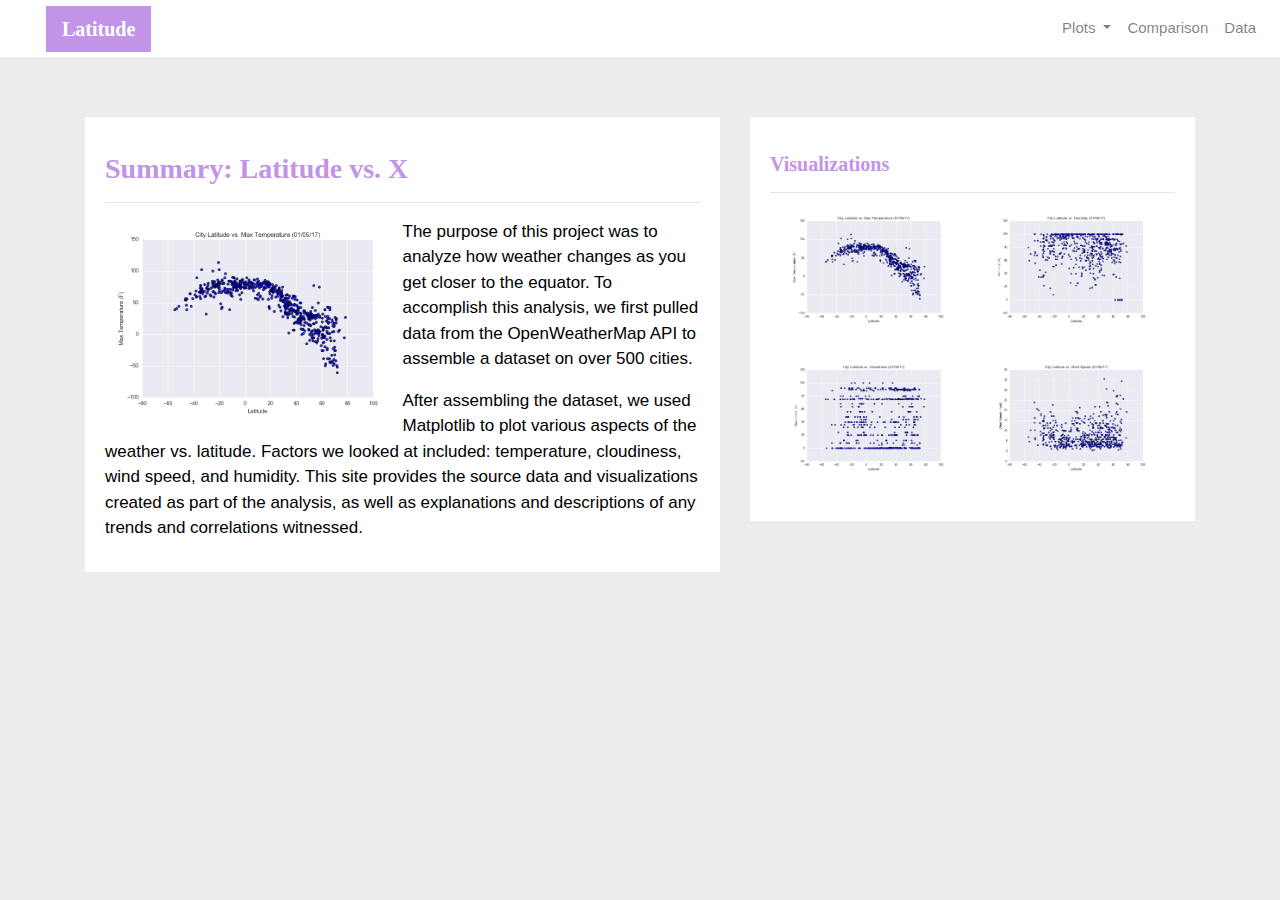
<file: index.html>
<!DOCTYPE html>
<html>

<head>
  <meta charset="utf-8" />
  <meta http-equiv="X-UA-Compatible" content="IE=edge">
  <title>Weather Data </title>
  <meta name="viewport" content="width=device-width, initial-scale=1">

  <!-- Bootstrap CSS -->
  <link rel="stylesheet" href="https://maxcdn.bootstrapcdn.com/bootstrap/4.0.0/css/bootstrap.min.css" integrity="sha384-Gn5384xqQ1aoWXA+058RXPxPg6fy4IWvTNh0E263XmFcJlSAwiGgFAW/dAiS6JXm"
    crossorigin="anonymous">

  <!--CSS Link-->
  <link rel="stylesheet" type="text/css" href="style.css">

</head>

<body>
  <!-- Navigation Section -->
  <div class="navigation">
    <nav class="navbar navbar-expand-lg navbar-light">
      <a class="navbar-brand" style="background-color: #c294e7;" href="index.html">Latitude</a>
      <button class="navbar-toggler  border border-white" type="button" data-toggle="collapse" data-target="#navbarNavDropdown"
        aria-controls="navbarNavDropdown" aria-expanded="false" aria-label="Toggle navigation">
        <span class="navbar-toggler-icon"></span>
      </button>
      <div class="collapse navbar-collapse" id="navbarNavDropdown">
        <ul class="navbar-nav ml-auto">
          
          <li class="nav-item dropdown">
            <a class="nav-link dropdown-toggle" href="#" id="navbarDropdownMenuLink" data-toggle="dropdown"
              aria-haspopup="true" aria-expanded="false">
              Plots
            </a>
            <div class="dropdown-menu" aria-labelledby="navbarDropdownMenuLink">
              <a class="dropdown-item" href="max_temperature.html">Max Temperature</a>
              <a class="dropdown-item" href="humidity.html">Humidity</a>
              <a class="dropdown-item" href="cloudiness.html">Cloudiness</a>
              <a class="dropdown-item" href="wind_speed.html">Wind Speed</a>
            </div>
          </li>
          <li class="nav-item">
            <a class="nav-link" href="comparisons.html">Comparison</a>
          </li>
          <li class="nav-item">
            <a class="nav-link" href="data.html">Data</a>
          </li>

        </ul>
      </div>
    </nav>
  </div>
  <!-- Content Section -->
  <div class="container">
    <div class="row">
      <div class="col-lg-7 col-md-12">
        <!-- Left box  -->
        <div class="box">
          <h3 class="title">Summary: Latitude vs. X</h3>
          <hr>
          <img src="Resources/assets/images/Fig1.png" class="vizualization rounded float-left" alt="Max Temperature Graph">
          <p>The purpose of this project was to analyze how weather changes as you get closer to the equator. To
            accomplish this analysis, we first pulled data from the OpenWeatherMap API to assemble a dataset on over
            500 cities.</p>
          <p>After assembling the dataset, we used Matplotlib to plot various aspects of the weather vs. latitude.
            Factors we looked at included: temperature, cloudiness, wind speed, and humidity. This site provides the
            source data and visualizations created as part of the analysis, as well as explanations and descriptions of
            any trends and correlations witnessed.</p>
        </div>
      </div>
      <div class="col-lg-5 col-md-12">
        <!-- Right Box -->
        <div class="box">
          <h5 class="title">Visualizations</h5>
          <hr>


          <div class="container">
            <div class="row" style="padding-bottom: 30px;">
              <div class="col-6">
                <a href="max_temperature.html">
                  <img class="panel" src="Resources/assets/images/Fig1.png" alt="Max Temperature Image">
                </a>
              </div>
              <div class="col-6">
                <a href="humidity.html">
                  <img class="panel" src="Resources/assets/images/Fig2.png" alt="Humidity Graph">
                </a>
              </div>
            </div>

            <div class="row" style="padding-bottom: 30px;">
              <div class="col-6">
                <a href="cloudiness.html">
                  <img class="panel" src="Resources/assets/images/Fig3.png" alt="Cloudiness Graph">
                </a>
              </div>
              <div class="col-6">
                <a href="wind_speed.html">
                  <img class="panel" src="Resources/assets/images/Fig4.png" alt="Wind Speed Graph">
                </a>
              </div>


            </div>
          </div>


        </div>
      </div>
    </div>
  </div>
 
  <!-- Bootstrap JS -->
  <script src="https://code.jquery.com/jquery-3.2.1.slim.min.js" integrity="sha384-KJ3o2DKtIkvYIK3UENzmM7KCkRr/rE9/Qpg6aAZGJwFDMVNA/GpGFF93hXpG5KkN"
    crossorigin="anonymous"></script>
  <script src="https://cdnjs.cloudflare.com/ajax/libs/popper.js/1.12.9/umd/popper.min.js" integrity="sha384-ApNbgh9B+Y1QKtv3Rn7W3mgPxhU9K/ScQsAP7hUibX39j7fakFPskvXusvfa0b4Q"
    crossorigin="anonymous"></script>
  <script src="https://maxcdn.bootstrapcdn.com/bootstrap/4.0.0/js/bootstrap.min.js" integrity="sha384-JZR6Spejh4U02d8jOt6vLEHfe/JQGiRRSQQxSfFWpi1MquVdAyjUar5+76PVCmYl"
    crossorigin="anonymous"></script>

</body>

</html>
</file>
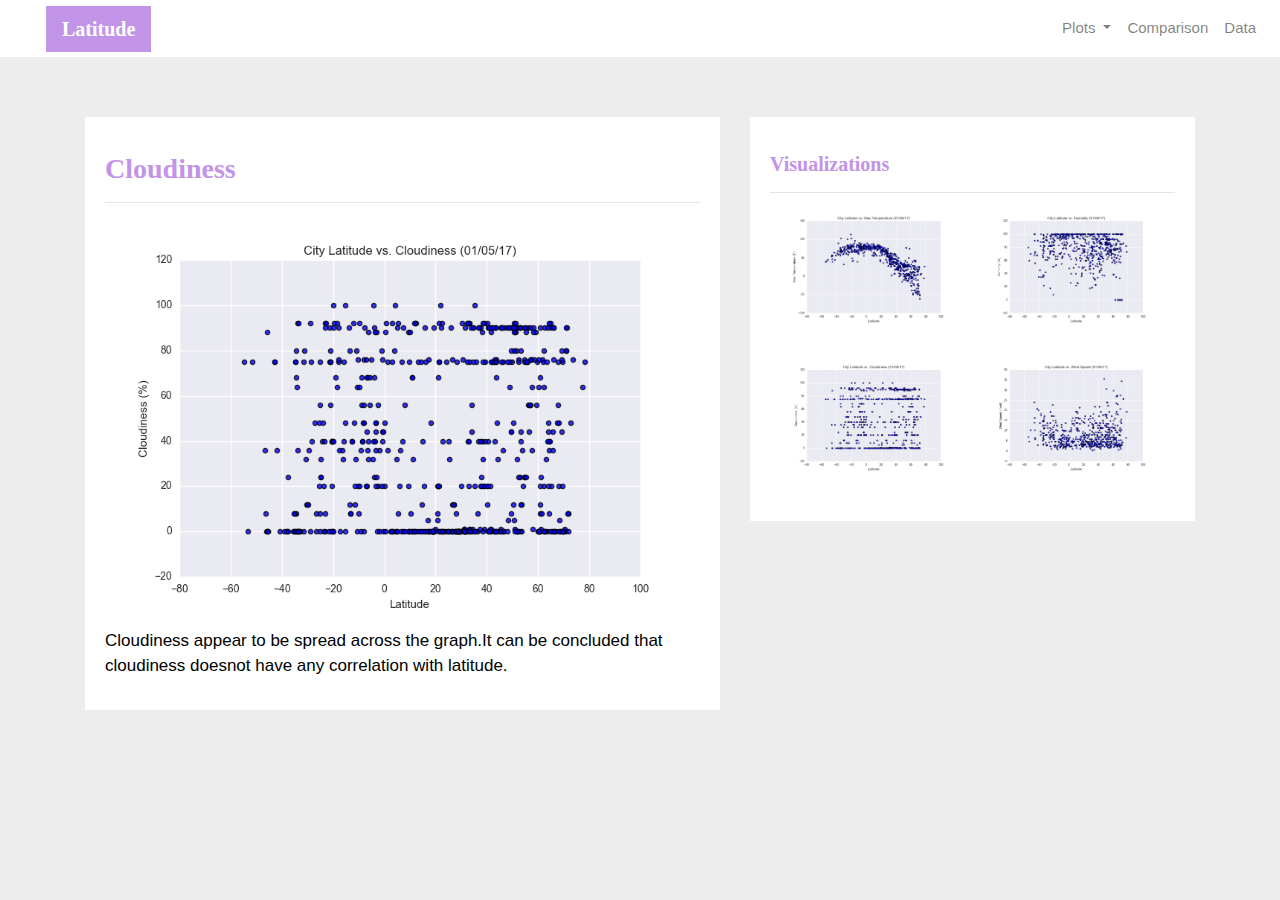
<file: cloudiness.html>
<!DOCTYPE html>
<html>

<head>
  <meta charset="utf-8" />
  <meta http-equiv="X-UA-Compatible" content="IE=edge">
  <title>Weather Data </title>
  <meta name="viewport" content="width=device-width, initial-scale=1">

  <!-- Bootstrap CSS -->
  <link rel="stylesheet" href="https://maxcdn.bootstrapcdn.com/bootstrap/4.0.0/css/bootstrap.min.css" integrity="sha384-Gn5384xqQ1aoWXA+058RXPxPg6fy4IWvTNh0E263XmFcJlSAwiGgFAW/dAiS6JXm"
    crossorigin="anonymous">

  <!--CSS Link-->
  <link rel="stylesheet" type="text/css" href="style.css">

</head>

<body>
  <!-- Navigation Section -->
  <div class="navigation">
    <nav class="navbar navbar-expand-lg navbar-light">
      <a class="navbar-brand" style="background-color: #c294e7;" href="index.html">Latitude</a>
      <button class="navbar-toggler  border border-white" type="button" data-toggle="collapse" data-target="#navbarNavDropdown"
        aria-controls="navbarNavDropdown" aria-expanded="false" aria-label="Toggle navigation">
        <span class="navbar-toggler-icon"></span>
      </button>
      <div class="collapse navbar-collapse" id="navbarNavDropdown">
        <ul class="navbar-nav ml-auto">
          
          <li class="nav-item dropdown">
            <a class="nav-link dropdown-toggle" href="#" id="navbarDropdownMenuLink" data-toggle="dropdown"
              aria-haspopup="true" aria-expanded="false">
              Plots
            </a>
            <div class="dropdown-menu" aria-labelledby="navbarDropdownMenuLink">
              <a class="dropdown-item" href="max_temperature.html">Max Temperature</a>
              <a class="dropdown-item" href="humidity.html">Humidity</a>
              <a class="dropdown-item" href="cloudiness.html">Cloudiness</a>
              <a class="dropdown-item" href="wind_speed.html">Wind Speed</a>
            </div>
          </li>
          <li class="nav-item">
            <a class="nav-link" href="comparisons.html">Comparison</a>
          </li>
          <li class="nav-item">
            <a class="nav-link" href="data.html">Data</a>
          </li>

        </ul>
      </div>
    </nav>
  </div>
  
  <!-- Content Section -->
  <div class="container">
    <div class="row">
      <div class="col-lg-7 col-md-12">
        <!-- Left box  -->
        <div class="box">
          <h3 class="title">Cloudiness</h3>
          <hr>
          <img src="Resources/assets/images/Fig3.png"  alt="Cloudiness Graph">
          <p>Cloudiness appear to be spread across the graph.It can be concluded that cloudiness 
              doesnot have any correlation with latitude.
          </p>
        </div>
      </div>
      <div class="col-lg-5 col-md-12">
        <!-- Right Box -->
        <div class="box">
          <h5 class="title">Visualizations</h5>
          <hr>


          <div class="container">
            <div class="row" style="padding-bottom: 30px;">
              <div class="col-6">
                <a href="max_temperature.html">
                  <img class="panel" src="Resources/assets/images/Fig1.png" alt="Max Temperature Image">
                </a>
              </div>
              <div class="col-6">
                <a href="humidity.html">
                  <img class="panel" src="Resources/assets/images/Fig2.png" alt="Humidity Graph">
                </a>
              </div>
            </div>

            <div class="row" style="padding-bottom: 30px;">
              <div class="col-6">
                <a href="cloudiness.html">
                  <img class="panel" src="Resources/assets/images/Fig3.png" alt="Cloudiness Graph">
                </a>
              </div>
              <div class="col-6">
                <a href="wind_speed.html">
                    <img class="panel" src="Resources/assets/images/Fig4.png" alt="Wind Speed Graph">
                </a>
              </div>            
            </div>


          </div>
        </div>       
      </div>
    </div><!--div row-->
  </div><!--div container-->

<!-- Bootstrap JS -->
<script src="https://code.jquery.com/jquery-3.2.1.slim.min.js" integrity="sha384-KJ3o2DKtIkvYIK3UENzmM7KCkRr/rE9/Qpg6aAZGJwFDMVNA/GpGFF93hXpG5KkN"
crossorigin="anonymous"></script>
<script src="https://cdnjs.cloudflare.com/ajax/libs/popper.js/1.12.9/umd/popper.min.js" integrity="sha384-ApNbgh9B+Y1QKtv3Rn7W3mgPxhU9K/ScQsAP7hUibX39j7fakFPskvXusvfa0b4Q"
crossorigin="anonymous"></script>
<script src="https://maxcdn.bootstrapcdn.com/bootstrap/4.0.0/js/bootstrap.min.js" integrity="sha384-JZR6Spejh4U02d8jOt6vLEHfe/JQGiRRSQQxSfFWpi1MquVdAyjUar5+76PVCmYl"
crossorigin="anonymous"></script>

</body>

</html>
</file>
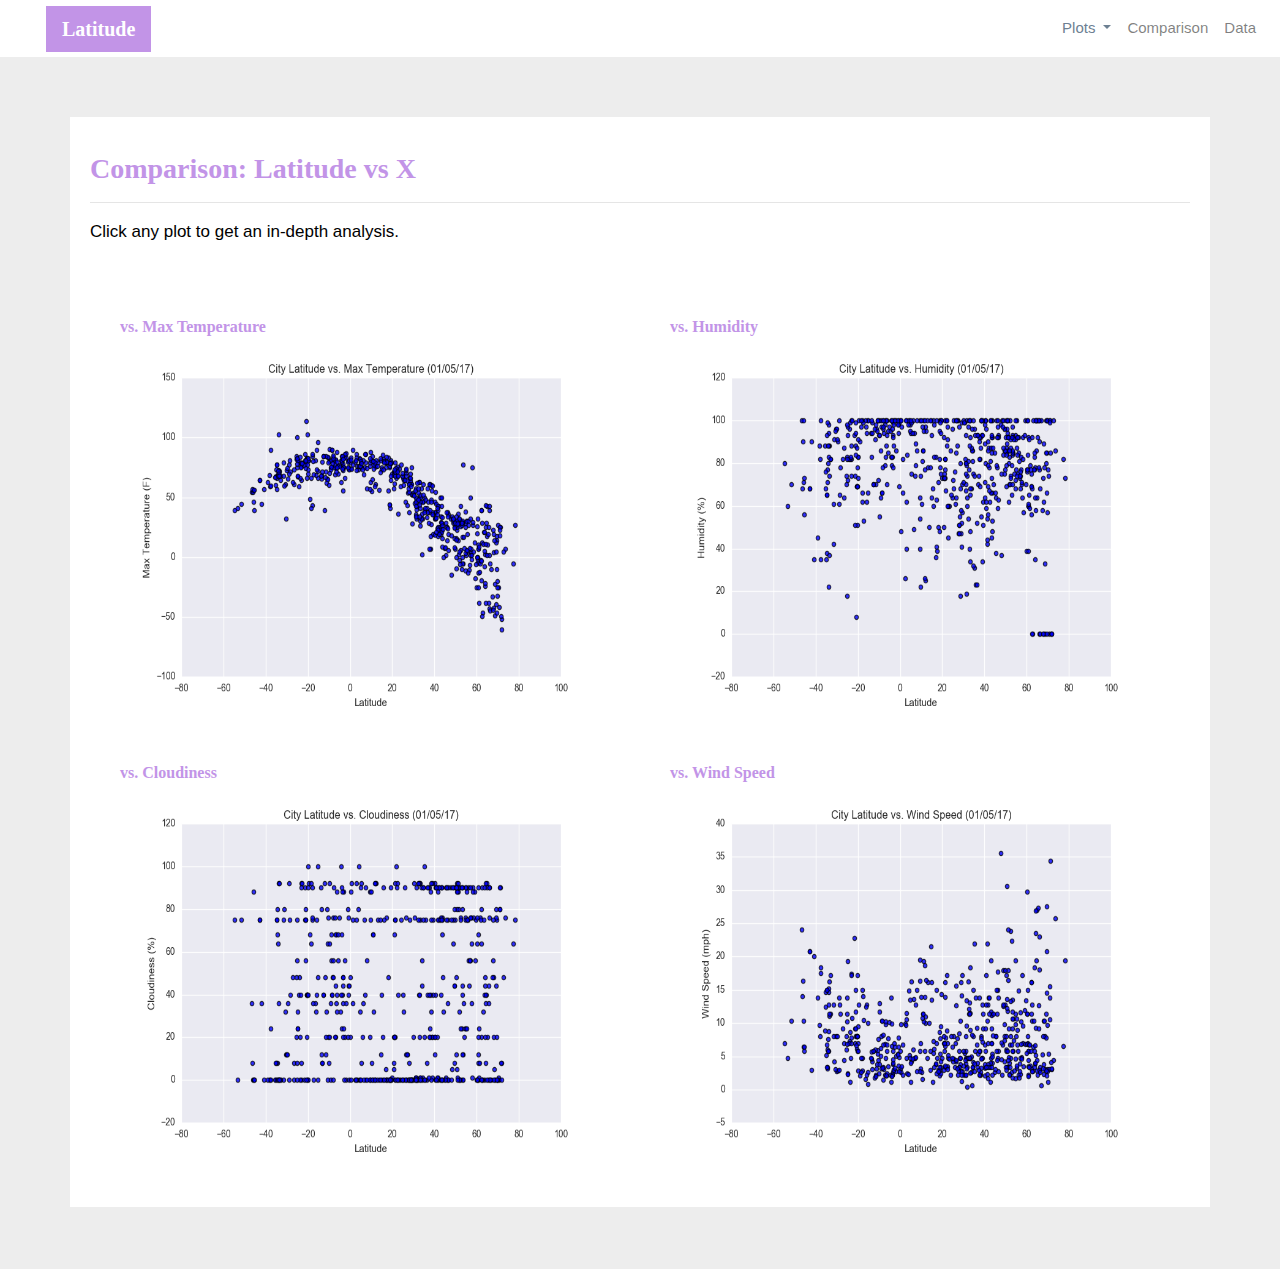
<file: comparisons.html>
<!DOCTYPE html>
<html>

<head>
  <meta charset="utf-8" />
  <meta http-equiv="X-UA-Compatible" content="IE=edge">
  <title>Weather Data</title>
  <meta name="viewport" content="width=device-width, initial-scale=1">

  <!-- Bootstrap CSS -->
  <link rel="stylesheet" href="https://maxcdn.bootstrapcdn.com/bootstrap/4.0.0/css/bootstrap.min.css" integrity="sha384-Gn5384xqQ1aoWXA+058RXPxPg6fy4IWvTNh0E263XmFcJlSAwiGgFAW/dAiS6JXm"
    crossorigin="anonymous">

  <!--CSS Link-->
  <link rel="stylesheet" type="text/css" href="style.css">

</head>

<body>
  <!-- Navigation Section -->
  <div class="navigation">
    <nav class="navbar navbar-expand-lg navbar-light">
      <a class="navbar-brand" style="background-color: #c294e7;" href="index.html">Latitude</a>
      <button class="navbar-toggler  border border-white" type="button" data-toggle="collapse" data-target="#navbarNavDropdown"
        aria-controls="navbarNavDropdown" aria-expanded="false" aria-label="Toggle navigation">
        <span class="navbar-toggler-icon"></span>
      </button>
      <div class="collapse navbar-collapse" id="navbarNavDropdown">
        <ul class="navbar-nav ml-auto">
          <li class="nav-item dropdown">
            <a class="nav-link dropdown-toggle" href="#" id="navbarDropdownMenuLink" data-toggle="dropdown"
              aria-haspopup="true" aria-expanded="false" style="color: #6D8092">
              Plots
            </a>
            <div class="dropdown-menu" aria-labelledby="navbarDropdownMenuLink">
              <a class="dropdown-item" href="max_temperature.html">Max Temperature</a>
              <a class="dropdown-item" href="humidity.html">Humidity</a>
              <a class="dropdown-item" href="cloudiness.html">Cloudiness</a>
              <a class="dropdown-item" href="wind_speed.html">Wind Speed</a>
            </div>
          </li>
          <li class="nav-item">
            <a class="nav-link" href="comparisons.html">Comparison</a>
          </li>
          <li class="nav-item">
            <a class="nav-link" href="data.html">Data</a>
          </li>

        </ul>
      </div>
    </nav>
  </div>
  <!-- Content Section -->
  <div class="container">
    <div class="row">
      <div>
        <!-- Left box  -->
        <div class="box">
          <h3 class="title">Comparison: Latitude vs X</h3>
          <hr>
          <p>Click any plot to get an in-depth analysis.</p>
          <div class="container" style="padding-bottom: 40px;">
            <div class="row">
              <div class="col-lg-6" style="padding: 30px;">
                <div class="title">vs. Max Temperature</div>
                <a href="max_temperature.html">
                  <img class="panel" src="Resources/assets/images/Fig1.png" alt="Max Temperature Image">
                </a>
              </div>
              <div class="col-lg-6" style="padding: 30px;">
                <div class="title">vs. Humidity</div>
                <a href="humidity.html">
                  <img class="panel" src="Resources/assets/images/Fig2.png" alt="Humidity Graph">
                </a>
              </div>
            </div>

            <div class="row">
              <div class="col-lg-6" style="padding: 30px;">
                <div class="title">vs. Cloudiness</div>
                <a href="cloudiness.html">
                  <img class="panel" src="Resources/assets/images/Fig3.png" alt="Cloudiness Graph">
                </a>

              </div>
              <div class="col-lg-6" style="padding: 30px;">
                <div class="title">vs. Wind Speed</div>
                <a href="wind_speed.html">
                  <img class="panel" src="Resources/assets/images/Fig4.png" alt="Wind Speed Graph">
                </a>
              </div>
            </div>
          </div>
        </div>
      </div>
    </div>
  </div>

    <!-- Bootstrap JS -->
  <script src="https://code.jquery.com/jquery-3.2.1.slim.min.js" integrity="sha384-KJ3o2DKtIkvYIK3UENzmM7KCkRr/rE9/Qpg6aAZGJwFDMVNA/GpGFF93hXpG5KkN"
    crossorigin="anonymous"></script>
  <script src="https://cdnjs.cloudflare.com/ajax/libs/popper.js/1.12.9/umd/popper.min.js" integrity="sha384-ApNbgh9B+Y1QKtv3Rn7W3mgPxhU9K/ScQsAP7hUibX39j7fakFPskvXusvfa0b4Q"
    crossorigin="anonymous"></script>
  <script src="https://maxcdn.bootstrapcdn.com/bootstrap/4.0.0/js/bootstrap.min.js" integrity="sha384-JZR6Spejh4U02d8jOt6vLEHfe/JQGiRRSQQxSfFWpi1MquVdAyjUar5+76PVCmYl"
    crossorigin="anonymous"></script>

</body>

</html>
</file>
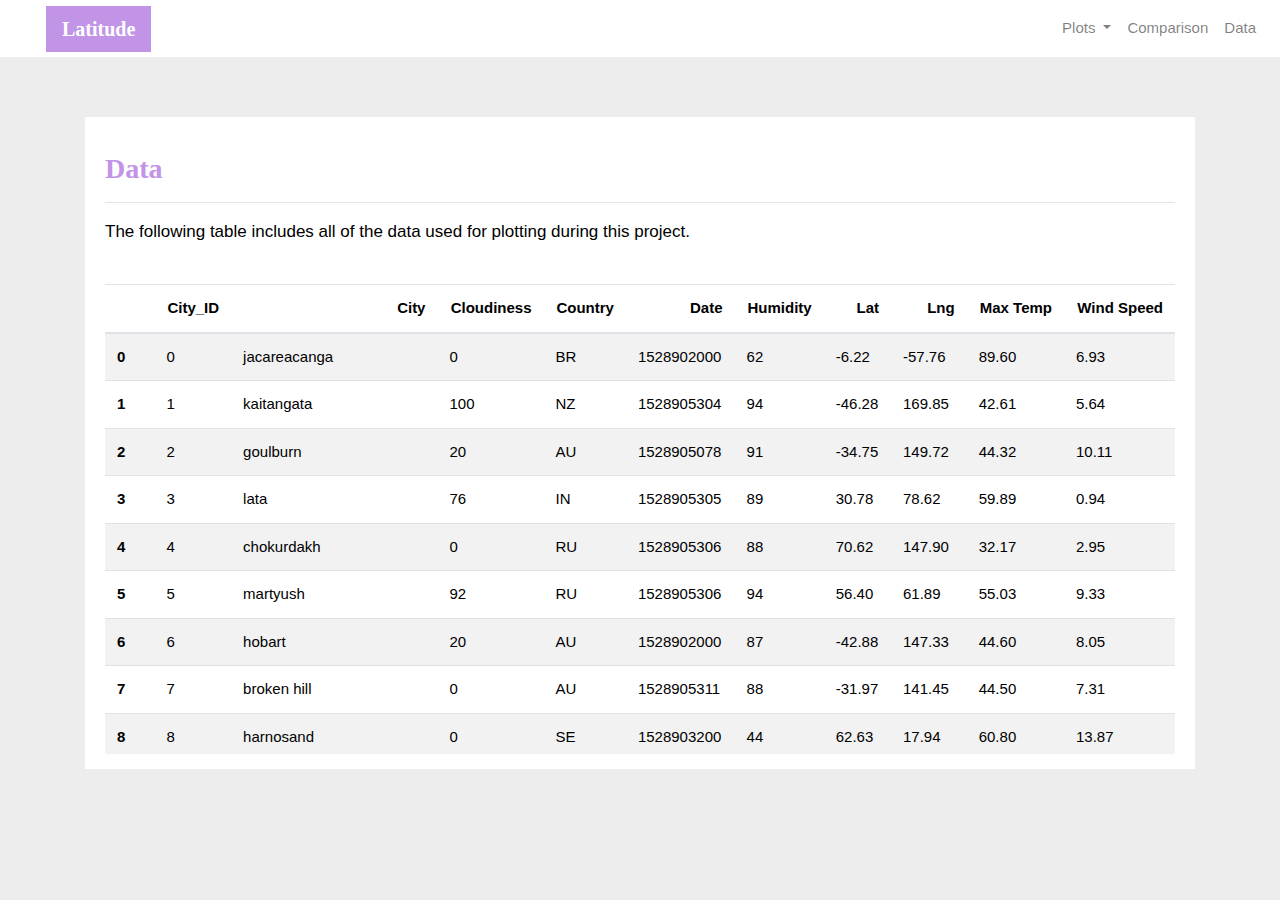
<file: data.html>
<!DOCTYPE html>
<html>

<head>
  <meta charset="utf-8" />
  <meta http-equiv="X-UA-Compatible" content="IE=edge">
  <title>Weather Data </title>
  <meta name="viewport" content="width=device-width, initial-scale=1">

  <!-- Bootstrap CSS -->
  <link rel="stylesheet" href="https://maxcdn.bootstrapcdn.com/bootstrap/4.0.0/css/bootstrap.min.css" integrity="sha384-Gn5384xqQ1aoWXA+058RXPxPg6fy4IWvTNh0E263XmFcJlSAwiGgFAW/dAiS6JXm"
    crossorigin="anonymous">

  <!--CSS Link-->
  <link rel="stylesheet" type="text/css" href="style.css">

</head>

<body>
  <!-- Navigation Section -->
  <div class="navigation">
    <nav class="navbar navbar-expand-lg navbar-light">
      <a class="navbar-brand" style="background-color: #c294e7;" href="index.html">Latitude</a>
      <button class="navbar-toggler  border border-white" type="button" data-toggle="collapse" data-target="#navbarNavDropdown"
        aria-controls="navbarNavDropdown" aria-expanded="false" aria-label="Toggle navigation">
        <span class="navbar-toggler-icon"></span>
      </button>
      <div class="collapse navbar-collapse" id="navbarNavDropdown">
        <ul class="navbar-nav ml-auto">
          
          <li class="nav-item dropdown">
            <a class="nav-link dropdown-toggle" href="#" id="navbarDropdownMenuLink" data-toggle="dropdown"
              aria-haspopup="true" aria-expanded="false">
              Plots
            </a>
            <div class="dropdown-menu" aria-labelledby="navbarDropdownMenuLink">
              <a class="dropdown-item" href="max_temperature.html">Max Temperature</a>
              <a class="dropdown-item" href="humidity.html">Humidity</a>
              <a class="dropdown-item" href="cloudiness.html">Cloudiness</a>
              <a class="dropdown-item" href="wind_speed.html">Wind Speed</a>
            </div>
          </li>
          <li class="nav-item">
            <a class="nav-link" href="comparisons.html">Comparison</a>
          </li>
          <li class="nav-item">
            <a class="nav-link" href="data.html">Data</a>
          </li>

        </ul>
      </div>
    </nav>
  </div>
  <!-- Content Section -->
  <div class="container">
    <div class="box">
      <h3 class="title">Data</h3>
      <hr>
      <p>The following table includes all of the data used for plotting during this project.</p>
      <br>
      <div class="table-responsive" style="overflow-x:auto; overflow-y:auto; max-height:470px; max-width: auto;">
        <table border="1" class="dataframe">
          <table class="table table-striped">
            <thead>
              <tr style="text-align: right;">
                <th></th>
                <th>City_ID</th>
                <th>City</th>
                <th>Cloudiness</th>
                <th>Country</th>
                <th>Date</th>
                <th>Humidity</th>
                <th>Lat</th>
                <th>Lng</th>
                <th>Max Temp</th>
                <th>Wind Speed</th>
              </tr>
            </thead>
            <tbody>
              <tr>
                <th>0</th>
                <td>0</td>
                <td>jacareacanga</td>
                <td>0</td>
                <td>BR</td>
                <td>1528902000</td>
                <td>62</td>
                <td>-6.22</td>
                <td>-57.76</td>
                <td>89.60</td>
                <td>6.93</td>
              </tr>
              <tr>
                <th>1</th>
                <td>1</td>
                <td>kaitangata</td>
                <td>100</td>
                <td>NZ</td>
                <td>1528905304</td>
                <td>94</td>
                <td>-46.28</td>
                <td>169.85</td>
                <td>42.61</td>
                <td>5.64</td>
              </tr>
              <tr>
                <th>2</th>
                <td>2</td>
                <td>goulburn</td>
                <td>20</td>
                <td>AU</td>
                <td>1528905078</td>
                <td>91</td>
                <td>-34.75</td>
                <td>149.72</td>
                <td>44.32</td>
                <td>10.11</td>
              </tr>
              <tr>
                <th>3</th>
                <td>3</td>
                <td>lata</td>
                <td>76</td>
                <td>IN</td>
                <td>1528905305</td>
                <td>89</td>
                <td>30.78</td>
                <td>78.62</td>
                <td>59.89</td>
                <td>0.94</td>
              </tr>
              <tr>
                <th>4</th>
                <td>4</td>
                <td>chokurdakh</td>
                <td>0</td>
                <td>RU</td>
                <td>1528905306</td>
                <td>88</td>
                <td>70.62</td>
                <td>147.90</td>
                <td>32.17</td>
                <td>2.95</td>
              </tr>
              <tr>
                <th>5</th>
                <td>5</td>
                <td>martyush</td>
                <td>92</td>
                <td>RU</td>
                <td>1528905306</td>
                <td>94</td>
                <td>56.40</td>
                <td>61.89</td>
                <td>55.03</td>
                <td>9.33</td>
              </tr>
              <tr>
                <th>6</th>
                <td>6</td>
                <td>hobart</td>
                <td>20</td>
                <td>AU</td>
                <td>1528902000</td>
                <td>87</td>
                <td>-42.88</td>
                <td>147.33</td>
                <td>44.60</td>
                <td>8.05</td>
              </tr>
              <tr>
                <th>7</th>
                <td>7</td>
                <td>broken hill</td>
                <td>0</td>
                <td>AU</td>
                <td>1528905311</td>
                <td>88</td>
                <td>-31.97</td>
                <td>141.45</td>
                <td>44.50</td>
                <td>7.31</td>
              </tr>
              <tr>
                <th>8</th>
                <td>8</td>
                <td>harnosand</td>
                <td>0</td>
                <td>SE</td>
                <td>1528903200</td>
                <td>44</td>
                <td>62.63</td>
                <td>17.94</td>
                <td>60.80</td>
                <td>13.87</td>
              </tr>
              <tr>
                <th>9</th>
                <td>9</td>
                <td>tuatapere</td>
                <td>0</td>
                <td>NZ</td>
                <td>1528905312</td>
                <td>100</td>
                <td>-46.13</td>
                <td>167.69</td>
                <td>38.92</td>
                <td>3.40</td>
              </tr>
              <tr>
                <th>10</th>
                <td>10</td>
                <td>puerto ayora</td>
                <td>90</td>
                <td>EC</td>
                <td>1528902000</td>
                <td>69</td>
                <td>-0.74</td>
                <td>-90.35</td>
                <td>77.00</td>
                <td>13.87</td>
              </tr>
              <tr>
                <th>11</th>
                <td>11</td>
                <td>havre-saint-pierre</td>
                <td>75</td>
                <td>CA</td>
                <td>1528902000</td>
                <td>58</td>
                <td>50.23</td>
                <td>-63.60</td>
                <td>53.60</td>
                <td>19.46</td>
              </tr>
              <tr>
                <th>12</th>
                <td>12</td>
                <td>punta arenas</td>
                <td>0</td>
                <td>CL</td>
                <td>1528902000</td>
                <td>100</td>
                <td>-53.16</td>
                <td>-70.91</td>
                <td>35.60</td>
                <td>9.17</td>
              </tr>
              <tr>
                <th>13</th>
                <td>13</td>
                <td>tasiilaq</td>
                <td>75</td>
                <td>GL</td>
                <td>1528901400</td>
                <td>60</td>
                <td>65.61</td>
                <td>-37.64</td>
                <td>39.20</td>
                <td>2.24</td>
              </tr>
              <tr>
                <th>14</th>
                <td>14</td>
                <td>chapais</td>
                <td>40</td>
                <td>CA</td>
                <td>1528902000</td>
                <td>38</td>
                <td>49.78</td>
                <td>-74.86</td>
                <td>59.00</td>
                <td>10.29</td>
              </tr>
              <tr>
                <th>15</th>
                <td>15</td>
                <td>avarua</td>
                <td>40</td>
                <td>CK</td>
                <td>1528902000</td>
                <td>56</td>
                <td>-21.21</td>
                <td>-159.78</td>
                <td>73.40</td>
                <td>10.29</td>
              </tr>
              <tr>
                <th>16</th>
                <td>16</td>
                <td>hofn</td>
                <td>75</td>
                <td>IS</td>
                <td>1528902000</td>
                <td>87</td>
                <td>64.25</td>
                <td>-15.21</td>
                <td>51.80</td>
                <td>8.05</td>
              </tr>
              <tr>
                <th>17</th>
                <td>17</td>
                <td>yukamenskoye</td>
                <td>92</td>
                <td>RU</td>
                <td>1528905315</td>
                <td>98</td>
                <td>57.89</td>
                <td>52.24</td>
                <td>56.65</td>
                <td>10.22</td>
              </tr>
              <tr>
                <th>18</th>
                <td>18</td>
                <td>khandbari</td>
                <td>80</td>
                <td>NP</td>
                <td>1528905315</td>
                <td>67</td>
                <td>27.38</td>
                <td>87.21</td>
                <td>44.59</td>
                <td>1.39</td>
              </tr>
              <tr>
                <th>19</th>
                <td>19</td>
                <td>bethel</td>
                <td>1</td>
                <td>US</td>
                <td>1528901580</td>
                <td>93</td>
                <td>60.79</td>
                <td>-161.76</td>
                <td>44.60</td>
                <td>8.05</td>
              </tr>
              <tr>
                <th>20</th>
                <td>20</td>
                <td>ushuaia</td>
                <td>75</td>
                <td>AR</td>
                <td>1528902000</td>
                <td>64</td>
                <td>-54.81</td>
                <td>-68.31</td>
                <td>41.00</td>
                <td>3.36</td>
              </tr>
              <tr>
                <th>21</th>
                <td>21</td>
                <td>east london</td>
                <td>0</td>
                <td>ZA</td>
                <td>1528902000</td>
                <td>37</td>
                <td>-33.02</td>
                <td>27.91</td>
                <td>69.80</td>
                <td>5.82</td>
              </tr>
              <tr>
                <th>22</th>
                <td>22</td>
                <td>bluff</td>
                <td>76</td>
                <td>AU</td>
                <td>1528905321</td>
                <td>76</td>
                <td>-23.58</td>
                <td>149.07</td>
                <td>61.96</td>
                <td>4.74</td>
              </tr>
              <tr>
                <th>23</th>
                <td>23</td>
                <td>mount isa</td>
                <td>75</td>
                <td>AU</td>
                <td>1528902000</td>
                <td>100</td>
                <td>-20.73</td>
                <td>139.49</td>
                <td>64.40</td>
                <td>3.29</td>
              </tr>
              <tr>
                <th>24</th>
                <td>24</td>
                <td>pevek</td>
                <td>0</td>
                <td>RU</td>
                <td>1528905321</td>
                <td>71</td>
                <td>69.70</td>
                <td>170.27</td>
                <td>36.94</td>
                <td>6.98</td>
              </tr>
              <tr>
                <th>25</th>
                <td>25</td>
                <td>gao</td>
                <td>24</td>
                <td>ML</td>
                <td>1528905321</td>
                <td>16</td>
                <td>16.28</td>
                <td>-0.04</td>
                <td>110.02</td>
                <td>4.97</td>
              </tr>
              <tr>
                <th>26</th>
                <td>26</td>
                <td>cabo san lucas</td>
                <td>75</td>
                <td>MX</td>
                <td>1528901160</td>
                <td>74</td>
                <td>22.89</td>
                <td>-109.91</td>
                <td>84.20</td>
                <td>10.29</td>
              </tr>
              <tr>
                <th>27</th>
                <td>27</td>
                <td>sao filipe</td>
                <td>0</td>
                <td>CV</td>
                <td>1528905323</td>
                <td>88</td>
                <td>14.90</td>
                <td>-24.50</td>
                <td>75.73</td>
                <td>13.02</td>
              </tr>
              <tr>
                <th>28</th>
                <td>28</td>
                <td>tiksi</td>
                <td>44</td>
                <td>RU</td>
                <td>1528905298</td>
                <td>58</td>
                <td>71.64</td>
                <td>128.87</td>
                <td>57.73</td>
                <td>10.11</td>
              </tr>
              <tr>
                <th>29</th>
                <td>29</td>
                <td>busselton</td>
                <td>92</td>
                <td>AU</td>
                <td>1528905323</td>
                <td>100</td>
                <td>-33.64</td>
                <td>115.35</td>
                <td>60.43</td>
                <td>10.56</td>
              </tr>
              <tr>
                <th>30</th>
                <td>30</td>
                <td>alofi</td>
                <td>76</td>
                <td>NU</td>
                <td>1528902000</td>
                <td>88</td>
                <td>-19.06</td>
                <td>-169.92</td>
                <td>71.60</td>
                <td>3.36</td>
              </tr>
              <tr>
                <th>31</th>
                <td>31</td>
                <td>ola</td>
                <td>75</td>
                <td>RU</td>
                <td>1528902000</td>
                <td>100</td>
                <td>59.58</td>
                <td>151.30</td>
                <td>42.80</td>
                <td>7.76</td>
              </tr>
              <tr>
                <th>32</th>
                <td>32</td>
                <td>atar</td>
                <td>20</td>
                <td>MR</td>
                <td>1528902000</td>
                <td>19</td>
                <td>20.52</td>
                <td>-13.05</td>
                <td>91.40</td>
                <td>9.17</td>
              </tr>
              <tr>
                <th>33</th>
                <td>33</td>
                <td>rikitea</td>
                <td>0</td>
                <td>PF</td>
                <td>1528905325</td>
                <td>100</td>
                <td>-23.12</td>
                <td>-134.97</td>
                <td>73.57</td>
                <td>8.66</td>
              </tr>
              <tr>
                <th>34</th>
                <td>34</td>
                <td>hermanus</td>
                <td>0</td>
                <td>ZA</td>
                <td>1528905325</td>
                <td>24</td>
                <td>-34.42</td>
                <td>19.24</td>
                <td>77.17</td>
                <td>8.66</td>
              </tr>
              <tr>
                <th>35</th>
                <td>35</td>
                <td>ponta delgada</td>
                <td>75</td>
                <td>PT</td>
                <td>1528903800</td>
                <td>88</td>
                <td>37.73</td>
                <td>-25.67</td>
                <td>71.60</td>
                <td>12.75</td>
              </tr>
              <tr>
                <th>36</th>
                <td>36</td>
                <td>bambari</td>
                <td>24</td>
                <td>CF</td>
                <td>1528905326</td>
                <td>84</td>
                <td>5.77</td>
                <td>20.68</td>
                <td>81.85</td>
                <td>7.65</td>
              </tr>
              <tr>
                <th>37</th>
                <td>37</td>
                <td>cap malheureux</td>
                <td>75</td>
                <td>MU</td>
                <td>1528902000</td>
                <td>69</td>
                <td>-19.98</td>
                <td>57.61</td>
                <td>75.20</td>
                <td>14.99</td>
              </tr>
              <tr>
                <th>38</th>
                <td>38</td>
                <td>puerto escondido</td>
                <td>75</td>
                <td>MX</td>
                <td>1528901100</td>
                <td>65</td>
                <td>15.86</td>
                <td>-97.07</td>
                <td>80.60</td>
                <td>3.36</td>
              </tr>
              <tr>
                <th>39</th>
                <td>39</td>
                <td>qaanaaq</td>
                <td>32</td>
                <td>GL</td>
                <td>1528905330</td>
                <td>100</td>
                <td>77.48</td>
                <td>-69.36</td>
                <td>31.45</td>
                <td>6.31</td>
              </tr>
              <tr>
                <th>40</th>
                <td>40</td>
                <td>new norfolk</td>
                <td>20</td>
                <td>AU</td>
                <td>1528902000</td>
                <td>87</td>
                <td>-42.78</td>
                <td>147.06</td>
                <td>44.60</td>
                <td>8.05</td>
              </tr>
              <tr>
                <th>41</th>
                <td>41</td>
                <td>najran</td>
                <td>40</td>
                <td>SA</td>
                <td>1528902000</td>
                <td>13</td>
                <td>17.54</td>
                <td>44.22</td>
                <td>98.60</td>
                <td>11.41</td>
              </tr>
              <tr>
                <th>42</th>
                <td>42</td>
                <td>isla mujeres</td>
                <td>90</td>
                <td>MX</td>
                <td>1528904340</td>
                <td>100</td>
                <td>21.23</td>
                <td>-86.73</td>
                <td>75.20</td>
                <td>16.11</td>
              </tr>
              <tr>
                <th>43</th>
                <td>43</td>
                <td>mar del plata</td>
                <td>0</td>
                <td>AR</td>
                <td>1528905297</td>
                <td>100</td>
                <td>-46.43</td>
                <td>-67.52</td>
                <td>32.53</td>
                <td>7.31</td>
              </tr>
              <tr>
                <th>44</th>
                <td>44</td>
                <td>provideniya</td>
                <td>0</td>
                <td>RU</td>
                <td>1528905332</td>
                <td>91</td>
                <td>64.42</td>
                <td>-173.23</td>
                <td>40.63</td>
                <td>10.78</td>
              </tr>
              <tr>
                <th>45</th>
                <td>45</td>
                <td>jamestown</td>
                <td>12</td>
                <td>AU</td>
                <td>1528905333</td>
                <td>88</td>
                <td>-33.21</td>
                <td>138.60</td>
                <td>43.15</td>
                <td>10.89</td>
              </tr>
              <tr>
                <th>46</th>
                <td>46</td>
                <td>medicine hat</td>
                <td>20</td>
                <td>CA</td>
                <td>1528902000</td>
                <td>34</td>
                <td>50.04</td>
                <td>-110.68</td>
                <td>66.20</td>
                <td>14.99</td>
              </tr>
              <tr>
                <th>47</th>
                <td>47</td>
                <td>katsuura</td>
                <td>8</td>
                <td>JP</td>
                <td>1528905334</td>
                <td>88</td>
                <td>33.93</td>
                <td>134.50</td>
                <td>62.05</td>
                <td>7.54</td>
              </tr>
              <tr>
                <th>48</th>
                <td>48</td>
                <td>aklavik</td>
                <td>20</td>
                <td>CA</td>
                <td>1528902000</td>
                <td>53</td>
                <td>68.22</td>
                <td>-135.01</td>
                <td>51.80</td>
                <td>11.41</td>
              </tr>
              <tr>
                <th>49</th>
                <td>49</td>
                <td>tuktoyaktuk</td>
                <td>20</td>
                <td>CA</td>
                <td>1528902000</td>
                <td>61</td>
                <td>69.44</td>
                <td>-133.03</td>
                <td>46.40</td>
                <td>6.93</td>
              </tr>
              <tr>
                <th>50</th>
                <td>50</td>
                <td>kapaa</td>
                <td>90</td>
                <td>US</td>
                <td>1528901760</td>
                <td>88</td>
                <td>22.08</td>
                <td>-159.32</td>
                <td>75.20</td>
                <td>14.99</td>
              </tr>
              <tr>
                <th>51</th>
                <td>51</td>
                <td>mildura</td>
                <td>0</td>
                <td>AU</td>
                <td>1528905300</td>
                <td>92</td>
                <td>-34.18</td>
                <td>142.16</td>
                <td>45.67</td>
                <td>9.66</td>
              </tr>
              <tr>
                <th>52</th>
                <td>52</td>
                <td>souillac</td>
                <td>75</td>
                <td>FR</td>
                <td>1528903800</td>
                <td>49</td>
                <td>45.60</td>
                <td>-0.60</td>
                <td>73.40</td>
                <td>10.29</td>
              </tr>
              <tr>
                <th>53</th>
                <td>53</td>
                <td>lorengau</td>
                <td>100</td>
                <td>PG</td>
                <td>1528905336</td>
                <td>100</td>
                <td>-2.02</td>
                <td>147.27</td>
                <td>80.59</td>
                <td>3.85</td>
              </tr>
              <tr>
                <th>54</th>
                <td>54</td>
                <td>praia</td>
                <td>20</td>
                <td>BR</td>
                <td>1528902000</td>
                <td>47</td>
                <td>-20.25</td>
                <td>-43.81</td>
                <td>82.40</td>
                <td>3.36</td>
              </tr>
              <tr>
                <th>55</th>
                <td>55</td>
                <td>port alfred</td>
                <td>0</td>
                <td>ZA</td>
                <td>1528905338</td>
                <td>50</td>
                <td>-33.59</td>
                <td>26.89</td>
                <td>76.54</td>
                <td>7.20</td>
              </tr>
              <tr>
                <th>56</th>
                <td>56</td>
                <td>barranca</td>
                <td>0</td>
                <td>PE</td>
                <td>1528905339</td>
                <td>98</td>
                <td>-10.75</td>
                <td>-77.76</td>
                <td>61.87</td>
                <td>9.89</td>
              </tr>
              <tr>
                <th>57</th>
                <td>57</td>
                <td>nome</td>
                <td>40</td>
                <td>US</td>
                <td>1528902900</td>
                <td>70</td>
                <td>30.04</td>
                <td>-94.42</td>
                <td>87.80</td>
                <td>3.36</td>
              </tr>
              <tr>
                <th>58</th>
                <td>58</td>
                <td>matay</td>
                <td>0</td>
                <td>EG</td>
                <td>1528905339</td>
                <td>23</td>
                <td>28.42</td>
                <td>30.79</td>
                <td>97.69</td>
                <td>6.98</td>
              </tr>
              <tr>
                <th>59</th>
                <td>59</td>
                <td>saskylakh</td>
                <td>48</td>
                <td>RU</td>
                <td>1528905339</td>
                <td>55</td>
                <td>71.97</td>
                <td>114.09</td>
                <td>59.53</td>
                <td>5.86</td>
              </tr>
              <tr>
                <th>60</th>
                <td>60</td>
                <td>itarema</td>
                <td>0</td>
                <td>BR</td>
                <td>1528905340</td>
                <td>61</td>
                <td>-2.92</td>
                <td>-39.92</td>
                <td>88.33</td>
                <td>12.57</td>
              </tr>
              <tr>
                <th>61</th>
                <td>61</td>
                <td>butaritari</td>
                <td>56</td>
                <td>KI</td>
                <td>1528905340</td>
                <td>100</td>
                <td>3.07</td>
                <td>172.79</td>
                <td>81.13</td>
                <td>7.31</td>
              </tr>
              <tr>
                <th>62</th>
                <td>62</td>
                <td>peniche</td>
                <td>20</td>
                <td>PT</td>
                <td>1528903800</td>
                <td>64</td>
                <td>39.36</td>
                <td>-9.38</td>
                <td>75.20</td>
                <td>12.75</td>
              </tr>
              <tr>
                <th>63</th>
                <td>63</td>
                <td>beloha</td>
                <td>0</td>
                <td>MG</td>
                <td>1528905340</td>
                <td>57</td>
                <td>-25.17</td>
                <td>45.06</td>
                <td>71.95</td>
                <td>16.37</td>
              </tr>
              <tr>
                <th>64</th>
                <td>64</td>
                <td>anadyr</td>
                <td>0</td>
                <td>RU</td>
                <td>1528902000</td>
                <td>57</td>
                <td>64.73</td>
                <td>177.51</td>
                <td>48.20</td>
                <td>4.47</td>
              </tr>
              <tr>
                <th>65</th>
                <td>65</td>
                <td>luderitz</td>
                <td>12</td>
                <td>NaN</td>
                <td>1528905342</td>
                <td>64</td>
                <td>-26.65</td>
                <td>15.16</td>
                <td>64.03</td>
                <td>17.38</td>
              </tr>
              <tr>
                <th>66</th>
                <td>66</td>
                <td>rochester</td>
                <td>1</td>
                <td>US</td>
                <td>1528902960</td>
                <td>37</td>
                <td>44.02</td>
                <td>-92.46</td>
                <td>73.40</td>
                <td>6.93</td>
              </tr>
              <tr>
                <th>67</th>
                <td>67</td>
                <td>bosaso</td>
                <td>0</td>
                <td>SO</td>
                <td>1528905347</td>
                <td>86</td>
                <td>11.28</td>
                <td>49.18</td>
                <td>89.77</td>
                <td>3.96</td>
              </tr>
              <tr>
                <th>68</th>
                <td>68</td>
                <td>faanui</td>
                <td>0</td>
                <td>PF</td>
                <td>1528905347</td>
                <td>100</td>
                <td>-16.48</td>
                <td>-151.75</td>
                <td>79.96</td>
                <td>11.79</td>
              </tr>
              <tr>
                <th>69</th>
                <td>69</td>
                <td>grindavik</td>
                <td>75</td>
                <td>IS</td>
                <td>1528902000</td>
                <td>70</td>
                <td>63.84</td>
                <td>-22.43</td>
                <td>48.20</td>
                <td>5.82</td>
              </tr>
              <tr>
                <th>70</th>
                <td>70</td>
                <td>margate</td>
                <td>20</td>
                <td>AU</td>
                <td>1528902000</td>
                <td>87</td>
                <td>-43.03</td>
                <td>147.26</td>
                <td>44.60</td>
                <td>8.05</td>
              </tr>
              <tr>
                <th>71</th>
                <td>71</td>
                <td>marsh harbour</td>
                <td>88</td>
                <td>BS</td>
                <td>1528905349</td>
                <td>95</td>
                <td>26.54</td>
                <td>-77.06</td>
                <td>82.39</td>
                <td>10.00</td>
              </tr>
              <tr>
                <th>72</th>
                <td>72</td>
                <td>comodoro rivadavia</td>
                <td>40</td>
                <td>AR</td>
                <td>1528902000</td>
                <td>60</td>
                <td>-45.87</td>
                <td>-67.48</td>
                <td>42.80</td>
                <td>9.17</td>
              </tr>
              <tr>
                <th>73</th>
                <td>73</td>
                <td>upernavik</td>
                <td>92</td>
                <td>GL</td>
                <td>1528905350</td>
                <td>100</td>
                <td>72.79</td>
                <td>-56.15</td>
                <td>29.29</td>
                <td>3.74</td>
              </tr>
              <tr>
                <th>74</th>
                <td>74</td>
                <td>uige</td>
                <td>0</td>
                <td>AO</td>
                <td>1528905350</td>
                <td>29</td>
                <td>-7.61</td>
                <td>15.06</td>
                <td>86.80</td>
                <td>3.18</td>
              </tr>
              <tr>
                <th>75</th>
                <td>75</td>
                <td>bredasdorp</td>
                <td>0</td>
                <td>ZA</td>
                <td>1528902000</td>
                <td>23</td>
                <td>-34.53</td>
                <td>20.04</td>
                <td>82.40</td>
                <td>5.82</td>
              </tr>
              <tr>
                <th>76</th>
                <td>76</td>
                <td>bodden town</td>
                <td>40</td>
                <td>KY</td>
                <td>1528902000</td>
                <td>78</td>
                <td>19.28</td>
                <td>-81.25</td>
                <td>80.60</td>
                <td>16.11</td>
              </tr>
              <tr>
                <th>77</th>
                <td>77</td>
                <td>guerrero negro</td>
                <td>44</td>
                <td>MX</td>
                <td>1528905350</td>
                <td>88</td>
                <td>27.97</td>
                <td>-114.04</td>
                <td>63.85</td>
                <td>3.74</td>
              </tr>
              <tr>
                <th>78</th>
                <td>78</td>
                <td>bilma</td>
                <td>0</td>
                <td>NE</td>
                <td>1528905351</td>
                <td>12</td>
                <td>18.69</td>
                <td>12.92</td>
                <td>110.47</td>
                <td>4.63</td>
              </tr>
              <tr>
                <th>79</th>
                <td>79</td>
                <td>carnarvon</td>
                <td>0</td>
                <td>ZA</td>
                <td>1528905351</td>
                <td>30</td>
                <td>-30.97</td>
                <td>22.13</td>
                <td>60.43</td>
                <td>14.25</td>
              </tr>
              <tr>
                <th>80</th>
                <td>80</td>
                <td>ponta do sol</td>
                <td>12</td>
                <td>BR</td>
                <td>1528905352</td>
                <td>72</td>
                <td>-20.63</td>
                <td>-46.00</td>
                <td>78.25</td>
                <td>3.96</td>
              </tr>
              <tr>
                <th>81</th>
                <td>81</td>
                <td>vila franca do campo</td>
                <td>75</td>
                <td>PT</td>
                <td>1528903800</td>
                <td>88</td>
                <td>37.72</td>
                <td>-25.43</td>
                <td>71.60</td>
                <td>12.75</td>
              </tr>
              <tr>
                <th>82</th>
                <td>82</td>
                <td>puerto del rosario</td>
                <td>20</td>
                <td>ES</td>
                <td>1528903800</td>
                <td>60</td>
                <td>28.50</td>
                <td>-13.86</td>
                <td>73.40</td>
                <td>17.22</td>
              </tr>
              <tr>
                <th>83</th>
                <td>83</td>
                <td>sitka</td>
                <td>20</td>
                <td>US</td>
                <td>1528905353</td>
                <td>92</td>
                <td>37.17</td>
                <td>-99.65</td>
                <td>74.02</td>
                <td>5.97</td>
              </tr>
              <tr>
                <th>84</th>
                <td>84</td>
                <td>camacha</td>
                <td>75</td>
                <td>PT</td>
                <td>1528903800</td>
                <td>72</td>
                <td>33.08</td>
                <td>-16.33</td>
                <td>68.00</td>
                <td>16.11</td>
              </tr>
              <tr>
                <th>85</th>
                <td>85</td>
                <td>saint-philippe</td>
                <td>1</td>
                <td>CA</td>
                <td>1528902900</td>
                <td>54</td>
                <td>45.36</td>
                <td>-73.48</td>
                <td>78.80</td>
                <td>11.41</td>
              </tr>
              <tr>
                <th>86</th>
                <td>86</td>
                <td>port blair</td>
                <td>92</td>
                <td>IN</td>
                <td>1528905357</td>
                <td>97</td>
                <td>11.67</td>
                <td>92.75</td>
                <td>84.37</td>
                <td>25.10</td>
              </tr>
              <tr>
                <th>87</th>
                <td>87</td>
                <td>albany</td>
                <td>90</td>
                <td>US</td>
                <td>1528903860</td>
                <td>68</td>
                <td>42.65</td>
                <td>-73.75</td>
                <td>69.80</td>
                <td>3.36</td>
              </tr>
              <tr>
                <th>88</th>
                <td>88</td>
                <td>barrow</td>
                <td>88</td>
                <td>AR</td>
                <td>1528905182</td>
                <td>72</td>
                <td>-38.31</td>
                <td>-60.23</td>
                <td>50.26</td>
                <td>8.21</td>
              </tr>
              <tr>
                <th>89</th>
                <td>89</td>
                <td>qorveh</td>
                <td>92</td>
                <td>IR</td>
                <td>1528905357</td>
                <td>22</td>
                <td>35.17</td>
                <td>47.80</td>
                <td>76.72</td>
                <td>3.18</td>
              </tr>
              <tr>
                <th>90</th>
                <td>90</td>
                <td>san jeronimo</td>
                <td>90</td>
                <td>PE</td>
                <td>1528902000</td>
                <td>81</td>
                <td>-13.65</td>
                <td>-73.37</td>
                <td>46.40</td>
                <td>2.39</td>
              </tr>
              <tr>
                <th>91</th>
                <td>91</td>
                <td>mataura</td>
                <td>24</td>
                <td>NZ</td>
                <td>1528905299</td>
                <td>79</td>
                <td>-46.19</td>
                <td>168.86</td>
                <td>25.69</td>
                <td>3.18</td>
              </tr>
              <tr>
                <th>92</th>
                <td>92</td>
                <td>buala</td>
                <td>64</td>
                <td>SB</td>
                <td>1528905359</td>
                <td>100</td>
                <td>-8.15</td>
                <td>159.59</td>
                <td>78.70</td>
                <td>4.18</td>
              </tr>
              <tr>
                <th>93</th>
                <td>93</td>
                <td>eyl</td>
                <td>20</td>
                <td>SO</td>
                <td>1528905359</td>
                <td>57</td>
                <td>7.98</td>
                <td>49.82</td>
                <td>86.62</td>
                <td>22.41</td>
              </tr>
              <tr>
                <th>94</th>
                <td>94</td>
                <td>abu dhabi</td>
                <td>0</td>
                <td>AE</td>
                <td>1528902000</td>
                <td>29</td>
                <td>24.47</td>
                <td>54.37</td>
                <td>98.60</td>
                <td>16.11</td>
              </tr>
              <tr>
                <th>95</th>
                <td>95</td>
                <td>tahe</td>
                <td>92</td>
                <td>CN</td>
                <td>1528905359</td>
                <td>98</td>
                <td>52.34</td>
                <td>124.71</td>
                <td>51.43</td>
                <td>2.17</td>
              </tr>
              <tr>
                <th>96</th>
                <td>96</td>
                <td>chuy</td>
                <td>80</td>
                <td>UY</td>
                <td>1528905099</td>
                <td>93</td>
                <td>-33.69</td>
                <td>-53.46</td>
                <td>52.87</td>
                <td>28.90</td>
              </tr>
              <tr>
                <th>97</th>
                <td>97</td>
                <td>dzerzhinskoye</td>
                <td>8</td>
                <td>RU</td>
                <td>1528905360</td>
                <td>69</td>
                <td>56.84</td>
                <td>95.22</td>
                <td>65.11</td>
                <td>3.85</td>
              </tr>
              <tr>
                <th>98</th>
                <td>98</td>
                <td>vanavara</td>
                <td>0</td>
                <td>RU</td>
                <td>1528905360</td>
                <td>50</td>
                <td>60.35</td>
                <td>102.28</td>
                <td>64.21</td>
                <td>5.64</td>
              </tr>
              <tr>
                <th>99</th>
                <td>99</td>
                <td>muros</td>
                <td>40</td>
                <td>ES</td>
                <td>1528903800</td>
                <td>72</td>
                <td>42.77</td>
                <td>-9.06</td>
                <td>66.20</td>
                <td>10.29</td>
              </tr>
              <tr>
                <th>100</th>
                <td>100</td>
                <td>auchel</td>
                <td>0</td>
                <td>FR</td>
                <td>1528903800</td>
                <td>49</td>
                <td>50.51</td>
                <td>2.47</td>
                <td>68.00</td>
                <td>3.36</td>
              </tr>
              <tr>
                <th>101</th>
                <td>101</td>
                <td>bubaque</td>
                <td>40</td>
                <td>GW</td>
                <td>1528902000</td>
                <td>55</td>
                <td>11.28</td>
                <td>-15.83</td>
                <td>91.40</td>
                <td>11.41</td>
              </tr>
              <tr>
                <th>102</th>
                <td>102</td>
                <td>khatanga</td>
                <td>8</td>
                <td>RU</td>
                <td>1528905361</td>
                <td>65</td>
                <td>71.98</td>
                <td>102.47</td>
                <td>60.97</td>
                <td>4.63</td>
              </tr>
              <tr>
                <th>103</th>
                <td>103</td>
                <td>los banos</td>
                <td>1</td>
                <td>US</td>
                <td>1528904100</td>
                <td>67</td>
                <td>37.06</td>
                <td>-120.85</td>
                <td>75.20</td>
                <td>4.74</td>
              </tr>
              <tr>
                <th>104</th>
                <td>104</td>
                <td>labuhan</td>
                <td>12</td>
                <td>ID</td>
                <td>1528905361</td>
                <td>95</td>
                <td>-2.54</td>
                <td>115.51</td>
                <td>72.94</td>
                <td>1.83</td>
              </tr>
              <tr>
                <th>105</th>
                <td>105</td>
                <td>saint-paul</td>
                <td>75</td>
                <td>FR</td>
                <td>1528903800</td>
                <td>56</td>
                <td>45.22</td>
                <td>1.90</td>
                <td>68.00</td>
                <td>14.99</td>
              </tr>
              <tr>
                <th>106</th>
                <td>106</td>
                <td>petatlan</td>
                <td>90</td>
                <td>MX</td>
                <td>1528901220</td>
                <td>74</td>
                <td>17.52</td>
                <td>-101.27</td>
                <td>84.20</td>
                <td>1.83</td>
              </tr>
              <tr>
                <th>107</th>
                <td>107</td>
                <td>baykit</td>
                <td>36</td>
                <td>RU</td>
                <td>1528905366</td>
                <td>68</td>
                <td>61.68</td>
                <td>96.39</td>
                <td>63.94</td>
                <td>4.29</td>
              </tr>
              <tr>
                <th>108</th>
                <td>108</td>
                <td>dalby</td>
                <td>75</td>
                <td>AU</td>
                <td>1528902000</td>
                <td>93</td>
                <td>-27.18</td>
                <td>151.26</td>
                <td>53.60</td>
                <td>2.24</td>
              </tr>
              <tr>
                <th>109</th>
                <td>109</td>
                <td>yellowknife</td>
                <td>90</td>
                <td>CA</td>
                <td>1528902540</td>
                <td>93</td>
                <td>62.45</td>
                <td>-114.38</td>
                <td>46.40</td>
                <td>8.05</td>
              </tr>
              <tr>
                <th>110</th>
                <td>110</td>
                <td>hilo</td>
                <td>75</td>
                <td>US</td>
                <td>1528901580</td>
                <td>88</td>
                <td>19.71</td>
                <td>-155.08</td>
                <td>66.20</td>
                <td>5.82</td>
              </tr>
              <tr>
                <th>111</th>
                <td>111</td>
                <td>turukhansk</td>
                <td>36</td>
                <td>RU</td>
                <td>1528905297</td>
                <td>76</td>
                <td>65.80</td>
                <td>87.96</td>
                <td>66.37</td>
                <td>6.42</td>
              </tr>
              <tr>
                <th>112</th>
                <td>112</td>
                <td>dingle</td>
                <td>68</td>
                <td>PH</td>
                <td>1528905368</td>
                <td>82</td>
                <td>11.00</td>
                <td>122.67</td>
                <td>79.96</td>
                <td>8.21</td>
              </tr>
              <tr>
                <th>113</th>
                <td>113</td>
                <td>dillon</td>
                <td>1</td>
                <td>US</td>
                <td>1528901580</td>
                <td>44</td>
                <td>45.22</td>
                <td>-112.64</td>
                <td>57.20</td>
                <td>5.82</td>
              </tr>
              <tr>
                <th>114</th>
                <td>114</td>
                <td>labytnangi</td>
                <td>64</td>
                <td>RU</td>
                <td>1528905370</td>
                <td>75</td>
                <td>66.66</td>
                <td>66.39</td>
                <td>47.11</td>
                <td>17.49</td>
              </tr>
              <tr>
                <th>115</th>
                <td>115</td>
                <td>gigmoto</td>
                <td>36</td>
                <td>PH</td>
                <td>1528905370</td>
                <td>98</td>
                <td>13.78</td>
                <td>124.39</td>
                <td>83.56</td>
                <td>17.60</td>
              </tr>
              <tr>
                <th>116</th>
                <td>116</td>
                <td>nouakchott</td>
                <td>68</td>
                <td>MR</td>
                <td>1528905371</td>
                <td>76</td>
                <td>18.08</td>
                <td>-15.98</td>
                <td>76.72</td>
                <td>1.39</td>
              </tr>
              <tr>
                <th>117</th>
                <td>117</td>
                <td>rumoi</td>
                <td>92</td>
                <td>JP</td>
                <td>1528905371</td>
                <td>100</td>
                <td>43.93</td>
                <td>141.67</td>
                <td>44.41</td>
                <td>8.10</td>
              </tr>
              <tr>
                <th>118</th>
                <td>118</td>
                <td>dikson</td>
                <td>32</td>
                <td>RU</td>
                <td>1528905373</td>
                <td>100</td>
                <td>73.51</td>
                <td>80.55</td>
                <td>31.09</td>
                <td>13.13</td>
              </tr>
              <tr>
                <th>119</th>
                <td>119</td>
                <td>chinsali</td>
                <td>0</td>
                <td>ZM</td>
                <td>1528905377</td>
                <td>36</td>
                <td>-10.55</td>
                <td>32.07</td>
                <td>73.39</td>
                <td>9.22</td>
              </tr>
              <tr>
                <th>120</th>
                <td>120</td>
                <td>georgetown</td>
                <td>75</td>
                <td>GY</td>
                <td>1528902000</td>
                <td>78</td>
                <td>6.80</td>
                <td>-58.16</td>
                <td>82.40</td>
                <td>9.17</td>
              </tr>
              <tr>
                <th>121</th>
                <td>121</td>
                <td>tooele</td>
                <td>1</td>
                <td>US</td>
                <td>1528902900</td>
                <td>35</td>
                <td>40.53</td>
                <td>-112.30</td>
                <td>73.40</td>
                <td>9.17</td>
              </tr>
              <tr>
                <th>122</th>
                <td>122</td>
                <td>nikolskoye</td>
                <td>40</td>
                <td>RU</td>
                <td>1528902000</td>
                <td>41</td>
                <td>59.70</td>
                <td>30.79</td>
                <td>60.80</td>
                <td>4.47</td>
              </tr>
              <tr>
                <th>123</th>
                <td>123</td>
                <td>bodo</td>
                <td>80</td>
                <td>CI</td>
                <td>1528905379</td>
                <td>66</td>
                <td>5.91</td>
                <td>-4.68</td>
                <td>87.70</td>
                <td>8.21</td>
              </tr>
              <tr>
                <th>124</th>
                <td>124</td>
                <td>minador do negrao</td>
                <td>32</td>
                <td>BR</td>
                <td>1528905379</td>
                <td>80</td>
                <td>-9.31</td>
                <td>-36.86</td>
                <td>76.81</td>
                <td>13.24</td>
              </tr>
              <tr>
                <th>125</th>
                <td>125</td>
                <td>sambava</td>
                <td>88</td>
                <td>MG</td>
                <td>1528905379</td>
                <td>100</td>
                <td>-14.27</td>
                <td>50.17</td>
                <td>77.35</td>
                <td>19.73</td>
              </tr>
              <tr>
                <th>126</th>
                <td>126</td>
                <td>yerbogachen</td>
                <td>0</td>
                <td>RU</td>
                <td>1528905380</td>
                <td>44</td>
                <td>61.28</td>
                <td>108.01</td>
                <td>64.93</td>
                <td>7.43</td>
              </tr>
              <tr>
                <th>127</th>
                <td>127</td>
                <td>kahului</td>
                <td>1</td>
                <td>US</td>
                <td>1528901760</td>
                <td>93</td>
                <td>20.89</td>
                <td>-156.47</td>
                <td>66.20</td>
                <td>3.36</td>
              </tr>
              <tr>
                <th>128</th>
                <td>128</td>
                <td>clyde river</td>
                <td>75</td>
                <td>CA</td>
                <td>1528902660</td>
                <td>100</td>
                <td>70.47</td>
                <td>-68.59</td>
                <td>35.60</td>
                <td>21.92</td>
              </tr>
              <tr>
                <th>129</th>
                <td>129</td>
                <td>ancud</td>
                <td>20</td>
                <td>CL</td>
                <td>1528905381</td>
                <td>90</td>
                <td>-41.87</td>
                <td>-73.83</td>
                <td>39.10</td>
                <td>2.73</td>
              </tr>
              <tr>
                <th>130</th>
                <td>130</td>
                <td>beringovskiy</td>
                <td>0</td>
                <td>RU</td>
                <td>1528905381</td>
                <td>88</td>
                <td>63.05</td>
                <td>179.32</td>
                <td>39.37</td>
                <td>3.40</td>
              </tr>
              <tr>
                <th>131</th>
                <td>131</td>
                <td>majene</td>
                <td>32</td>
                <td>ID</td>
                <td>1528905382</td>
                <td>100</td>
                <td>-3.54</td>
                <td>118.97</td>
                <td>81.85</td>
                <td>11.01</td>
              </tr>
              <tr>
                <th>132</th>
                <td>132</td>
                <td>ahar</td>
                <td>36</td>
                <td>IR</td>
                <td>1528905382</td>
                <td>62</td>
                <td>38.48</td>
                <td>47.07</td>
                <td>62.77</td>
                <td>3.74</td>
              </tr>
              <tr>
                <th>133</th>
                <td>133</td>
                <td>ilhabela</td>
                <td>80</td>
                <td>BR</td>
                <td>1528905382</td>
                <td>98</td>
                <td>-23.78</td>
                <td>-45.36</td>
                <td>72.85</td>
                <td>2.28</td>
              </tr>
              <tr>
                <th>134</th>
                <td>134</td>
                <td>listvyagi</td>
                <td>0</td>
                <td>RU</td>
                <td>1528905382</td>
                <td>78</td>
                <td>53.68</td>
                <td>86.95</td>
                <td>65.11</td>
                <td>2.06</td>
              </tr>
              <tr>
                <th>135</th>
                <td>135</td>
                <td>skjervoy</td>
                <td>40</td>
                <td>NO</td>
                <td>1528903200</td>
                <td>65</td>
                <td>70.03</td>
                <td>20.97</td>
                <td>44.60</td>
                <td>10.29</td>
              </tr>
              <tr>
                <th>136</th>
                <td>136</td>
                <td>cape town</td>
                <td>0</td>
                <td>ZA</td>
                <td>1528902000</td>
                <td>35</td>
                <td>-33.93</td>
                <td>18.42</td>
                <td>73.40</td>
                <td>9.17</td>
              </tr>
              <tr>
                <th>137</th>
                <td>137</td>
                <td>iqaluit</td>
                <td>90</td>
                <td>CA</td>
                <td>1528902000</td>
                <td>96</td>
                <td>63.75</td>
                <td>-68.52</td>
                <td>35.60</td>
                <td>20.80</td>
              </tr>
              <tr>
                <th>138</th>
                <td>138</td>
                <td>fort-shevchenko</td>
                <td>0</td>
                <td>KZ</td>
                <td>1528905387</td>
                <td>59</td>
                <td>44.51</td>
                <td>50.26</td>
                <td>74.20</td>
                <td>3.62</td>
              </tr>
              <tr>
                <th>139</th>
                <td>139</td>
                <td>severo-kurilsk</td>
                <td>92</td>
                <td>RU</td>
                <td>1528905387</td>
                <td>100</td>
                <td>50.68</td>
                <td>156.12</td>
                <td>38.02</td>
                <td>16.26</td>
              </tr>
              <tr>
                <th>140</th>
                <td>140</td>
                <td>arraial do cabo</td>
                <td>0</td>
                <td>BR</td>
                <td>1528905600</td>
                <td>65</td>
                <td>-22.97</td>
                <td>-42.02</td>
                <td>80.60</td>
                <td>4.70</td>
              </tr>
              <tr>
                <th>141</th>
                <td>141</td>
                <td>torbay</td>
                <td>90</td>
                <td>CA</td>
                <td>1528903560</td>
                <td>93</td>
                <td>47.66</td>
                <td>-52.73</td>
                <td>50.00</td>
                <td>19.46</td>
              </tr>
              <tr>
                <th>142</th>
                <td>142</td>
                <td>ahipara</td>
                <td>88</td>
                <td>NZ</td>
                <td>1528905388</td>
                <td>91</td>
                <td>-35.17</td>
                <td>173.16</td>
                <td>56.65</td>
                <td>9.66</td>
              </tr>
              <tr>
                <th>143</th>
                <td>143</td>
                <td>bandarbeyla</td>
                <td>0</td>
                <td>SO</td>
                <td>1528905389</td>
                <td>79</td>
                <td>9.49</td>
                <td>50.81</td>
                <td>79.15</td>
                <td>32.93</td>
              </tr>
              <tr>
                <th>144</th>
                <td>144</td>
                <td>vuktyl</td>
                <td>92</td>
                <td>RU</td>
                <td>1528905389</td>
                <td>96</td>
                <td>63.86</td>
                <td>57.31</td>
                <td>52.60</td>
                <td>7.43</td>
              </tr>
              <tr>
                <th>145</th>
                <td>145</td>
                <td>caravelas</td>
                <td>0</td>
                <td>BR</td>
                <td>1528905390</td>
                <td>98</td>
                <td>-17.73</td>
                <td>-39.27</td>
                <td>77.62</td>
                <td>10.45</td>
              </tr>
              <tr>
                <th>146</th>
                <td>146</td>
                <td>waipawa</td>
                <td>92</td>
                <td>NZ</td>
                <td>1528905390</td>
                <td>94</td>
                <td>-39.94</td>
                <td>176.59</td>
                <td>50.89</td>
                <td>9.44</td>
              </tr>
              <tr>
                <th>147</th>
                <td>147</td>
                <td>khomutovo</td>
                <td>0</td>
                <td>RU</td>
                <td>1528905390</td>
                <td>65</td>
                <td>52.85</td>
                <td>37.45</td>
                <td>72.31</td>
                <td>5.97</td>
              </tr>
              <tr>
                <th>148</th>
                <td>148</td>
                <td>acajutla</td>
                <td>40</td>
                <td>SV</td>
                <td>1528901400</td>
                <td>79</td>
                <td>13.59</td>
                <td>-89.83</td>
                <td>84.20</td>
                <td>1.12</td>
              </tr>
              <tr>
                <th>149</th>
                <td>149</td>
                <td>buritis</td>
                <td>0</td>
                <td>BR</td>
                <td>1528905391</td>
                <td>53</td>
                <td>-15.62</td>
                <td>-46.42</td>
                <td>83.74</td>
                <td>6.87</td>
              </tr>
              <tr>
                <th>150</th>
                <td>150</td>
                <td>meulaboh</td>
                <td>48</td>
                <td>ID</td>
                <td>1528905392</td>
                <td>100</td>
                <td>4.14</td>
                <td>96.13</td>
                <td>82.03</td>
                <td>3.40</td>
              </tr>
              <tr>
                <th>151</th>
                <td>151</td>
                <td>vaini</td>
                <td>100</td>
                <td>IN</td>
                <td>1528905392</td>
                <td>98</td>
                <td>15.34</td>
                <td>74.49</td>
                <td>70.42</td>
                <td>4.29</td>
              </tr>
              <tr>
                <th>152</th>
                <td>152</td>
                <td>teya</td>
                <td>75</td>
                <td>MX</td>
                <td>1528901400</td>
                <td>66</td>
                <td>21.05</td>
                <td>-89.07</td>
                <td>86.00</td>
                <td>13.87</td>
              </tr>
              <tr>
                <th>153</th>
                <td>153</td>
                <td>bambous virieux</td>
                <td>75</td>
                <td>MU</td>
                <td>1528902000</td>
                <td>69</td>
                <td>-20.34</td>
                <td>57.76</td>
                <td>75.20</td>
                <td>14.99</td>
              </tr>
              <tr>
                <th>154</th>
                <td>154</td>
                <td>zaragoza</td>
                <td>20</td>
                <td>ES</td>
                <td>1528903800</td>
                <td>49</td>
                <td>41.65</td>
                <td>-0.88</td>
                <td>77.00</td>
                <td>28.86</td>
              </tr>
              <tr>
                <th>155</th>
                <td>155</td>
                <td>thompson</td>
                <td>75</td>
                <td>CA</td>
                <td>1528902600</td>
                <td>76</td>
                <td>55.74</td>
                <td>-97.86</td>
                <td>57.20</td>
                <td>3.36</td>
              </tr>
              <tr>
                <th>156</th>
                <td>156</td>
                <td>kodiak</td>
                <td>1</td>
                <td>US</td>
                <td>1528901580</td>
                <td>50</td>
                <td>39.95</td>
                <td>-94.76</td>
                <td>75.20</td>
                <td>13.87</td>
              </tr>
              <tr>
                <th>157</th>
                <td>157</td>
                <td>nsanje</td>
                <td>92</td>
                <td>MZ</td>
                <td>1528905397</td>
                <td>84</td>
                <td>-16.92</td>
                <td>35.26</td>
                <td>70.33</td>
                <td>4.18</td>
              </tr>
              <tr>
                <th>158</th>
                <td>158</td>
                <td>the pas</td>
                <td>1</td>
                <td>CA</td>
                <td>1528902000</td>
                <td>63</td>
                <td>53.82</td>
                <td>-101.24</td>
                <td>60.80</td>
                <td>10.29</td>
              </tr>
              <tr>
                <th>159</th>
                <td>159</td>
                <td>masalli</td>
                <td>12</td>
                <td>KR</td>
                <td>1528902000</td>
                <td>77</td>
                <td>34.80</td>
                <td>126.66</td>
                <td>68.00</td>
                <td>9.17</td>
              </tr>
              <tr>
                <th>160</th>
                <td>160</td>
                <td>talnakh</td>
                <td>20</td>
                <td>RU</td>
                <td>1528905398</td>
                <td>100</td>
                <td>69.49</td>
                <td>88.39</td>
                <td>42.79</td>
                <td>3.18</td>
              </tr>
              <tr>
                <th>161</th>
                <td>161</td>
                <td>ilulissat</td>
                <td>90</td>
                <td>GL</td>
                <td>1528901400</td>
                <td>97</td>
                <td>69.22</td>
                <td>-51.10</td>
                <td>32.00</td>
                <td>4.70</td>
              </tr>
              <tr>
                <th>162</th>
                <td>162</td>
                <td>vallenar</td>
                <td>0</td>
                <td>CL</td>
                <td>1528905399</td>
                <td>56</td>
                <td>-28.58</td>
                <td>-70.76</td>
                <td>54.40</td>
                <td>1.28</td>
              </tr>
              <tr>
                <th>163</th>
                <td>163</td>
                <td>cap-aux-meules</td>
                <td>40</td>
                <td>CA</td>
                <td>1528902000</td>
                <td>62</td>
                <td>47.38</td>
                <td>-61.86</td>
                <td>51.80</td>
                <td>20.80</td>
              </tr>
              <tr>
                <th>164</th>
                <td>164</td>
                <td>san quintin</td>
                <td>90</td>
                <td>PH</td>
                <td>1528902000</td>
                <td>100</td>
                <td>17.54</td>
                <td>120.52</td>
                <td>77.00</td>
                <td>13.87</td>
              </tr>
              <tr>
                <th>165</th>
                <td>165</td>
                <td>victoria</td>
                <td>75</td>
                <td>BN</td>
                <td>1528902000</td>
                <td>94</td>
                <td>5.28</td>
                <td>115.24</td>
                <td>80.60</td>
                <td>1.12</td>
              </tr>
              <tr>
                <th>166</th>
                <td>166</td>
                <td>okhotsk</td>
                <td>12</td>
                <td>RU</td>
                <td>1528905400</td>
                <td>100</td>
                <td>59.36</td>
                <td>143.24</td>
                <td>38.02</td>
                <td>2.17</td>
              </tr>
              <tr>
                <th>167</th>
                <td>167</td>
                <td>bonavista</td>
                <td>92</td>
                <td>CA</td>
                <td>1528905401</td>
                <td>82</td>
                <td>48.65</td>
                <td>-53.11</td>
                <td>46.57</td>
                <td>22.97</td>
              </tr>
              <tr>
                <th>168</th>
                <td>168</td>
                <td>manokwari</td>
                <td>80</td>
                <td>ID</td>
                <td>1528905401</td>
                <td>100</td>
                <td>-0.87</td>
                <td>134.08</td>
                <td>78.07</td>
                <td>8.10</td>
              </tr>
              <tr>
                <th>169</th>
                <td>169</td>
                <td>lebu</td>
                <td>92</td>
                <td>ET</td>
                <td>1528905404</td>
                <td>100</td>
                <td>8.96</td>
                <td>38.73</td>
                <td>55.30</td>
                <td>0.72</td>
              </tr>
              <tr>
                <th>170</th>
                <td>170</td>
                <td>qostanay</td>
                <td>75</td>
                <td>KZ</td>
                <td>1528902000</td>
                <td>54</td>
                <td>53.17</td>
                <td>63.58</td>
                <td>59.00</td>
                <td>6.71</td>
              </tr>
              <tr>
                <th>171</th>
                <td>171</td>
                <td>victor harbor</td>
                <td>75</td>
                <td>AU</td>
                <td>1528902000</td>
                <td>82</td>
                <td>-35.55</td>
                <td>138.62</td>
                <td>55.40</td>
                <td>17.22</td>
              </tr>
              <tr>
                <th>172</th>
                <td>172</td>
                <td>kamenka</td>
                <td>12</td>
                <td>RU</td>
                <td>1528905405</td>
                <td>98</td>
                <td>53.19</td>
                <td>44.05</td>
                <td>61.60</td>
                <td>9.44</td>
              </tr>
              <tr>
                <th>173</th>
                <td>173</td>
                <td>cherskiy</td>
                <td>8</td>
                <td>RU</td>
                <td>1528905405</td>
                <td>48</td>
                <td>68.75</td>
                <td>161.30</td>
                <td>55.21</td>
                <td>3.18</td>
              </tr>
              <tr>
                <th>174</th>
                <td>174</td>
                <td>kimbe</td>
                <td>92</td>
                <td>PG</td>
                <td>1528905405</td>
                <td>100</td>
                <td>-5.56</td>
                <td>150.15</td>
                <td>78.43</td>
                <td>6.64</td>
              </tr>
              <tr>
                <th>175</th>
                <td>175</td>
                <td>guba</td>
                <td>75</td>
                <td>PH</td>
                <td>1528902000</td>
                <td>74</td>
                <td>10.43</td>
                <td>123.89</td>
                <td>84.20</td>
                <td>8.05</td>
              </tr>
              <tr>
                <th>176</th>
                <td>176</td>
                <td>inuvik</td>
                <td>40</td>
                <td>CA</td>
                <td>1528902000</td>
                <td>53</td>
                <td>68.36</td>
                <td>-133.71</td>
                <td>51.80</td>
                <td>3.36</td>
              </tr>
              <tr>
                <th>177</th>
                <td>177</td>
                <td>jiazi</td>
                <td>20</td>
                <td>CN</td>
                <td>1528902000</td>
                <td>78</td>
                <td>19.61</td>
                <td>110.49</td>
                <td>82.40</td>
                <td>4.47</td>
              </tr>
              <tr>
                <th>178</th>
                <td>178</td>
                <td>namatanai</td>
                <td>76</td>
                <td>PG</td>
                <td>1528905407</td>
                <td>100</td>
                <td>-3.66</td>
                <td>152.44</td>
                <td>78.07</td>
                <td>11.68</td>
              </tr>
              <tr>
                <th>179</th>
                <td>179</td>
                <td>port elizabeth</td>
                <td>90</td>
                <td>US</td>
                <td>1528903500</td>
                <td>83</td>
                <td>39.31</td>
                <td>-74.98</td>
                <td>75.20</td>
                <td>9.17</td>
              </tr>
              <tr>
                <th>180</th>
                <td>180</td>
                <td>chilca</td>
                <td>75</td>
                <td>PE</td>
                <td>1528903800</td>
                <td>47</td>
                <td>-13.22</td>
                <td>-72.34</td>
                <td>55.40</td>
                <td>3.36</td>
              </tr>
              <tr>
                <th>181</th>
                <td>181</td>
                <td>tual</td>
                <td>68</td>
                <td>ID</td>
                <td>1528905408</td>
                <td>100</td>
                <td>-5.67</td>
                <td>132.75</td>
                <td>79.78</td>
                <td>12.12</td>
              </tr>
              <tr>
                <th>182</th>
                <td>182</td>
                <td>puerto colombia</td>
                <td>40</td>
                <td>CO</td>
                <td>1528902000</td>
                <td>74</td>
                <td>10.99</td>
                <td>-74.96</td>
                <td>87.80</td>
                <td>6.93</td>
              </tr>
              <tr>
                <th>183</th>
                <td>183</td>
                <td>muzhi</td>
                <td>0</td>
                <td>RU</td>
                <td>1528905409</td>
                <td>63</td>
                <td>65.40</td>
                <td>64.70</td>
                <td>55.57</td>
                <td>10.67</td>
              </tr>
              <tr>
                <th>184</th>
                <td>184</td>
                <td>tabuk</td>
                <td>92</td>
                <td>PH</td>
                <td>1528905413</td>
                <td>86</td>
                <td>17.41</td>
                <td>121.44</td>
                <td>72.40</td>
                <td>1.83</td>
              </tr>
              <tr>
                <th>185</th>
                <td>185</td>
                <td>palauig</td>
                <td>92</td>
                <td>PH</td>
                <td>1528905413</td>
                <td>100</td>
                <td>15.44</td>
                <td>119.90</td>
                <td>74.11</td>
                <td>10.67</td>
              </tr>
              <tr>
                <th>186</th>
                <td>186</td>
                <td>komsomolskiy</td>
                <td>0</td>
                <td>RU</td>
                <td>1528905413</td>
                <td>84</td>
                <td>67.55</td>
                <td>63.78</td>
                <td>37.39</td>
                <td>9.22</td>
              </tr>
              <tr>
                <th>187</th>
                <td>187</td>
                <td>atuona</td>
                <td>44</td>
                <td>PF</td>
                <td>1528905298</td>
                <td>100</td>
                <td>-9.80</td>
                <td>-139.03</td>
                <td>79.60</td>
                <td>12.91</td>
              </tr>
              <tr>
                <th>188</th>
                <td>188</td>
                <td>sinnamary</td>
                <td>92</td>
                <td>GF</td>
                <td>1528905414</td>
                <td>100</td>
                <td>5.38</td>
                <td>-52.96</td>
                <td>75.19</td>
                <td>3.40</td>
              </tr>
              <tr>
                <th>189</th>
                <td>189</td>
                <td>kavieng</td>
                <td>92</td>
                <td>PG</td>
                <td>1528905414</td>
                <td>100</td>
                <td>-2.57</td>
                <td>150.80</td>
                <td>78.97</td>
                <td>5.41</td>
              </tr>
              <tr>
                <th>190</th>
                <td>190</td>
                <td>moron</td>
                <td>0</td>
                <td>VE</td>
                <td>1528905415</td>
                <td>70</td>
                <td>10.49</td>
                <td>-68.20</td>
                <td>81.67</td>
                <td>3.06</td>
              </tr>
              <tr>
                <th>191</th>
                <td>191</td>
                <td>fortuna</td>
                <td>20</td>
                <td>ES</td>
                <td>1528903800</td>
                <td>64</td>
                <td>38.18</td>
                <td>-1.13</td>
                <td>86.00</td>
                <td>12.75</td>
              </tr>
              <tr>
                <th>192</th>
                <td>192</td>
                <td>pangnirtung</td>
                <td>90</td>
                <td>CA</td>
                <td>1528902000</td>
                <td>93</td>
                <td>66.15</td>
                <td>-65.72</td>
                <td>35.60</td>
                <td>4.70</td>
              </tr>
              <tr>
                <th>193</th>
                <td>193</td>
                <td>paamiut</td>
                <td>68</td>
                <td>GL</td>
                <td>1528905416</td>
                <td>100</td>
                <td>61.99</td>
                <td>-49.67</td>
                <td>35.32</td>
                <td>12.46</td>
              </tr>
              <tr>
                <th>194</th>
                <td>194</td>
                <td>juegang</td>
                <td>36</td>
                <td>CN</td>
                <td>1528905417</td>
                <td>76</td>
                <td>32.31</td>
                <td>121.18</td>
                <td>75.28</td>
                <td>16.60</td>
              </tr>
              <tr>
                <th>195</th>
                <td>195</td>
                <td>kiama</td>
                <td>0</td>
                <td>AU</td>
                <td>1528905418</td>
                <td>86</td>
                <td>-34.67</td>
                <td>150.86</td>
                <td>50.44</td>
                <td>6.87</td>
              </tr>
              <tr>
                <th>196</th>
                <td>196</td>
                <td>yamada</td>
                <td>20</td>
                <td>JP</td>
                <td>1528902000</td>
                <td>72</td>
                <td>36.58</td>
                <td>137.08</td>
                <td>60.80</td>
                <td>14.99</td>
              </tr>
              <tr>
                <th>197</th>
                <td>197</td>
                <td>russell</td>
                <td>0</td>
                <td>AR</td>
                <td>1528902000</td>
                <td>48</td>
                <td>-33.01</td>
                <td>-68.80</td>
                <td>42.80</td>
                <td>3.36</td>
              </tr>
              <tr>
                <th>198</th>
                <td>198</td>
                <td>port hawkesbury</td>
                <td>1</td>
                <td>CA</td>
                <td>1528902000</td>
                <td>63</td>
                <td>45.62</td>
                <td>-61.36</td>
                <td>64.40</td>
                <td>16.11</td>
              </tr>
              <tr>
                <th>199</th>
                <td>199</td>
                <td>naze</td>
                <td>75</td>
                <td>NG</td>
                <td>1528902000</td>
                <td>62</td>
                <td>5.43</td>
                <td>7.07</td>
                <td>89.60</td>
                <td>9.17</td>
              </tr>
              <tr>
                <th>200</th>
                <td>200</td>
                <td>namibe</td>
                <td>0</td>
                <td>AO</td>
                <td>1528905419</td>
                <td>89</td>
                <td>-15.19</td>
                <td>12.15</td>
                <td>74.02</td>
                <td>17.49</td>
              </tr>
              <tr>
                <th>201</th>
                <td>201</td>
                <td>lodja</td>
                <td>0</td>
                <td>CD</td>
                <td>1528905419</td>
                <td>20</td>
                <td>-3.52</td>
                <td>23.60</td>
                <td>94.36</td>
                <td>4.97</td>
              </tr>
              <tr>
                <th>202</th>
                <td>202</td>
                <td>basco</td>
                <td>1</td>
                <td>US</td>
                <td>1528904100</td>
                <td>44</td>
                <td>40.33</td>
                <td>-91.20</td>
                <td>77.00</td>
                <td>13.87</td>
              </tr>
              <tr>
                <th>203</th>
                <td>203</td>
                <td>suleja</td>
                <td>20</td>
                <td>NG</td>
                <td>1528905420</td>
                <td>74</td>
                <td>9.18</td>
                <td>7.18</td>
                <td>87.34</td>
                <td>2.95</td>
              </tr>
              <tr>
                <th>204</th>
                <td>204</td>
                <td>tazovskiy</td>
                <td>12</td>
                <td>RU</td>
                <td>1528905420</td>
                <td>60</td>
                <td>67.47</td>
                <td>78.70</td>
                <td>67.72</td>
                <td>14.81</td>
              </tr>
              <tr>
                <th>205</th>
                <td>205</td>
                <td>waterloo</td>
                <td>75</td>
                <td>CA</td>
                <td>1528902000</td>
                <td>78</td>
                <td>43.47</td>
                <td>-80.52</td>
                <td>75.20</td>
                <td>12.75</td>
              </tr>
              <tr>
                <th>206</th>
                <td>206</td>
                <td>kruisfontein</td>
                <td>0</td>
                <td>ZA</td>
                <td>1528905421</td>
                <td>47</td>
                <td>-34.00</td>
                <td>24.73</td>
                <td>75.82</td>
                <td>8.43</td>
              </tr>
              <tr>
                <th>207</th>
                <td>207</td>
                <td>hithadhoo</td>
                <td>12</td>
                <td>MV</td>
                <td>1528905421</td>
                <td>100</td>
                <td>-0.60</td>
                <td>73.08</td>
                <td>83.65</td>
                <td>6.42</td>
              </tr>
              <tr>
                <th>208</th>
                <td>208</td>
                <td>aqtobe</td>
                <td>0</td>
                <td>KZ</td>
                <td>1528902000</td>
                <td>24</td>
                <td>50.28</td>
                <td>57.21</td>
                <td>71.60</td>
                <td>6.71</td>
              </tr>
              <tr>
                <th>209</th>
                <td>209</td>
                <td>trinidad</td>
                <td>75</td>
                <td>UY</td>
                <td>1528902000</td>
                <td>76</td>
                <td>-33.52</td>
                <td>-56.90</td>
                <td>50.00</td>
                <td>17.22</td>
              </tr>
              <tr>
                <th>210</th>
                <td>210</td>
                <td>jasper</td>
                <td>12</td>
                <td>US</td>
                <td>1528904100</td>
                <td>83</td>
                <td>33.83</td>
                <td>-87.28</td>
                <td>78.80</td>
                <td>5.19</td>
              </tr>
              <tr>
                <th>211</th>
                <td>211</td>
                <td>tempio pausania</td>
                <td>40</td>
                <td>IT</td>
                <td>1528903800</td>
                <td>77</td>
                <td>40.90</td>
                <td>9.10</td>
                <td>69.80</td>
                <td>11.41</td>
              </tr>
              <tr>
                <th>212</th>
                <td>212</td>
                <td>kununurra</td>
                <td>75</td>
                <td>AU</td>
                <td>1528902000</td>
                <td>73</td>
                <td>-15.77</td>
                <td>128.74</td>
                <td>73.40</td>
                <td>5.82</td>
              </tr>
              <tr>
                <th>213</th>
                <td>213</td>
                <td>zhob</td>
                <td>0</td>
                <td>PK</td>
                <td>1528905423</td>
                <td>10</td>
                <td>31.34</td>
                <td>69.45</td>
                <td>80.95</td>
                <td>5.64</td>
              </tr>
              <tr>
                <th>214</th>
                <td>214</td>
                <td>los llanos de aridane</td>
                <td>20</td>
                <td>ES</td>
                <td>1528903800</td>
                <td>60</td>
                <td>28.66</td>
                <td>-17.92</td>
                <td>73.40</td>
                <td>12.75</td>
              </tr>
              <tr>
                <th>215</th>
                <td>215</td>
                <td>nohar</td>
                <td>0</td>
                <td>IN</td>
                <td>1528905423</td>
                <td>22</td>
                <td>29.18</td>
                <td>74.77</td>
                <td>98.50</td>
                <td>9.55</td>
              </tr>
              <tr>
                <th>216</th>
                <td>216</td>
                <td>sainte-suzanne</td>
                <td>76</td>
                <td>CH</td>
                <td>1528903800</td>
                <td>48</td>
                <td>47.51</td>
                <td>6.77</td>
                <td>66.20</td>
                <td>10.29</td>
              </tr>
              <tr>
                <th>217</th>
                <td>217</td>
                <td>crotone</td>
                <td>0</td>
                <td>IT</td>
                <td>1528901400</td>
                <td>42</td>
                <td>39.09</td>
                <td>17.12</td>
                <td>82.40</td>
                <td>23.04</td>
              </tr>
              <tr>
                <th>218</th>
                <td>218</td>
                <td>gambela</td>
                <td>92</td>
                <td>ET</td>
                <td>1528905424</td>
                <td>94</td>
                <td>8.25</td>
                <td>34.59</td>
                <td>68.62</td>
                <td>2.95</td>
              </tr>
              <tr>
                <th>219</th>
                <td>219</td>
                <td>kavaratti</td>
                <td>80</td>
                <td>IN</td>
                <td>1528905424</td>
                <td>100</td>
                <td>10.57</td>
                <td>72.64</td>
                <td>81.67</td>
                <td>22.64</td>
              </tr>
              <tr>
                <th>220</th>
                <td>220</td>
                <td>ust-ilimsk</td>
                <td>12</td>
                <td>RU</td>
                <td>1528905425</td>
                <td>87</td>
                <td>57.96</td>
                <td>102.73</td>
                <td>60.61</td>
                <td>1.95</td>
              </tr>
              <tr>
                <th>221</th>
                <td>221</td>
                <td>leo</td>
                <td>0</td>
                <td>BF</td>
                <td>1528905429</td>
                <td>66</td>
                <td>11.10</td>
                <td>-2.10</td>
                <td>94.72</td>
                <td>4.63</td>
              </tr>
              <tr>
                <th>222</th>
                <td>222</td>
                <td>totolapan</td>
                <td>75</td>
                <td>MX</td>
                <td>1528902840</td>
                <td>77</td>
                <td>18.99</td>
                <td>-98.92</td>
                <td>59.00</td>
                <td>5.82</td>
              </tr>
              <tr>
                <th>223</th>
                <td>223</td>
                <td>funtua</td>
                <td>44</td>
                <td>NG</td>
                <td>1528905429</td>
                <td>50</td>
                <td>11.52</td>
                <td>7.31</td>
                <td>90.67</td>
                <td>2.17</td>
              </tr>
              <tr>
                <th>224</th>
                <td>224</td>
                <td>salalah</td>
                <td>75</td>
                <td>OM</td>
                <td>1528901400</td>
                <td>89</td>
                <td>17.01</td>
                <td>54.10</td>
                <td>84.20</td>
                <td>10.29</td>
              </tr>
              <tr>
                <th>225</th>
                <td>225</td>
                <td>burnie</td>
                <td>92</td>
                <td>AU</td>
                <td>1528905430</td>
                <td>100</td>
                <td>-41.05</td>
                <td>145.91</td>
                <td>51.88</td>
                <td>21.07</td>
              </tr>
              <tr>
                <th>226</th>
                <td>226</td>
                <td>boulder city</td>
                <td>1</td>
                <td>US</td>
                <td>1528902900</td>
                <td>11</td>
                <td>35.98</td>
                <td>-114.83</td>
                <td>89.60</td>
                <td>3.51</td>
              </tr>
              <tr>
                <th>227</th>
                <td>227</td>
                <td>massakory</td>
                <td>0</td>
                <td>TD</td>
                <td>1528905431</td>
                <td>46</td>
                <td>13.00</td>
                <td>15.73</td>
                <td>100.21</td>
                <td>6.98</td>
              </tr>
              <tr>
                <th>228</th>
                <td>228</td>
                <td>arlit</td>
                <td>0</td>
                <td>NE</td>
                <td>1528905432</td>
                <td>14</td>
                <td>18.74</td>
                <td>7.39</td>
                <td>110.92</td>
                <td>4.74</td>
              </tr>
              <tr>
                <th>229</th>
                <td>229</td>
                <td>zhigansk</td>
                <td>0</td>
                <td>RU</td>
                <td>1528905432</td>
                <td>56</td>
                <td>66.77</td>
                <td>123.37</td>
                <td>56.83</td>
                <td>4.97</td>
              </tr>
              <tr>
                <th>230</th>
                <td>230</td>
                <td>florianopolis</td>
                <td>40</td>
                <td>BR</td>
                <td>1528902000</td>
                <td>64</td>
                <td>-27.60</td>
                <td>-48.55</td>
                <td>69.80</td>
                <td>3.36</td>
              </tr>
              <tr>
                <th>231</th>
                <td>231</td>
                <td>lavrentiya</td>
                <td>0</td>
                <td>RU</td>
                <td>1528905432</td>
                <td>76</td>
                <td>65.58</td>
                <td>-170.99</td>
                <td>35.95</td>
                <td>8.43</td>
              </tr>
              <tr>
                <th>232</th>
                <td>232</td>
                <td>bluefield</td>
                <td>90</td>
                <td>US</td>
                <td>1528902900</td>
                <td>78</td>
                <td>37.27</td>
                <td>-81.22</td>
                <td>78.80</td>
                <td>11.41</td>
              </tr>
              <tr>
                <th>233</th>
                <td>233</td>
                <td>te anau</td>
                <td>8</td>
                <td>NZ</td>
                <td>1528905433</td>
                <td>80</td>
                <td>-45.41</td>
                <td>167.72</td>
                <td>27.22</td>
                <td>2.84</td>
              </tr>
              <tr>
                <th>234</th>
                <td>234</td>
                <td>marawi</td>
                <td>44</td>
                <td>PH</td>
                <td>1528905433</td>
                <td>99</td>
                <td>8.00</td>
                <td>124.29</td>
                <td>66.73</td>
                <td>2.28</td>
              </tr>
              <tr>
                <th>235</th>
                <td>235</td>
                <td>amapa</td>
                <td>75</td>
                <td>HN</td>
                <td>1528905600</td>
                <td>83</td>
                <td>15.09</td>
                <td>-87.97</td>
                <td>84.20</td>
                <td>4.70</td>
              </tr>
              <tr>
                <th>236</th>
                <td>236</td>
                <td>palmer</td>
                <td>75</td>
                <td>AU</td>
                <td>1528902000</td>
                <td>82</td>
                <td>-34.85</td>
                <td>139.16</td>
                <td>55.40</td>
                <td>17.22</td>
              </tr>
              <tr>
                <th>237</th>
                <td>237</td>
                <td>cidreira</td>
                <td>0</td>
                <td>BR</td>
                <td>1528905434</td>
                <td>81</td>
                <td>-30.17</td>
                <td>-50.22</td>
                <td>51.97</td>
                <td>26.33</td>
              </tr>
              <tr>
                <th>238</th>
                <td>238</td>
                <td>saint-pierre</td>
                <td>90</td>
                <td>FR</td>
                <td>1528903800</td>
                <td>67</td>
                <td>48.95</td>
                <td>4.24</td>
                <td>66.20</td>
                <td>12.75</td>
              </tr>
              <tr>
                <th>239</th>
                <td>239</td>
                <td>aykhal</td>
                <td>32</td>
                <td>RU</td>
                <td>1528905439</td>
                <td>57</td>
                <td>65.95</td>
                <td>111.51</td>
                <td>62.23</td>
                <td>4.74</td>
              </tr>
              <tr>
                <th>240</th>
                <td>240</td>
                <td>ondangwa</td>
                <td>0</td>
                <td>NaN</td>
                <td>1528902000</td>
                <td>13</td>
                <td>-17.91</td>
                <td>15.98</td>
                <td>84.20</td>
                <td>2.24</td>
              </tr>
              <tr>
                <th>241</th>
                <td>241</td>
                <td>pitimbu</td>
                <td>40</td>
                <td>BR</td>
                <td>1528902000</td>
                <td>54</td>
                <td>-7.47</td>
                <td>-34.81</td>
                <td>84.20</td>
                <td>17.22</td>
              </tr>
              <tr>
                <th>242</th>
                <td>242</td>
                <td>grandview</td>
                <td>1</td>
                <td>US</td>
                <td>1528905300</td>
                <td>65</td>
                <td>38.89</td>
                <td>-94.53</td>
                <td>80.60</td>
                <td>10.29</td>
              </tr>
              <tr>
                <th>243</th>
                <td>243</td>
                <td>williston</td>
                <td>1</td>
                <td>US</td>
                <td>1528902900</td>
                <td>36</td>
                <td>48.15</td>
                <td>-103.62</td>
                <td>71.60</td>
                <td>8.05</td>
              </tr>
              <tr>
                <th>244</th>
                <td>244</td>
                <td>maniitsoq</td>
                <td>68</td>
                <td>GL</td>
                <td>1528905442</td>
                <td>97</td>
                <td>65.42</td>
                <td>-52.90</td>
                <td>36.31</td>
                <td>5.53</td>
              </tr>
              <tr>
                <th>245</th>
                <td>245</td>
                <td>krasnyy yar</td>
                <td>92</td>
                <td>RU</td>
                <td>1528905443</td>
                <td>86</td>
                <td>50.70</td>
                <td>44.73</td>
                <td>64.03</td>
                <td>8.21</td>
              </tr>
              <tr>
                <th>246</th>
                <td>246</td>
                <td>nouadhibou</td>
                <td>20</td>
                <td>MR</td>
                <td>1528902000</td>
                <td>47</td>
                <td>20.93</td>
                <td>-17.03</td>
                <td>80.60</td>
                <td>14.99</td>
              </tr>
              <tr>
                <th>247</th>
                <td>247</td>
                <td>buritama</td>
                <td>68</td>
                <td>BR</td>
                <td>1528905444</td>
                <td>95</td>
                <td>-21.07</td>
                <td>-50.14</td>
                <td>75.10</td>
                <td>6.31</td>
              </tr>
              <tr>
                <th>248</th>
                <td>248</td>
                <td>longyearbyen</td>
                <td>90</td>
                <td>NO</td>
                <td>1528901400</td>
                <td>86</td>
                <td>78.22</td>
                <td>15.63</td>
                <td>33.80</td>
                <td>18.34</td>
              </tr>
              <tr>
                <th>249</th>
                <td>249</td>
                <td>lasa</td>
                <td>20</td>
                <td>CY</td>
                <td>1528903800</td>
                <td>74</td>
                <td>34.92</td>
                <td>32.53</td>
                <td>80.60</td>
                <td>6.93</td>
              </tr>
              <tr>
                <th>250</th>
                <td>250</td>
                <td>college</td>
                <td>1</td>
                <td>US</td>
                <td>1528901880</td>
                <td>75</td>
                <td>64.86</td>
                <td>-147.80</td>
                <td>42.80</td>
                <td>3.36</td>
              </tr>
              <tr>
                <th>251</th>
                <td>251</td>
                <td>ust-tsilma</td>
                <td>12</td>
                <td>RU</td>
                <td>1528905445</td>
                <td>84</td>
                <td>65.44</td>
                <td>52.15</td>
                <td>54.40</td>
                <td>3.62</td>
              </tr>
              <tr>
                <th>252</th>
                <td>252</td>
                <td>saint-augustin</td>
                <td>64</td>
                <td>FR</td>
                <td>1528903800</td>
                <td>82</td>
                <td>44.83</td>
                <td>-0.61</td>
                <td>69.80</td>
                <td>12.75</td>
              </tr>
              <tr>
                <th>253</th>
                <td>253</td>
                <td>berlevag</td>
                <td>75</td>
                <td>NO</td>
                <td>1528901400</td>
                <td>70</td>
                <td>70.86</td>
                <td>29.09</td>
                <td>42.80</td>
                <td>13.87</td>
              </tr>
              <tr>
                <th>254</th>
                <td>254</td>
                <td>havoysund</td>
                <td>75</td>
                <td>NO</td>
                <td>1528903200</td>
                <td>87</td>
                <td>71.00</td>
                <td>24.66</td>
                <td>42.80</td>
                <td>13.87</td>
              </tr>
              <tr>
                <th>255</th>
                <td>255</td>
                <td>kamina</td>
                <td>0</td>
                <td>CD</td>
                <td>1528905450</td>
                <td>23</td>
                <td>-8.74</td>
                <td>25.00</td>
                <td>85.00</td>
                <td>7.99</td>
              </tr>
              <tr>
                <th>256</th>
                <td>256</td>
                <td>yaan</td>
                <td>48</td>
                <td>NG</td>
                <td>1528905450</td>
                <td>100</td>
                <td>7.38</td>
                <td>8.57</td>
                <td>85.90</td>
                <td>7.09</td>
              </tr>
              <tr>
                <th>257</th>
                <td>257</td>
                <td>makakilo city</td>
                <td>1</td>
                <td>US</td>
                <td>1528901820</td>
                <td>83</td>
                <td>21.35</td>
                <td>-158.09</td>
                <td>77.00</td>
                <td>4.70</td>
              </tr>
              <tr>
                <th>258</th>
                <td>258</td>
                <td>along</td>
                <td>100</td>
                <td>IN</td>
                <td>1528905450</td>
                <td>98</td>
                <td>28.17</td>
                <td>94.80</td>
                <td>68.89</td>
                <td>1.50</td>
              </tr>
              <tr>
                <th>259</th>
                <td>259</td>
                <td>vanimo</td>
                <td>88</td>
                <td>PG</td>
                <td>1528905451</td>
                <td>100</td>
                <td>-2.67</td>
                <td>141.30</td>
                <td>83.65</td>
                <td>4.29</td>
              </tr>
              <tr>
                <th>260</th>
                <td>260</td>
                <td>hovd</td>
                <td>75</td>
                <td>NO</td>
                <td>1528903200</td>
                <td>48</td>
                <td>63.83</td>
                <td>10.70</td>
                <td>62.60</td>
                <td>4.70</td>
              </tr>
              <tr>
                <th>261</th>
                <td>261</td>
                <td>la maddalena</td>
                <td>40</td>
                <td>IT</td>
                <td>1528903200</td>
                <td>57</td>
                <td>39.15</td>
                <td>9.02</td>
                <td>75.20</td>
                <td>17.22</td>
              </tr>
              <tr>
                <th>262</th>
                <td>262</td>
                <td>grand gaube</td>
                <td>75</td>
                <td>MU</td>
                <td>1528902000</td>
                <td>69</td>
                <td>-20.01</td>
                <td>57.66</td>
                <td>75.20</td>
                <td>14.99</td>
              </tr>
              <tr>
                <th>263</th>
                <td>263</td>
                <td>novoagansk</td>
                <td>20</td>
                <td>RU</td>
                <td>1528905453</td>
                <td>37</td>
                <td>61.94</td>
                <td>76.66</td>
                <td>67.81</td>
                <td>8.43</td>
              </tr>
              <tr>
                <th>264</th>
                <td>264</td>
                <td>kearney</td>
                <td>90</td>
                <td>US</td>
                <td>1528902900</td>
                <td>64</td>
                <td>40.70</td>
                <td>-99.08</td>
                <td>71.60</td>
                <td>14.99</td>
              </tr>
              <tr>
                <th>265</th>
                <td>265</td>
                <td>geraldton</td>
                <td>75</td>
                <td>CA</td>
                <td>1528902000</td>
                <td>63</td>
                <td>49.72</td>
                <td>-86.95</td>
                <td>62.60</td>
                <td>8.05</td>
              </tr>
              <tr>
                <th>266</th>
                <td>266</td>
                <td>castro</td>
                <td>0</td>
                <td>CL</td>
                <td>1528905454</td>
                <td>99</td>
                <td>-42.48</td>
                <td>-73.76</td>
                <td>39.73</td>
                <td>2.73</td>
              </tr>
              <tr>
                <th>267</th>
                <td>267</td>
                <td>luganville</td>
                <td>92</td>
                <td>VU</td>
                <td>1528905455</td>
                <td>100</td>
                <td>-15.51</td>
                <td>167.18</td>
                <td>75.19</td>
                <td>4.85</td>
              </tr>
              <tr>
                <th>268</th>
                <td>268</td>
                <td>mahebourg</td>
                <td>75</td>
                <td>MU</td>
                <td>1528902000</td>
                <td>69</td>
                <td>-20.41</td>
                <td>57.70</td>
                <td>75.20</td>
                <td>14.99</td>
              </tr>
              <tr>
                <th>269</th>
                <td>269</td>
                <td>vostok</td>
                <td>44</td>
                <td>RU</td>
                <td>1528905455</td>
                <td>83</td>
                <td>46.45</td>
                <td>135.83</td>
                <td>45.04</td>
                <td>1.95</td>
              </tr>
              <tr>
                <th>270</th>
                <td>270</td>
                <td>esperance</td>
                <td>75</td>
                <td>TT</td>
                <td>1528902000</td>
                <td>88</td>
                <td>10.24</td>
                <td>-61.45</td>
                <td>80.60</td>
                <td>12.75</td>
              </tr>
              <tr>
                <th>271</th>
                <td>271</td>
                <td>fare</td>
                <td>0</td>
                <td>PF</td>
                <td>1528905456</td>
                <td>100</td>
                <td>-16.70</td>
                <td>-151.02</td>
                <td>79.42</td>
                <td>13.91</td>
              </tr>
              <tr>
                <th>272</th>
                <td>272</td>
                <td>toora-khem</td>
                <td>92</td>
                <td>RU</td>
                <td>1528905456</td>
                <td>83</td>
                <td>52.47</td>
                <td>96.11</td>
                <td>57.82</td>
                <td>2.84</td>
              </tr>
              <tr>
                <th>273</th>
                <td>273</td>
                <td>santa rita</td>
                <td>36</td>
                <td>VE</td>
                <td>1528905458</td>
                <td>64</td>
                <td>10.21</td>
                <td>-67.56</td>
                <td>83.65</td>
                <td>2.73</td>
              </tr>
              <tr>
                <th>274</th>
                <td>274</td>
                <td>west bay</td>
                <td>40</td>
                <td>GB</td>
                <td>1528903200</td>
                <td>77</td>
                <td>50.71</td>
                <td>-2.76</td>
                <td>68.00</td>
                <td>12.75</td>
              </tr>
              <tr>
                <th>275</th>
                <td>275</td>
                <td>gamba</td>
                <td>92</td>
                <td>CN</td>
                <td>1528905459</td>
                <td>91</td>
                <td>28.28</td>
                <td>88.52</td>
                <td>32.35</td>
                <td>2.28</td>
              </tr>
              <tr>
                <th>276</th>
                <td>276</td>
                <td>rudnya</td>
                <td>92</td>
                <td>RU</td>
                <td>1528905459</td>
                <td>88</td>
                <td>50.80</td>
                <td>44.56</td>
                <td>63.31</td>
                <td>7.65</td>
              </tr>
              <tr>
                <th>277</th>
                <td>277</td>
                <td>norman wells</td>
                <td>90</td>
                <td>CA</td>
                <td>1528902000</td>
                <td>65</td>
                <td>65.28</td>
                <td>-126.83</td>
                <td>44.60</td>
                <td>5.82</td>
              </tr>
              <tr>
                <th>278</th>
                <td>278</td>
                <td>salinas</td>
                <td>1</td>
                <td>US</td>
                <td>1528904100</td>
                <td>67</td>
                <td>36.67</td>
                <td>-121.66</td>
                <td>60.80</td>
                <td>3.62</td>
              </tr>
              <tr>
                <th>279</th>
                <td>279</td>
                <td>ugoofaaru</td>
                <td>80</td>
                <td>MV</td>
                <td>1528905461</td>
                <td>100</td>
                <td>5.67</td>
                <td>73.00</td>
                <td>82.93</td>
                <td>8.77</td>
              </tr>
              <tr>
                <th>280</th>
                <td>280</td>
                <td>kiunga</td>
                <td>88</td>
                <td>PG</td>
                <td>1528905464</td>
                <td>94</td>
                <td>-6.12</td>
                <td>141.30</td>
                <td>74.29</td>
                <td>2.06</td>
              </tr>
              <tr>
                <th>281</th>
                <td>281</td>
                <td>koumac</td>
                <td>76</td>
                <td>NC</td>
                <td>1528905465</td>
                <td>96</td>
                <td>-20.56</td>
                <td>164.28</td>
                <td>67.90</td>
                <td>4.07</td>
              </tr>
              <tr>
                <th>282</th>
                <td>282</td>
                <td>adre</td>
                <td>20</td>
                <td>TD</td>
                <td>1528905465</td>
                <td>16</td>
                <td>13.47</td>
                <td>22.20</td>
                <td>103.27</td>
                <td>8.66</td>
              </tr>
              <tr>
                <th>283</th>
                <td>283</td>
                <td>ahtopol</td>
                <td>0</td>
                <td>BG</td>
                <td>1528903800</td>
                <td>57</td>
                <td>42.10</td>
                <td>27.94</td>
                <td>77.00</td>
                <td>13.87</td>
              </tr>
              <tr>
                <th>284</th>
                <td>284</td>
                <td>slantsy</td>
                <td>0</td>
                <td>RU</td>
                <td>1528905466</td>
                <td>55</td>
                <td>59.12</td>
                <td>28.09</td>
                <td>62.50</td>
                <td>4.18</td>
              </tr>
              <tr>
                <th>285</th>
                <td>285</td>
                <td>mallaig</td>
                <td>92</td>
                <td>GB</td>
                <td>1528905466</td>
                <td>99</td>
                <td>57.01</td>
                <td>-5.83</td>
                <td>53.95</td>
                <td>24.09</td>
              </tr>
              <tr>
                <th>286</th>
                <td>286</td>
                <td>auch</td>
                <td>40</td>
                <td>FR</td>
                <td>1528903800</td>
                <td>56</td>
                <td>43.65</td>
                <td>0.59</td>
                <td>73.40</td>
                <td>10.29</td>
              </tr>
              <tr>
                <th>287</th>
                <td>287</td>
                <td>pathein</td>
                <td>92</td>
                <td>MM</td>
                <td>1528905467</td>
                <td>96</td>
                <td>16.78</td>
                <td>94.73</td>
                <td>76.90</td>
                <td>14.81</td>
              </tr>
              <tr>
                <th>288</th>
                <td>288</td>
                <td>maceio</td>
                <td>75</td>
                <td>BR</td>
                <td>1528905600</td>
                <td>88</td>
                <td>-9.67</td>
                <td>-35.74</td>
                <td>75.20</td>
                <td>6.93</td>
              </tr>
              <tr>
                <th>289</th>
                <td>289</td>
                <td>oloron-sainte-marie</td>
                <td>88</td>
                <td>FR</td>
                <td>1528903800</td>
                <td>93</td>
                <td>43.19</td>
                <td>-0.61</td>
                <td>68.00</td>
                <td>11.41</td>
              </tr>
              <tr>
                <th>290</th>
                <td>290</td>
                <td>isangel</td>
                <td>68</td>
                <td>VU</td>
                <td>1528905468</td>
                <td>100</td>
                <td>-19.55</td>
                <td>169.27</td>
                <td>74.20</td>
                <td>14.36</td>
              </tr>
              <tr>
                <th>291</th>
                <td>291</td>
                <td>manglaur</td>
                <td>0</td>
                <td>IN</td>
                <td>1528905468</td>
                <td>64</td>
                <td>29.79</td>
                <td>77.88</td>
                <td>82.57</td>
                <td>2.39</td>
              </tr>
              <tr>
                <th>292</th>
                <td>292</td>
                <td>wenling</td>
                <td>92</td>
                <td>CN</td>
                <td>1528905468</td>
                <td>95</td>
                <td>28.38</td>
                <td>121.38</td>
                <td>74.56</td>
                <td>3.96</td>
              </tr>
              <tr>
                <th>293</th>
                <td>293</td>
                <td>pak phanang</td>
                <td>48</td>
                <td>TH</td>
                <td>1528905469</td>
                <td>93</td>
                <td>8.35</td>
                <td>100.20</td>
                <td>85.99</td>
                <td>10.22</td>
              </tr>
              <tr>
                <th>294</th>
                <td>294</td>
                <td>aksay</td>
                <td>0</td>
                <td>RU</td>
                <td>1528905469</td>
                <td>21</td>
                <td>47.27</td>
                <td>39.86</td>
                <td>87.43</td>
                <td>3.74</td>
              </tr>
              <tr>
                <th>295</th>
                <td>295</td>
                <td>baghdad</td>
                <td>0</td>
                <td>IQ</td>
                <td>1528902000</td>
                <td>14</td>
                <td>33.30</td>
                <td>44.38</td>
                <td>104.00</td>
                <td>4.70</td>
              </tr>
              <tr>
                <th>296</th>
                <td>296</td>
                <td>fort nelson</td>
                <td>90</td>
                <td>CA</td>
                <td>1528902000</td>
                <td>86</td>
                <td>58.81</td>
                <td>-122.69</td>
                <td>41.00</td>
                <td>9.17</td>
              </tr>
              <tr>
                <th>297</th>
                <td>297</td>
                <td>fuerte olimpo</td>
                <td>92</td>
                <td>BR</td>
                <td>1528905470</td>
                <td>75</td>
                <td>-21.04</td>
                <td>-57.87</td>
                <td>60.97</td>
                <td>12.80</td>
              </tr>
              <tr>
                <th>298</th>
                <td>298</td>
                <td>bandarban</td>
                <td>90</td>
                <td>BD</td>
                <td>1528902000</td>
                <td>94</td>
                <td>22.20</td>
                <td>92.22</td>
                <td>80.60</td>
                <td>13.87</td>
              </tr>
              <tr>
                <th>299</th>
                <td>299</td>
                <td>mao</td>
                <td>40</td>
                <td>DO</td>
                <td>1528902000</td>
                <td>62</td>
                <td>19.55</td>
                <td>-71.08</td>
                <td>89.60</td>
                <td>12.75</td>
              </tr>
              <tr>
                <th>300</th>
                <td>300</td>
                <td>christchurch</td>
                <td>100</td>
                <td>NZ</td>
                <td>1528903800</td>
                <td>93</td>
                <td>-43.53</td>
                <td>172.64</td>
                <td>48.20</td>
                <td>8.05</td>
              </tr>
              <tr>
                <th>301</th>
                <td>301</td>
                <td>goderich</td>
                <td>32</td>
                <td>CA</td>
                <td>1528905435</td>
                <td>88</td>
                <td>43.74</td>
                <td>-81.71</td>
                <td>68.17</td>
                <td>11.45</td>
              </tr>
              <tr>
                <th>302</th>
                <td>302</td>
                <td>kizema</td>
                <td>56</td>
                <td>RU</td>
                <td>1528905476</td>
                <td>66</td>
                <td>61.11</td>
                <td>44.83</td>
                <td>53.86</td>
                <td>18.39</td>
              </tr>
              <tr>
                <th>303</th>
                <td>303</td>
                <td>quatre cocos</td>
                <td>75</td>
                <td>MU</td>
                <td>1528902000</td>
                <td>69</td>
                <td>-20.21</td>
                <td>57.76</td>
                <td>75.20</td>
                <td>14.99</td>
              </tr>
              <tr>
                <th>304</th>
                <td>304</td>
                <td>kalur kot</td>
                <td>44</td>
                <td>PK</td>
                <td>1528905476</td>
                <td>41</td>
                <td>32.16</td>
                <td>71.27</td>
                <td>91.03</td>
                <td>1.95</td>
              </tr>
              <tr>
                <th>305</th>
                <td>305</td>
                <td>singaraja</td>
                <td>64</td>
                <td>ID</td>
                <td>1528905476</td>
                <td>100</td>
                <td>-8.11</td>
                <td>115.08</td>
                <td>66.73</td>
                <td>1.95</td>
              </tr>
              <tr>
                <th>306</th>
                <td>306</td>
                <td>coquimbo</td>
                <td>0</td>
                <td>CL</td>
                <td>1528902000</td>
                <td>62</td>
                <td>-29.95</td>
                <td>-71.34</td>
                <td>53.60</td>
                <td>8.05</td>
              </tr>
              <tr>
                <th>307</th>
                <td>307</td>
                <td>urengoy</td>
                <td>12</td>
                <td>RU</td>
                <td>1528905477</td>
                <td>59</td>
                <td>65.96</td>
                <td>78.37</td>
                <td>69.25</td>
                <td>12.24</td>
              </tr>
              <tr>
                <th>308</th>
                <td>308</td>
                <td>yaypan</td>
                <td>24</td>
                <td>UZ</td>
                <td>1528905477</td>
                <td>43</td>
                <td>40.38</td>
                <td>70.82</td>
                <td>76.54</td>
                <td>3.62</td>
              </tr>
              <tr>
                <th>309</th>
                <td>309</td>
                <td>seoul</td>
                <td>75</td>
                <td>KR</td>
                <td>1528902000</td>
                <td>68</td>
                <td>37.57</td>
                <td>126.98</td>
                <td>71.60</td>
                <td>3.36</td>
              </tr>
              <tr>
                <th>310</th>
                <td>310</td>
                <td>acopiara</td>
                <td>0</td>
                <td>BR</td>
                <td>1528905477</td>
                <td>51</td>
                <td>-6.09</td>
                <td>-39.45</td>
                <td>83.20</td>
                <td>11.23</td>
              </tr>
              <tr>
                <th>311</th>
                <td>311</td>
                <td>warrnambool</td>
                <td>76</td>
                <td>AU</td>
                <td>1528905363</td>
                <td>100</td>
                <td>-38.38</td>
                <td>142.48</td>
                <td>51.43</td>
                <td>17.72</td>
              </tr>
              <tr>
                <th>312</th>
                <td>312</td>
                <td>phan thiet</td>
                <td>36</td>
                <td>VN</td>
                <td>1528905478</td>
                <td>100</td>
                <td>10.93</td>
                <td>108.10</td>
                <td>78.61</td>
                <td>10.00</td>
              </tr>
              <tr>
                <th>313</th>
                <td>313</td>
                <td>ilebo</td>
                <td>12</td>
                <td>CD</td>
                <td>1528905478</td>
                <td>22</td>
                <td>-4.33</td>
                <td>20.59</td>
                <td>94.72</td>
                <td>5.19</td>
              </tr>
              <tr>
                <th>314</th>
                <td>314</td>
                <td>kijang</td>
                <td>40</td>
                <td>KR</td>
                <td>1528902000</td>
                <td>72</td>
                <td>35.24</td>
                <td>129.21</td>
                <td>68.00</td>
                <td>13.87</td>
              </tr>
              <tr>
                <th>315</th>
                <td>315</td>
                <td>krasnogorsk</td>
                <td>75</td>
                <td>RU</td>
                <td>1528902000</td>
                <td>59</td>
                <td>55.82</td>
                <td>37.34</td>
                <td>69.80</td>
                <td>13.42</td>
              </tr>
              <tr>
                <th>316</th>
                <td>316</td>
                <td>husavik</td>
                <td>44</td>
                <td>CA</td>
                <td>1528905479</td>
                <td>72</td>
                <td>50.56</td>
                <td>-96.99</td>
                <td>67.27</td>
                <td>7.31</td>
              </tr>
              <tr>
                <th>317</th>
                <td>317</td>
                <td>araouane</td>
                <td>0</td>
                <td>ML</td>
                <td>1528905479</td>
                <td>15</td>
                <td>18.90</td>
                <td>-3.53</td>
                <td>111.46</td>
                <td>5.75</td>
              </tr>
              <tr>
                <th>318</th>
                <td>318</td>
                <td>tilichiki</td>
                <td>0</td>
                <td>RU</td>
                <td>1528905480</td>
                <td>88</td>
                <td>60.47</td>
                <td>166.10</td>
                <td>37.93</td>
                <td>2.62</td>
              </tr>
              <tr>
                <th>319</th>
                <td>319</td>
                <td>bosobolo</td>
                <td>20</td>
                <td>CD</td>
                <td>1528905481</td>
                <td>70</td>
                <td>4.19</td>
                <td>19.88</td>
                <td>84.19</td>
                <td>6.42</td>
              </tr>
              <tr>
                <th>320</th>
                <td>320</td>
                <td>villarrobledo</td>
                <td>0</td>
                <td>ES</td>
                <td>1528905482</td>
                <td>28</td>
                <td>39.27</td>
                <td>-2.60</td>
                <td>76.99</td>
                <td>12.01</td>
              </tr>
              <tr>
                <th>321</th>
                <td>321</td>
                <td>ribeira grande</td>
                <td>40</td>
                <td>PT</td>
                <td>1528903800</td>
                <td>83</td>
                <td>38.52</td>
                <td>-28.70</td>
                <td>75.20</td>
                <td>11.41</td>
              </tr>
              <tr>
                <th>322</th>
                <td>322</td>
                <td>shakawe</td>
                <td>0</td>
                <td>BW</td>
                <td>1528905485</td>
                <td>23</td>
                <td>-18.36</td>
                <td>21.84</td>
                <td>73.93</td>
                <td>5.19</td>
              </tr>
              <tr>
                <th>323</th>
                <td>323</td>
                <td>nemuro</td>
                <td>80</td>
                <td>JP</td>
                <td>1528905486</td>
                <td>100</td>
                <td>43.32</td>
                <td>145.57</td>
                <td>48.64</td>
                <td>17.83</td>
              </tr>
              <tr>
                <th>324</th>
                <td>324</td>
                <td>miramar</td>
                <td>0</td>
                <td>CR</td>
                <td>1528902000</td>
                <td>61</td>
                <td>10.09</td>
                <td>-84.73</td>
                <td>80.60</td>
                <td>3.36</td>
              </tr>
              <tr>
                <th>325</th>
                <td>325</td>
                <td>kerman</td>
                <td>20</td>
                <td>IR</td>
                <td>1528902000</td>
                <td>5</td>
                <td>30.29</td>
                <td>57.06</td>
                <td>91.40</td>
                <td>13.87</td>
              </tr>
              <tr>
                <th>326</th>
                <td>326</td>
                <td>davidson</td>
                <td>40</td>
                <td>US</td>
                <td>1528905600</td>
                <td>65</td>
                <td>35.50</td>
                <td>-80.85</td>
                <td>78.80</td>
                <td>4.70</td>
              </tr>
              <tr>
                <th>327</th>
                <td>327</td>
                <td>oksfjord</td>
                <td>40</td>
                <td>NO</td>
                <td>1528903200</td>
                <td>65</td>
                <td>70.24</td>
                <td>22.35</td>
                <td>46.40</td>
                <td>10.29</td>
              </tr>
              <tr>
                <th>328</th>
                <td>328</td>
                <td>wattegama</td>
                <td>92</td>
                <td>LK</td>
                <td>1528905487</td>
                <td>97</td>
                <td>7.35</td>
                <td>80.68</td>
                <td>71.41</td>
                <td>5.75</td>
              </tr>
              <tr>
                <th>329</th>
                <td>329</td>
                <td>inyonga</td>
                <td>0</td>
                <td>TZ</td>
                <td>1528905487</td>
                <td>32</td>
                <td>-6.72</td>
                <td>32.06</td>
                <td>79.42</td>
                <td>3.18</td>
              </tr>
              <tr>
                <th>330</th>
                <td>330</td>
                <td>saint george</td>
                <td>40</td>
                <td>GR</td>
                <td>1528903200</td>
                <td>54</td>
                <td>39.45</td>
                <td>22.34</td>
                <td>80.60</td>
                <td>8.05</td>
              </tr>
              <tr>
                <th>331</th>
                <td>331</td>
                <td>jabinyanah</td>
                <td>0</td>
                <td>TN</td>
                <td>1528902000</td>
                <td>47</td>
                <td>35.03</td>
                <td>10.91</td>
                <td>80.60</td>
                <td>13.87</td>
              </tr>
              <tr>
                <th>332</th>
                <td>332</td>
                <td>siddipet</td>
                <td>56</td>
                <td>IN</td>
                <td>1528905488</td>
                <td>58</td>
                <td>18.10</td>
                <td>78.85</td>
                <td>84.10</td>
                <td>11.68</td>
              </tr>
              <tr>
                <th>333</th>
                <td>333</td>
                <td>praia da vitoria</td>
                <td>40</td>
                <td>PT</td>
                <td>1528902000</td>
                <td>78</td>
                <td>38.73</td>
                <td>-27.07</td>
                <td>75.20</td>
                <td>10.22</td>
              </tr>
              <tr>
                <th>334</th>
                <td>334</td>
                <td>duluth</td>
                <td>1</td>
                <td>US</td>
                <td>1528904100</td>
                <td>46</td>
                <td>46.77</td>
                <td>-92.13</td>
                <td>73.40</td>
                <td>8.05</td>
              </tr>
              <tr>
                <th>335</th>
                <td>335</td>
                <td>oistins</td>
                <td>20</td>
                <td>BB</td>
                <td>1528902000</td>
                <td>66</td>
                <td>13.07</td>
                <td>-59.53</td>
                <td>86.00</td>
                <td>25.28</td>
              </tr>
              <tr>
                <th>336</th>
                <td>336</td>
                <td>san onofre</td>
                <td>0</td>
                <td>CO</td>
                <td>1528905495</td>
                <td>93</td>
                <td>9.74</td>
                <td>-75.52</td>
                <td>86.44</td>
                <td>5.30</td>
              </tr>
              <tr>
                <th>337</th>
                <td>337</td>
                <td>avera</td>
                <td>90</td>
                <td>US</td>
                <td>1528904100</td>
                <td>83</td>
                <td>33.19</td>
                <td>-82.53</td>
                <td>78.80</td>
                <td>3.74</td>
              </tr>
              <tr>
                <th>338</th>
                <td>338</td>
                <td>alizai</td>
                <td>0</td>
                <td>PK</td>
                <td>1528905496</td>
                <td>30</td>
                <td>33.94</td>
                <td>71.55</td>
                <td>89.77</td>
                <td>3.29</td>
              </tr>
              <tr>
                <th>339</th>
                <td>339</td>
                <td>bela</td>
                <td>36</td>
                <td>PK</td>
                <td>1528905496</td>
                <td>29</td>
                <td>26.23</td>
                <td>66.31</td>
                <td>93.37</td>
                <td>10.33</td>
              </tr>
              <tr>
                <th>340</th>
                <td>340</td>
                <td>kalas</td>
                <td>0</td>
                <td>PK</td>
                <td>1528903800</td>
                <td>25</td>
                <td>33.49</td>
                <td>72.96</td>
                <td>98.60</td>
                <td>4.97</td>
              </tr>
              <tr>
                <th>341</th>
                <td>341</td>
                <td>gisborne</td>
                <td>12</td>
                <td>NZ</td>
                <td>1528905498</td>
                <td>86</td>
                <td>-38.66</td>
                <td>178.02</td>
                <td>52.60</td>
                <td>10.67</td>
              </tr>
              <tr>
                <th>342</th>
                <td>342</td>
                <td>yuryevets</td>
                <td>24</td>
                <td>RU</td>
                <td>1528905498</td>
                <td>69</td>
                <td>57.32</td>
                <td>43.11</td>
                <td>60.70</td>
                <td>15.03</td>
              </tr>
              <tr>
                <th>343</th>
                <td>343</td>
                <td>bundaberg</td>
                <td>88</td>
                <td>AU</td>
                <td>1528905498</td>
                <td>100</td>
                <td>-24.87</td>
                <td>152.35</td>
                <td>64.66</td>
                <td>12.01</td>
              </tr>
              <tr>
                <th>344</th>
                <td>344</td>
                <td>griffith</td>
                <td>80</td>
                <td>AU</td>
                <td>1528905499</td>
                <td>90</td>
                <td>-34.29</td>
                <td>146.06</td>
                <td>50.62</td>
                <td>8.88</td>
              </tr>
              <tr>
                <th>345</th>
                <td>345</td>
                <td>raudeberg</td>
                <td>75</td>
                <td>NO</td>
                <td>1528903200</td>
                <td>71</td>
                <td>61.99</td>
                <td>5.14</td>
                <td>60.80</td>
                <td>11.41</td>
              </tr>
              <tr>
                <th>346</th>
                <td>346</td>
                <td>rio gallegos</td>
                <td>20</td>
                <td>AR</td>
                <td>1528902000</td>
                <td>86</td>
                <td>-51.62</td>
                <td>-69.22</td>
                <td>33.80</td>
                <td>5.82</td>
              </tr>
              <tr>
                <th>347</th>
                <td>347</td>
                <td>antalaha</td>
                <td>88</td>
                <td>MG</td>
                <td>1528905500</td>
                <td>85</td>
                <td>-14.90</td>
                <td>50.28</td>
                <td>75.01</td>
                <td>14.14</td>
              </tr>
              <tr>
                <th>348</th>
                <td>348</td>
                <td>houma</td>
                <td>0</td>
                <td>CN</td>
                <td>1528905500</td>
                <td>58</td>
                <td>35.63</td>
                <td>111.36</td>
                <td>62.32</td>
                <td>2.51</td>
              </tr>
              <tr>
                <th>349</th>
                <td>349</td>
                <td>verkhoyansk</td>
                <td>0</td>
                <td>RU</td>
                <td>1528905500</td>
                <td>63</td>
                <td>67.55</td>
                <td>133.39</td>
                <td>56.29</td>
                <td>2.62</td>
              </tr>
              <tr>
                <th>350</th>
                <td>350</td>
                <td>donskoye</td>
                <td>0</td>
                <td>RU</td>
                <td>1528902000</td>
                <td>30</td>
                <td>45.45</td>
                <td>41.98</td>
                <td>80.60</td>
                <td>6.71</td>
              </tr>
              <tr>
                <th>351</th>
                <td>351</td>
                <td>mogadishu</td>
                <td>64</td>
                <td>SO</td>
                <td>1528905402</td>
                <td>100</td>
                <td>2.04</td>
                <td>45.34</td>
                <td>78.25</td>
                <td>22.08</td>
              </tr>
              <tr>
                <th>352</th>
                <td>352</td>
                <td>lewistown</td>
                <td>1</td>
                <td>US</td>
                <td>1528904100</td>
                <td>53</td>
                <td>40.39</td>
                <td>-90.15</td>
                <td>78.80</td>
                <td>12.75</td>
              </tr>
              <tr>
                <th>353</th>
                <td>353</td>
                <td>leningradskiy</td>
                <td>0</td>
                <td>RU</td>
                <td>1528905501</td>
                <td>88</td>
                <td>69.38</td>
                <td>178.42</td>
                <td>33.79</td>
                <td>21.74</td>
              </tr>
              <tr>
                <th>354</th>
                <td>354</td>
                <td>airai</td>
                <td>76</td>
                <td>TL</td>
                <td>1528905503</td>
                <td>93</td>
                <td>-8.93</td>
                <td>125.41</td>
                <td>68.98</td>
                <td>1.72</td>
              </tr>
              <tr>
                <th>355</th>
                <td>355</td>
                <td>nantucket</td>
                <td>90</td>
                <td>US</td>
                <td>1528904100</td>
                <td>77</td>
                <td>41.28</td>
                <td>-70.10</td>
                <td>69.80</td>
                <td>17.22</td>
              </tr>
              <tr>
                <th>356</th>
                <td>356</td>
                <td>mount gambier</td>
                <td>92</td>
                <td>AU</td>
                <td>1528905506</td>
                <td>81</td>
                <td>-37.83</td>
                <td>140.78</td>
                <td>49.72</td>
                <td>6.87</td>
              </tr>
              <tr>
                <th>357</th>
                <td>357</td>
                <td>katobu</td>
                <td>24</td>
                <td>ID</td>
                <td>1528905506</td>
                <td>100</td>
                <td>-4.94</td>
                <td>122.53</td>
                <td>77.98</td>
                <td>2.62</td>
              </tr>
              <tr>
                <th>358</th>
                <td>358</td>
                <td>baiyin</td>
                <td>0</td>
                <td>CN</td>
                <td>1528902000</td>
                <td>31</td>
                <td>36.55</td>
                <td>104.13</td>
                <td>60.80</td>
                <td>4.47</td>
              </tr>
              <tr>
                <th>359</th>
                <td>359</td>
                <td>jumla</td>
                <td>88</td>
                <td>NP</td>
                <td>1528905507</td>
                <td>95</td>
                <td>29.28</td>
                <td>82.18</td>
                <td>37.75</td>
                <td>2.51</td>
              </tr>
              <tr>
                <th>360</th>
                <td>360</td>
                <td>voh</td>
                <td>8</td>
                <td>NC</td>
                <td>1528905507</td>
                <td>100</td>
                <td>-20.95</td>
                <td>164.69</td>
                <td>71.59</td>
                <td>14.81</td>
              </tr>
              <tr>
                <th>361</th>
                <td>361</td>
                <td>kamaishi</td>
                <td>0</td>
                <td>JP</td>
                <td>1528905507</td>
                <td>78</td>
                <td>39.28</td>
                <td>141.86</td>
                <td>53.95</td>
                <td>12.80</td>
              </tr>
              <tr>
                <th>362</th>
                <td>362</td>
                <td>jurm</td>
                <td>56</td>
                <td>AF</td>
                <td>1528905508</td>
                <td>100</td>
                <td>36.86</td>
                <td>70.83</td>
                <td>40.09</td>
                <td>1.61</td>
              </tr>
              <tr>
                <th>363</th>
                <td>363</td>
                <td>la ronge</td>
                <td>75</td>
                <td>CA</td>
                <td>1528902000</td>
                <td>76</td>
                <td>55.10</td>
                <td>-105.30</td>
                <td>53.60</td>
                <td>8.05</td>
              </tr>
              <tr>
                <th>364</th>
                <td>364</td>
                <td>paragominas</td>
                <td>20</td>
                <td>BR</td>
                <td>1528905508</td>
                <td>56</td>
                <td>-3.00</td>
                <td>-47.35</td>
                <td>91.93</td>
                <td>5.41</td>
              </tr>
              <tr>
                <th>365</th>
                <td>365</td>
                <td>fairbanks</td>
                <td>1</td>
                <td>US</td>
                <td>1528901880</td>
                <td>75</td>
                <td>64.84</td>
                <td>-147.72</td>
                <td>42.80</td>
                <td>3.36</td>
              </tr>
              <tr>
                <th>366</th>
                <td>366</td>
                <td>poum</td>
                <td>40</td>
                <td>MK</td>
                <td>1528903800</td>
                <td>47</td>
                <td>41.28</td>
                <td>20.71</td>
                <td>78.80</td>
                <td>8.05</td>
              </tr>
              <tr>
                <th>367</th>
                <td>367</td>
                <td>boyle</td>
                <td>75</td>
                <td>IE</td>
                <td>1528902000</td>
                <td>100</td>
                <td>53.97</td>
                <td>-8.30</td>
                <td>55.40</td>
                <td>18.34</td>
              </tr>
              <tr>
                <th>368</th>
                <td>368</td>
                <td>klaksvik</td>
                <td>92</td>
                <td>FO</td>
                <td>1528903200</td>
                <td>93</td>
                <td>62.23</td>
                <td>-6.59</td>
                <td>48.20</td>
                <td>19.46</td>
              </tr>
              <tr>
                <th>369</th>
                <td>369</td>
                <td>aleksandro-nevskiy</td>
                <td>0</td>
                <td>RU</td>
                <td>1528905510</td>
                <td>49</td>
                <td>53.48</td>
                <td>40.21</td>
                <td>74.20</td>
                <td>9.78</td>
              </tr>
              <tr>
                <th>370</th>
                <td>370</td>
                <td>graham</td>
                <td>75</td>
                <td>US</td>
                <td>1528905240</td>
                <td>78</td>
                <td>36.07</td>
                <td>-79.40</td>
                <td>75.20</td>
                <td>9.17</td>
              </tr>
              <tr>
                <th>371</th>
                <td>371</td>
                <td>paraiso</td>
                <td>75</td>
                <td>MX</td>
                <td>1528901040</td>
                <td>68</td>
                <td>24.01</td>
                <td>-104.61</td>
                <td>66.20</td>
                <td>3.36</td>
              </tr>
              <tr>
                <th>372</th>
                <td>372</td>
                <td>nishihara</td>
                <td>75</td>
                <td>JP</td>
                <td>1528902000</td>
                <td>68</td>
                <td>35.74</td>
                <td>139.53</td>
                <td>69.80</td>
                <td>3.36</td>
              </tr>
              <tr>
                <th>373</th>
                <td>373</td>
                <td>charyshskoye</td>
                <td>8</td>
                <td>RU</td>
                <td>1528905511</td>
                <td>37</td>
                <td>51.40</td>
                <td>83.56</td>
                <td>69.70</td>
                <td>3.40</td>
              </tr>
              <tr>
                <th>374</th>
                <td>374</td>
                <td>struer</td>
                <td>8</td>
                <td>DK</td>
                <td>1528903200</td>
                <td>63</td>
                <td>56.48</td>
                <td>8.60</td>
                <td>60.80</td>
                <td>17.22</td>
              </tr>
              <tr>
                <th>375</th>
                <td>375</td>
                <td>hualmay</td>
                <td>12</td>
                <td>PE</td>
                <td>1528905511</td>
                <td>77</td>
                <td>-11.10</td>
                <td>-77.61</td>
                <td>65.02</td>
                <td>3.62</td>
              </tr>
              <tr>
                <th>376</th>
                <td>376</td>
                <td>ystad</td>
                <td>75</td>
                <td>SE</td>
                <td>1528903200</td>
                <td>60</td>
                <td>55.43</td>
                <td>13.82</td>
                <td>68.00</td>
                <td>13.87</td>
              </tr>
              <tr>
                <th>377</th>
                <td>377</td>
                <td>buin</td>
                <td>0</td>
                <td>CL</td>
                <td>1528905600</td>
                <td>65</td>
                <td>-33.73</td>
                <td>-70.74</td>
                <td>46.40</td>
                <td>3.36</td>
              </tr>
              <tr>
                <th>378</th>
                <td>378</td>
                <td>gamboma</td>
                <td>0</td>
                <td>CG</td>
                <td>1528905516</td>
                <td>64</td>
                <td>-1.87</td>
                <td>15.88</td>
                <td>87.34</td>
                <td>6.53</td>
              </tr>
              <tr>
                <th>379</th>
                <td>379</td>
                <td>bristol</td>
                <td>75</td>
                <td>GB</td>
                <td>1528903200</td>
                <td>77</td>
                <td>51.45</td>
                <td>-2.60</td>
                <td>68.00</td>
                <td>10.29</td>
              </tr>
              <tr>
                <th>380</th>
                <td>380</td>
                <td>imbituba</td>
                <td>40</td>
                <td>BR</td>
                <td>1528902000</td>
                <td>64</td>
                <td>-28.24</td>
                <td>-48.67</td>
                <td>69.80</td>
                <td>3.36</td>
              </tr>
              <tr>
                <th>381</th>
                <td>381</td>
                <td>comrie</td>
                <td>40</td>
                <td>GB</td>
                <td>1528903200</td>
                <td>72</td>
                <td>56.09</td>
                <td>-3.58</td>
                <td>60.80</td>
                <td>14.99</td>
              </tr>
              <tr>
                <th>382</th>
                <td>382</td>
                <td>esil</td>
                <td>0</td>
                <td>KZ</td>
                <td>1528905517</td>
                <td>50</td>
                <td>51.96</td>
                <td>66.41</td>
                <td>60.25</td>
                <td>7.65</td>
              </tr>
              <tr>
                <th>383</th>
                <td>383</td>
                <td>lompoc</td>
                <td>1</td>
                <td>US</td>
                <td>1528904100</td>
                <td>63</td>
                <td>34.64</td>
                <td>-120.46</td>
                <td>62.60</td>
                <td>2.51</td>
              </tr>
              <tr>
                <th>384</th>
                <td>384</td>
                <td>coihaique</td>
                <td>80</td>
                <td>CL</td>
                <td>1528902000</td>
                <td>85</td>
                <td>-45.58</td>
                <td>-72.07</td>
                <td>33.80</td>
                <td>2.24</td>
              </tr>
              <tr>
                <th>385</th>
                <td>385</td>
                <td>hamilton</td>
                <td>40</td>
                <td>BM</td>
                <td>1528901700</td>
                <td>73</td>
                <td>32.30</td>
                <td>-64.78</td>
                <td>77.00</td>
                <td>10.29</td>
              </tr>
              <tr>
                <th>386</th>
                <td>386</td>
                <td>hasaki</td>
                <td>75</td>
                <td>JP</td>
                <td>1528902000</td>
                <td>93</td>
                <td>35.73</td>
                <td>140.83</td>
                <td>64.40</td>
                <td>3.36</td>
              </tr>
              <tr>
                <th>387</th>
                <td>387</td>
                <td>kajaani</td>
                <td>0</td>
                <td>FI</td>
                <td>1528903200</td>
                <td>52</td>
                <td>64.22</td>
                <td>27.73</td>
                <td>53.60</td>
                <td>4.70</td>
              </tr>
              <tr>
                <th>388</th>
                <td>388</td>
                <td>tupik</td>
                <td>0</td>
                <td>RU</td>
                <td>1528905520</td>
                <td>63</td>
                <td>54.43</td>
                <td>119.94</td>
                <td>51.25</td>
                <td>4.63</td>
              </tr>
              <tr>
                <th>389</th>
                <td>389</td>
                <td>kloulklubed</td>
                <td>90</td>
                <td>PW</td>
                <td>1528901700</td>
                <td>83</td>
                <td>7.04</td>
                <td>134.26</td>
                <td>82.40</td>
                <td>9.17</td>
              </tr>
              <tr>
                <th>390</th>
                <td>390</td>
                <td>kieta</td>
                <td>32</td>
                <td>PG</td>
                <td>1528905520</td>
                <td>100</td>
                <td>-6.22</td>
                <td>155.63</td>
                <td>76.81</td>
                <td>2.73</td>
              </tr>
              <tr>
                <th>391</th>
                <td>391</td>
                <td>maldonado</td>
                <td>75</td>
                <td>UY</td>
                <td>1528902000</td>
                <td>76</td>
                <td>-34.91</td>
                <td>-54.96</td>
                <td>51.80</td>
                <td>19.46</td>
              </tr>
              <tr>
                <th>392</th>
                <td>392</td>
                <td>smithers</td>
                <td>75</td>
                <td>CA</td>
                <td>1528902000</td>
                <td>81</td>
                <td>54.78</td>
                <td>-127.17</td>
                <td>48.20</td>
                <td>2.62</td>
              </tr>
              <tr>
                <th>393</th>
                <td>393</td>
                <td>mareeba</td>
                <td>0</td>
                <td>AU</td>
                <td>1528902000</td>
                <td>93</td>
                <td>-16.99</td>
                <td>145.42</td>
                <td>60.80</td>
                <td>3.40</td>
              </tr>
              <tr>
                <th>394</th>
                <td>394</td>
                <td>kaputa</td>
                <td>0</td>
                <td>ZM</td>
                <td>1528905521</td>
                <td>29</td>
                <td>-8.47</td>
                <td>29.66</td>
                <td>78.88</td>
                <td>3.62</td>
              </tr>
              <tr>
                <th>395</th>
                <td>395</td>
                <td>lira</td>
                <td>68</td>
                <td>UG</td>
                <td>1528905521</td>
                <td>45</td>
                <td>2.25</td>
                <td>32.90</td>
                <td>82.39</td>
                <td>8.21</td>
              </tr>
              <tr>
                <th>396</th>
                <td>396</td>
                <td>constitucion</td>
                <td>75</td>
                <td>MX</td>
                <td>1528901040</td>
                <td>68</td>
                <td>23.99</td>
                <td>-104.67</td>
                <td>66.20</td>
                <td>3.36</td>
              </tr>
              <tr>
                <th>397</th>
                <td>397</td>
                <td>ternate</td>
                <td>90</td>
                <td>PH</td>
                <td>1528902000</td>
                <td>100</td>
                <td>14.29</td>
                <td>120.72</td>
                <td>77.00</td>
                <td>10.29</td>
              </tr>
              <tr>
                <th>398</th>
                <td>398</td>
                <td>haines junction</td>
                <td>68</td>
                <td>CA</td>
                <td>1528905526</td>
                <td>52</td>
                <td>60.75</td>
                <td>-137.51</td>
                <td>42.79</td>
                <td>2.62</td>
              </tr>
              <tr>
                <th>399</th>
                <td>399</td>
                <td>zagora</td>
                <td>75</td>
                <td>HR</td>
                <td>1528903800</td>
                <td>73</td>
                <td>46.19</td>
                <td>15.87</td>
                <td>71.60</td>
                <td>2.24</td>
              </tr>
              <tr>
                <th>400</th>
                <td>400</td>
                <td>zhongxing</td>
                <td>8</td>
                <td>CN</td>
                <td>1528905527</td>
                <td>69</td>
                <td>32.02</td>
                <td>116.14</td>
                <td>74.29</td>
                <td>7.99</td>
              </tr>
              <tr>
                <th>401</th>
                <td>401</td>
                <td>snezhnogorsk</td>
                <td>75</td>
                <td>RU</td>
                <td>1528903800</td>
                <td>70</td>
                <td>69.19</td>
                <td>33.23</td>
                <td>42.80</td>
                <td>2.24</td>
              </tr>
              <tr>
                <th>402</th>
                <td>402</td>
                <td>sola</td>
                <td>75</td>
                <td>FI</td>
                <td>1528903200</td>
                <td>76</td>
                <td>62.78</td>
                <td>29.36</td>
                <td>50.00</td>
                <td>10.29</td>
              </tr>
              <tr>
                <th>403</th>
                <td>403</td>
                <td>sioux lookout</td>
                <td>20</td>
                <td>CA</td>
                <td>1528902000</td>
                <td>59</td>
                <td>50.10</td>
                <td>-91.92</td>
                <td>66.20</td>
                <td>4.70</td>
              </tr>
              <tr>
                <th>404</th>
                <td>404</td>
                <td>sur</td>
                <td>0</td>
                <td>OM</td>
                <td>1528905530</td>
                <td>82</td>
                <td>22.57</td>
                <td>59.53</td>
                <td>89.32</td>
                <td>4.85</td>
              </tr>
              <tr>
                <th>405</th>
                <td>405</td>
                <td>utete</td>
                <td>12</td>
                <td>TZ</td>
                <td>1528905531</td>
                <td>51</td>
                <td>-7.99</td>
                <td>38.76</td>
                <td>81.76</td>
                <td>6.08</td>
              </tr>
              <tr>
                <th>406</th>
                <td>406</td>
                <td>saint-joseph</td>
                <td>75</td>
                <td>FR</td>
                <td>1528903800</td>
                <td>60</td>
                <td>43.56</td>
                <td>6.97</td>
                <td>71.60</td>
                <td>4.70</td>
              </tr>
              <tr>
                <th>407</th>
                <td>407</td>
                <td>sadao</td>
                <td>75</td>
                <td>TH</td>
                <td>1528902000</td>
                <td>83</td>
                <td>6.63</td>
                <td>100.42</td>
                <td>82.40</td>
                <td>2.24</td>
              </tr>
              <tr>
                <th>408</th>
                <td>408</td>
                <td>petropavlovsk-kamchatskiy</td>
                <td>90</td>
                <td>RU</td>
                <td>1528902000</td>
                <td>86</td>
                <td>53.05</td>
                <td>158.65</td>
                <td>41.00</td>
                <td>2.24</td>
              </tr>
              <tr>
                <th>409</th>
                <td>409</td>
                <td>vestmanna</td>
                <td>92</td>
                <td>FO</td>
                <td>1528903200</td>
                <td>93</td>
                <td>62.16</td>
                <td>-7.17</td>
                <td>48.20</td>
                <td>19.46</td>
              </tr>
              <tr>
                <th>410</th>
                <td>410</td>
                <td>chifeng</td>
                <td>8</td>
                <td>CN</td>
                <td>1528905536</td>
                <td>90</td>
                <td>42.27</td>
                <td>118.96</td>
                <td>52.42</td>
                <td>0.72</td>
              </tr>
              <tr>
                <th>411</th>
                <td>411</td>
                <td>grants pass</td>
                <td>90</td>
                <td>US</td>
                <td>1528901760</td>
                <td>50</td>
                <td>42.44</td>
                <td>-123.33</td>
                <td>59.00</td>
                <td>2.62</td>
              </tr>
              <tr>
                <th>412</th>
                <td>412</td>
                <td>lampazos de naranjo</td>
                <td>0</td>
                <td>MX</td>
                <td>1528905536</td>
                <td>57</td>
                <td>27.02</td>
                <td>-100.51</td>
                <td>82.93</td>
                <td>6.76</td>
              </tr>
              <tr>
                <th>413</th>
                <td>413</td>
                <td>salym</td>
                <td>48</td>
                <td>RU</td>
                <td>1528905536</td>
                <td>51</td>
                <td>60.06</td>
                <td>71.48</td>
                <td>60.61</td>
                <td>5.08</td>
              </tr>
              <tr>
                <th>414</th>
                <td>414</td>
                <td>verkh-chebula</td>
                <td>0</td>
                <td>RU</td>
                <td>1528905536</td>
                <td>75</td>
                <td>56.03</td>
                <td>87.61</td>
                <td>67.36</td>
                <td>2.73</td>
              </tr>
              <tr>
                <th>415</th>
                <td>415</td>
                <td>tsiroanomandidy</td>
                <td>64</td>
                <td>MG</td>
                <td>1528905537</td>
                <td>36</td>
                <td>-18.77</td>
                <td>46.05</td>
                <td>71.86</td>
                <td>4.97</td>
              </tr>
              <tr>
                <th>416</th>
                <td>416</td>
                <td>lagoa</td>
                <td>20</td>
                <td>PT</td>
                <td>1528903800</td>
                <td>56</td>
                <td>37.14</td>
                <td>-8.45</td>
                <td>71.60</td>
                <td>10.29</td>
              </tr>
              <tr>
                <th>417</th>
                <td>417</td>
                <td>les cayes</td>
                <td>88</td>
                <td>HT</td>
                <td>1528905538</td>
                <td>92</td>
                <td>18.19</td>
                <td>-73.75</td>
                <td>82.93</td>
                <td>22.41</td>
              </tr>
              <tr>
                <th>418</th>
                <td>418</td>
                <td>mackay</td>
                <td>75</td>
                <td>CA</td>
                <td>1528902000</td>
                <td>81</td>
                <td>53.65</td>
                <td>-115.58</td>
                <td>50.00</td>
                <td>3.36</td>
              </tr>
              <tr>
                <th>419</th>
                <td>419</td>
                <td>treuchtlingen</td>
                <td>75</td>
                <td>DE</td>
                <td>1528903200</td>
                <td>67</td>
                <td>48.96</td>
                <td>10.91</td>
                <td>60.80</td>
                <td>8.05</td>
              </tr>
              <tr>
                <th>420</th>
                <td>420</td>
                <td>witney</td>
                <td>40</td>
                <td>GB</td>
                <td>1528903200</td>
                <td>56</td>
                <td>51.78</td>
                <td>-1.49</td>
                <td>69.80</td>
                <td>16.11</td>
              </tr>
              <tr>
                <th>421</th>
                <td>421</td>
                <td>tabou</td>
                <td>0</td>
                <td>CI</td>
                <td>1528905538</td>
                <td>100</td>
                <td>4.42</td>
                <td>-7.36</td>
                <td>80.86</td>
                <td>9.78</td>
              </tr>
              <tr>
                <th>422</th>
                <td>422</td>
                <td>koson</td>
                <td>0</td>
                <td>UZ</td>
                <td>1528902000</td>
                <td>19</td>
                <td>39.04</td>
                <td>65.59</td>
                <td>89.60</td>
                <td>9.17</td>
              </tr>
              <tr>
                <th>423</th>
                <td>423</td>
                <td>burewala</td>
                <td>0</td>
                <td>PK</td>
                <td>1528905539</td>
                <td>34</td>
                <td>30.16</td>
                <td>72.68</td>
                <td>95.62</td>
                <td>7.20</td>
              </tr>
              <tr>
                <th>424</th>
                <td>424</td>
                <td>aksum</td>
                <td>80</td>
                <td>ET</td>
                <td>1528905539</td>
                <td>94</td>
                <td>14.12</td>
                <td>38.72</td>
                <td>61.15</td>
                <td>3.40</td>
              </tr>
              <tr>
                <th>425</th>
                <td>425</td>
                <td>iquitos</td>
                <td>20</td>
                <td>PE</td>
                <td>1528902000</td>
                <td>74</td>
                <td>-3.75</td>
                <td>-73.25</td>
                <td>84.20</td>
                <td>4.70</td>
              </tr>
              <tr>
                <th>426</th>
                <td>426</td>
                <td>bealanana</td>
                <td>20</td>
                <td>MG</td>
                <td>1528905541</td>
                <td>53</td>
                <td>-14.54</td>
                <td>48.75</td>
                <td>69.07</td>
                <td>6.98</td>
              </tr>
              <tr>
                <th>427</th>
                <td>427</td>
                <td>linqiong</td>
                <td>92</td>
                <td>CN</td>
                <td>1528902000</td>
                <td>83</td>
                <td>30.42</td>
                <td>103.46</td>
                <td>75.20</td>
                <td>6.71</td>
              </tr>
              <tr>
                <th>428</th>
                <td>428</td>
                <td>bonaventure</td>
                <td>75</td>
                <td>CA</td>
                <td>1528902000</td>
                <td>32</td>
                <td>48.04</td>
                <td>-65.49</td>
                <td>66.20</td>
                <td>8.05</td>
              </tr>
              <tr>
                <th>429</th>
                <td>429</td>
                <td>ostrovnoy</td>
                <td>92</td>
                <td>RU</td>
                <td>1528905546</td>
                <td>82</td>
                <td>68.05</td>
                <td>39.51</td>
                <td>36.58</td>
                <td>18.28</td>
              </tr>
              <tr>
                <th>430</th>
                <td>430</td>
                <td>narsaq</td>
                <td>40</td>
                <td>GL</td>
                <td>1528905000</td>
                <td>43</td>
                <td>60.91</td>
                <td>-46.05</td>
                <td>55.40</td>
                <td>9.17</td>
              </tr>
              <tr>
                <th>431</th>
                <td>431</td>
                <td>richards bay</td>
                <td>0</td>
                <td>ZA</td>
                <td>1528905547</td>
                <td>75</td>
                <td>-28.77</td>
                <td>32.06</td>
                <td>68.53</td>
                <td>1.72</td>
              </tr>
              <tr>
                <th>432</th>
                <td>432</td>
                <td>antofagasta</td>
                <td>40</td>
                <td>CL</td>
                <td>1528902000</td>
                <td>67</td>
                <td>-23.65</td>
                <td>-70.40</td>
                <td>57.20</td>
                <td>8.05</td>
              </tr>
              <tr>
                <th>433</th>
                <td>433</td>
                <td>yeniseysk</td>
                <td>8</td>
                <td>RU</td>
                <td>1528905547</td>
                <td>71</td>
                <td>58.45</td>
                <td>92.17</td>
                <td>63.49</td>
                <td>2.84</td>
              </tr>
              <tr>
                <th>434</th>
                <td>434</td>
                <td>taguatinga</td>
                <td>20</td>
                <td>BR</td>
                <td>1528902000</td>
                <td>36</td>
                <td>-15.83</td>
                <td>-48.06</td>
                <td>78.80</td>
                <td>5.82</td>
              </tr>
              <tr>
                <th>435</th>
                <td>435</td>
                <td>port-gentil</td>
                <td>20</td>
                <td>GA</td>
                <td>1528902000</td>
                <td>78</td>
                <td>-0.72</td>
                <td>8.78</td>
                <td>82.40</td>
                <td>16.11</td>
              </tr>
              <tr>
                <th>436</th>
                <td>436</td>
                <td>yulara</td>
                <td>0</td>
                <td>AU</td>
                <td>1528902000</td>
                <td>56</td>
                <td>-25.24</td>
                <td>130.99</td>
                <td>41.00</td>
                <td>4.70</td>
              </tr>
              <tr>
                <th>437</th>
                <td>437</td>
                <td>adrar</td>
                <td>0</td>
                <td>DZ</td>
                <td>1528902000</td>
                <td>12</td>
                <td>27.87</td>
                <td>-0.29</td>
                <td>109.40</td>
                <td>11.41</td>
              </tr>
              <tr>
                <th>438</th>
                <td>438</td>
                <td>samur</td>
                <td>0</td>
                <td>RU</td>
                <td>1528905549</td>
                <td>84</td>
                <td>41.83</td>
                <td>48.49</td>
                <td>71.23</td>
                <td>13.13</td>
              </tr>
              <tr>
                <th>439</th>
                <td>439</td>
                <td>chicla</td>
                <td>20</td>
                <td>PE</td>
                <td>1528905550</td>
                <td>74</td>
                <td>-11.71</td>
                <td>-76.27</td>
                <td>43.69</td>
                <td>2.39</td>
              </tr>
              <tr>
                <th>440</th>
                <td>440</td>
                <td>tombouctou</td>
                <td>24</td>
                <td>ML</td>
                <td>1528905550</td>
                <td>18</td>
                <td>16.77</td>
                <td>-3.01</td>
                <td>110.65</td>
                <td>4.74</td>
              </tr>
              <tr>
                <th>441</th>
                <td>441</td>
                <td>pyaozerskiy</td>
                <td>48</td>
                <td>RU</td>
                <td>1528905550</td>
                <td>57</td>
                <td>65.83</td>
                <td>31.17</td>
                <td>49.00</td>
                <td>3.96</td>
              </tr>
              <tr>
                <th>442</th>
                <td>442</td>
                <td>vagur</td>
                <td>92</td>
                <td>FO</td>
                <td>1528905550</td>
                <td>97</td>
                <td>61.47</td>
                <td>-6.81</td>
                <td>49.63</td>
                <td>27.89</td>
              </tr>
              <tr>
                <th>443</th>
                <td>443</td>
                <td>yar-sale</td>
                <td>76</td>
                <td>RU</td>
                <td>1528905551</td>
                <td>89</td>
                <td>66.83</td>
                <td>70.83</td>
                <td>36.22</td>
                <td>14.81</td>
              </tr>
              <tr>
                <th>444</th>
                <td>444</td>
                <td>ust-nera</td>
                <td>48</td>
                <td>RU</td>
                <td>1528905551</td>
                <td>65</td>
                <td>64.57</td>
                <td>143.24</td>
                <td>46.93</td>
                <td>1.72</td>
              </tr>
              <tr>
                <th>445</th>
                <td>445</td>
                <td>solnechnyy</td>
                <td>0</td>
                <td>RU</td>
                <td>1528905551</td>
                <td>78</td>
                <td>50.72</td>
                <td>136.64</td>
                <td>51.52</td>
                <td>4.18</td>
              </tr>
              <tr>
                <th>446</th>
                <td>446</td>
                <td>san patricio</td>
                <td>0</td>
                <td>PY</td>
                <td>1528905551</td>
                <td>74</td>
                <td>-26.98</td>
                <td>-56.83</td>
                <td>51.79</td>
                <td>4.63</td>
              </tr>
              <tr>
                <th>447</th>
                <td>447</td>
                <td>angoram</td>
                <td>88</td>
                <td>PG</td>
                <td>1528905555</td>
                <td>100</td>
                <td>-4.06</td>
                <td>144.07</td>
                <td>74.47</td>
                <td>1.95</td>
              </tr>
              <tr>
                <th>448</th>
                <td>448</td>
                <td>champerico</td>
                <td>90</td>
                <td>MX</td>
                <td>1528900860</td>
                <td>94</td>
                <td>16.38</td>
                <td>-93.60</td>
                <td>71.60</td>
                <td>2.62</td>
              </tr>
              <tr>
                <th>449</th>
                <td>449</td>
                <td>san policarpo</td>
                <td>80</td>
                <td>PH</td>
                <td>1528905556</td>
                <td>100</td>
                <td>12.18</td>
                <td>125.51</td>
                <td>78.43</td>
                <td>7.76</td>
              </tr>
              <tr>
                <th>450</th>
                <td>450</td>
                <td>port-cartier</td>
                <td>40</td>
                <td>CA</td>
                <td>1528902000</td>
                <td>47</td>
                <td>50.03</td>
                <td>-66.88</td>
                <td>55.40</td>
                <td>16.11</td>
              </tr>
              <tr>
                <th>451</th>
                <td>451</td>
                <td>tateyama</td>
                <td>12</td>
                <td>JP</td>
                <td>1528905556</td>
                <td>100</td>
                <td>36.66</td>
                <td>137.31</td>
                <td>49.45</td>
                <td>1.95</td>
              </tr>
              <tr>
                <th>452</th>
                <td>452</td>
                <td>mandalgovi</td>
                <td>8</td>
                <td>MN</td>
                <td>1528905556</td>
                <td>35</td>
                <td>45.76</td>
                <td>106.27</td>
                <td>62.59</td>
                <td>6.64</td>
              </tr>
              <tr>
                <th>453</th>
                <td>453</td>
                <td>bartica</td>
                <td>75</td>
                <td>GY</td>
                <td>1528902000</td>
                <td>78</td>
                <td>6.41</td>
                <td>-58.62</td>
                <td>82.40</td>
                <td>9.17</td>
              </tr>
              <tr>
                <th>454</th>
                <td>454</td>
                <td>bathsheba</td>
                <td>20</td>
                <td>BB</td>
                <td>1528902000</td>
                <td>66</td>
                <td>13.22</td>
                <td>-59.52</td>
                <td>86.00</td>
                <td>25.28</td>
              </tr>
              <tr>
                <th>455</th>
                <td>455</td>
                <td>bueu</td>
                <td>0</td>
                <td>ES</td>
                <td>1528903800</td>
                <td>53</td>
                <td>42.33</td>
                <td>-8.79</td>
                <td>71.60</td>
                <td>16.11</td>
              </tr>
              <tr>
                <th>456</th>
                <td>456</td>
                <td>chaltyr</td>
                <td>0</td>
                <td>RU</td>
                <td>1528905557</td>
                <td>21</td>
                <td>47.28</td>
                <td>39.48</td>
                <td>87.43</td>
                <td>3.74</td>
              </tr>
              <tr>
                <th>457</th>
                <td>457</td>
                <td>prince rupert</td>
                <td>90</td>
                <td>CA</td>
                <td>1528902000</td>
                <td>93</td>
                <td>54.32</td>
                <td>-130.32</td>
                <td>53.60</td>
                <td>6.93</td>
              </tr>
              <tr>
                <th>458</th>
                <td>458</td>
                <td>plouzane</td>
                <td>90</td>
                <td>FR</td>
                <td>1528903800</td>
                <td>63</td>
                <td>48.38</td>
                <td>-4.62</td>
                <td>66.20</td>
                <td>8.05</td>
              </tr>
              <tr>
                <th>459</th>
                <td>459</td>
                <td>belaya gora</td>
                <td>36</td>
                <td>RU</td>
                <td>1528905558</td>
                <td>35</td>
                <td>68.54</td>
                <td>146.19</td>
                <td>62.77</td>
                <td>4.07</td>
              </tr>
              <tr>
                <th>460</th>
                <td>460</td>
                <td>tongren</td>
                <td>12</td>
                <td>CN</td>
                <td>1528905558</td>
                <td>85</td>
                <td>27.72</td>
                <td>109.18</td>
                <td>67.90</td>
                <td>1.95</td>
              </tr>
              <tr>
                <th>461</th>
                <td>461</td>
                <td>narsimhapur</td>
                <td>88</td>
                <td>IN</td>
                <td>1528905558</td>
                <td>78</td>
                <td>17.14</td>
                <td>74.26</td>
                <td>76.00</td>
                <td>9.22</td>
              </tr>
              <tr>
                <th>462</th>
                <td>462</td>
                <td>sao joao da barra</td>
                <td>0</td>
                <td>BR</td>
                <td>1528902000</td>
                <td>43</td>
                <td>-21.64</td>
                <td>-41.05</td>
                <td>87.80</td>
                <td>5.82</td>
              </tr>
              <tr>
                <th>463</th>
                <td>463</td>
                <td>mamakan</td>
                <td>32</td>
                <td>RU</td>
                <td>1528905559</td>
                <td>83</td>
                <td>57.82</td>
                <td>114.02</td>
                <td>51.70</td>
                <td>2.06</td>
              </tr>
              <tr>
                <th>464</th>
                <td>464</td>
                <td>inirida</td>
                <td>80</td>
                <td>CO</td>
                <td>1528905559</td>
                <td>84</td>
                <td>3.87</td>
                <td>-67.92</td>
                <td>80.32</td>
                <td>2.95</td>
              </tr>
              <tr>
                <th>465</th>
                <td>465</td>
                <td>payo</td>
                <td>56</td>
                <td>ID</td>
                <td>1528905559</td>
                <td>84</td>
                <td>-3.75</td>
                <td>103.64</td>
                <td>77.98</td>
                <td>4.74</td>
              </tr>
              <tr>
                <th>466</th>
                <td>466</td>
                <td>san carlos de bariloche</td>
                <td>75</td>
                <td>AR</td>
                <td>1528902000</td>
                <td>86</td>
                <td>-41.13</td>
                <td>-71.31</td>
                <td>26.60</td>
                <td>10.29</td>
              </tr>
              <tr>
                <th>467</th>
                <td>467</td>
                <td>piacabucu</td>
                <td>44</td>
                <td>BR</td>
                <td>1528905560</td>
                <td>57</td>
                <td>-10.41</td>
                <td>-36.43</td>
                <td>84.37</td>
                <td>15.48</td>
              </tr>
              <tr>
                <th>468</th>
                <td>468</td>
                <td>auki</td>
                <td>44</td>
                <td>NG</td>
                <td>1528905560</td>
                <td>55</td>
                <td>12.18</td>
                <td>6.51</td>
                <td>94.81</td>
                <td>1.61</td>
              </tr>
              <tr>
                <th>469</th>
                <td>469</td>
                <td>ambon</td>
                <td>90</td>
                <td>FR</td>
                <td>1528903800</td>
                <td>64</td>
                <td>47.55</td>
                <td>-2.56</td>
                <td>69.80</td>
                <td>8.05</td>
              </tr>
              <tr>
                <th>470</th>
                <td>470</td>
                <td>bilibino</td>
                <td>0</td>
                <td>RU</td>
                <td>1528905560</td>
                <td>60</td>
                <td>68.06</td>
                <td>166.44</td>
                <td>52.33</td>
                <td>1.95</td>
              </tr>
              <tr>
                <th>471</th>
                <td>471</td>
                <td>jiangyou</td>
                <td>92</td>
                <td>CN</td>
                <td>1528905561</td>
                <td>64</td>
                <td>31.78</td>
                <td>104.73</td>
                <td>73.30</td>
                <td>4.18</td>
              </tr>
              <tr>
                <th>472</th>
                <td>472</td>
                <td>ambilobe</td>
                <td>8</td>
                <td>MG</td>
                <td>1528905561</td>
                <td>44</td>
                <td>-13.19</td>
                <td>49.05</td>
                <td>80.95</td>
                <td>13.80</td>
              </tr>
              <tr>
                <th>473</th>
                <td>473</td>
                <td>shebunino</td>
                <td>0</td>
                <td>RU</td>
                <td>1528905561</td>
                <td>69</td>
                <td>57.66</td>
                <td>40.04</td>
                <td>59.98</td>
                <td>14.14</td>
              </tr>
              <tr>
                <th>474</th>
                <td>474</td>
                <td>broome</td>
                <td>20</td>
                <td>GB</td>
                <td>1528903200</td>
                <td>52</td>
                <td>52.47</td>
                <td>1.45</td>
                <td>71.60</td>
                <td>11.41</td>
              </tr>
              <tr>
                <th>475</th>
                <td>475</td>
                <td>biedenkopf</td>
                <td>75</td>
                <td>DE</td>
                <td>1528903200</td>
                <td>71</td>
                <td>50.92</td>
                <td>8.53</td>
                <td>59.00</td>
                <td>6.93</td>
              </tr>
              <tr>
                <th>476</th>
                <td>476</td>
                <td>aquiraz</td>
                <td>20</td>
                <td>BR</td>
                <td>1528905600</td>
                <td>52</td>
                <td>-3.90</td>
                <td>-38.39</td>
                <td>87.80</td>
                <td>19.46</td>
              </tr>
              <tr>
                <th>477</th>
                <td>477</td>
                <td>karangasem</td>
                <td>20</td>
                <td>ID</td>
                <td>1528905563</td>
                <td>100</td>
                <td>-6.70</td>
                <td>108.49</td>
                <td>81.40</td>
                <td>15.70</td>
              </tr>
              <tr>
                <th>478</th>
                <td>478</td>
                <td>boca do acre</td>
                <td>76</td>
                <td>BR</td>
                <td>1528905563</td>
                <td>77</td>
                <td>-8.76</td>
                <td>-67.39</td>
                <td>83.56</td>
                <td>2.84</td>
              </tr>
              <tr>
                <th>479</th>
                <td>479</td>
                <td>la antigua</td>
                <td>48</td>
                <td>CO</td>
                <td>1528905564</td>
                <td>94</td>
                <td>6.72</td>
                <td>-76.08</td>
                <td>68.35</td>
                <td>1.50</td>
              </tr>
              <tr>
                <th>480</th>
                <td>480</td>
                <td>sibolga</td>
                <td>76</td>
                <td>ID</td>
                <td>1528905564</td>
                <td>94</td>
                <td>1.74</td>
                <td>98.78</td>
                <td>74.56</td>
                <td>1.95</td>
              </tr>
              <tr>
                <th>481</th>
                <td>481</td>
                <td>glebychevo</td>
                <td>68</td>
                <td>RU</td>
                <td>1528905564</td>
                <td>46</td>
                <td>60.44</td>
                <td>28.72</td>
                <td>60.79</td>
                <td>4.63</td>
              </tr>
              <tr>
                <th>482</th>
                <td>482</td>
                <td>campos altos</td>
                <td>0</td>
                <td>BR</td>
                <td>1528905564</td>
                <td>62</td>
                <td>-19.70</td>
                <td>-46.17</td>
                <td>79.69</td>
                <td>6.42</td>
              </tr>
              <tr>
                <th>483</th>
                <td>483</td>
                <td>santiago del estero</td>
                <td>0</td>
                <td>AR</td>
                <td>1528905565</td>
                <td>49</td>
                <td>-27.80</td>
                <td>-64.26</td>
                <td>52.33</td>
                <td>6.20</td>
              </tr>
              <tr>
                <th>484</th>
                <td>484</td>
                <td>banff</td>
                <td>24</td>
                <td>CA</td>
                <td>1528905565</td>
                <td>36</td>
                <td>51.18</td>
                <td>-115.57</td>
                <td>48.01</td>
                <td>2.17</td>
              </tr>
              <tr>
                <th>485</th>
                <td>485</td>
                <td>santa helena</td>
                <td>36</td>
                <td>BR</td>
                <td>1528905565</td>
                <td>71</td>
                <td>-2.23</td>
                <td>-45.30</td>
                <td>88.51</td>
                <td>6.53</td>
              </tr>
              <tr>
                <th>486</th>
                <td>486</td>
                <td>lewiston</td>
                <td>1</td>
                <td>US</td>
                <td>1528901760</td>
                <td>55</td>
                <td>46.42</td>
                <td>-117.02</td>
                <td>64.40</td>
                <td>4.70</td>
              </tr>
              <tr>
                <th>487</th>
                <td>487</td>
                <td>bouna</td>
                <td>0</td>
                <td>CI</td>
                <td>1528905567</td>
                <td>78</td>
                <td>9.27</td>
                <td>-3.00</td>
                <td>89.86</td>
                <td>4.18</td>
              </tr>
              <tr>
                <th>488</th>
                <td>488</td>
                <td>upington</td>
                <td>0</td>
                <td>ZA</td>
                <td>1528902000</td>
                <td>19</td>
                <td>-28.46</td>
                <td>21.24</td>
                <td>69.80</td>
                <td>5.82</td>
              </tr>
              <tr>
                <th>489</th>
                <td>489</td>
                <td>acaponeta</td>
                <td>68</td>
                <td>MX</td>
                <td>1528905567</td>
                <td>100</td>
                <td>22.49</td>
                <td>-105.36</td>
                <td>77.35</td>
                <td>4.29</td>
              </tr>
              <tr>
                <th>490</th>
                <td>490</td>
                <td>orito</td>
                <td>88</td>
                <td>CO</td>
                <td>1528905567</td>
                <td>97</td>
                <td>0.67</td>
                <td>-76.88</td>
                <td>70.42</td>
                <td>2.73</td>
              </tr>
              <tr>
                <th>491</th>
                <td>491</td>
                <td>vao</td>
                <td>0</td>
                <td>EE</td>
                <td>1528905567</td>
                <td>45</td>
                <td>59.10</td>
                <td>26.19</td>
                <td>62.95</td>
                <td>5.41</td>
              </tr>
              <tr>
                <th>492</th>
                <td>492</td>
                <td>nkhotakota</td>
                <td>0</td>
                <td>MW</td>
                <td>1528905568</td>
                <td>74</td>
                <td>-12.93</td>
                <td>34.30</td>
                <td>70.69</td>
                <td>6.08</td>
              </tr>
              <tr>
                <th>493</th>
                <td>493</td>
                <td>boyuibe</td>
                <td>90</td>
                <td>BO</td>
                <td>1528902000</td>
                <td>47</td>
                <td>-20.43</td>
                <td>-63.28</td>
                <td>55.40</td>
                <td>5.82</td>
              </tr>
              <tr>
                <th>494</th>
                <td>494</td>
                <td>necochea</td>
                <td>80</td>
                <td>AR</td>
                <td>1528905573</td>
                <td>81</td>
                <td>-38.55</td>
                <td>-58.74</td>
                <td>50.26</td>
                <td>14.03</td>
              </tr>
              <tr>
                <th>495</th>
                <td>495</td>
                <td>paitan</td>
                <td>0</td>
                <td>CN</td>
                <td>1528902000</td>
                <td>78</td>
                <td>23.49</td>
                <td>113.78</td>
                <td>77.00</td>
                <td>11.18</td>
              </tr>
              <tr>
                <th>496</th>
                <td>496</td>
                <td>claresholm</td>
                <td>1</td>
                <td>CA</td>
                <td>1528902000</td>
                <td>31</td>
                <td>50.02</td>
                <td>-113.58</td>
                <td>60.80</td>
                <td>23.04</td>
              </tr>
              <tr>
                <th>497</th>
                <td>497</td>
                <td>sabha</td>
                <td>24</td>
                <td>LY</td>
                <td>1528905575</td>
                <td>10</td>
                <td>27.03</td>
                <td>14.43</td>
                <td>112.45</td>
                <td>9.66</td>
              </tr>
              <tr>
                <th>498</th>
                <td>498</td>
                <td>northam</td>
                <td>40</td>
                <td>GB</td>
                <td>1528903200</td>
                <td>77</td>
                <td>51.04</td>
                <td>-4.21</td>
                <td>66.20</td>
                <td>12.75</td>
              </tr>
              <tr>
                <th>499</th>
                <td>499</td>
                <td>sarakhs</td>
                <td>80</td>
                <td>TM</td>
                <td>1528902000</td>
                <td>37</td>
                <td>36.54</td>
                <td>61.16</td>
                <td>82.40</td>
                <td>6.93</td>
              </tr>
              <tr>
                <th>500</th>
                <td>500</td>
                <td>moroni</td>
                <td>0</td>
                <td>US</td>
                <td>1528905577</td>
                <td>19</td>
                <td>39.52</td>
                <td>-111.59</td>
                <td>70.69</td>
                <td>3.06</td>
              </tr>
              <tr>
                <th>501</th>
                <td>501</td>
                <td>nisia floresta</td>
                <td>75</td>
                <td>BR</td>
                <td>1528905600</td>
                <td>51</td>
                <td>-6.09</td>
                <td>-35.21</td>
                <td>86.00</td>
                <td>24.16</td>
              </tr>
              <tr>
                <th>502</th>
                <td>502</td>
                <td>yantarnyy</td>
                <td>20</td>
                <td>RU</td>
                <td>1528903800</td>
                <td>72</td>
                <td>54.87</td>
                <td>19.94</td>
                <td>64.40</td>
                <td>6.71</td>
              </tr>
              <tr>
                <th>503</th>
                <td>503</td>
                <td>banjar</td>
                <td>12</td>
                <td>ID</td>
                <td>1528905582</td>
                <td>88</td>
                <td>-7.37</td>
                <td>108.54</td>
                <td>71.50</td>
                <td>3.62</td>
              </tr>
              <tr>
                <th>504</th>
                <td>504</td>
                <td>khandyga</td>
                <td>48</td>
                <td>RU</td>
                <td>1528905583</td>
                <td>47</td>
                <td>62.65</td>
                <td>135.58</td>
                <td>54.85</td>
                <td>6.20</td>
              </tr>
              <tr>
                <th>505</th>
                <td>505</td>
                <td>heinola</td>
                <td>0</td>
                <td>FI</td>
                <td>1528903200</td>
                <td>33</td>
                <td>61.20</td>
                <td>26.03</td>
                <td>62.60</td>
                <td>3.36</td>
              </tr>
              <tr>
                <th>506</th>
                <td>506</td>
                <td>sept-iles</td>
                <td>40</td>
                <td>CA</td>
                <td>1528902000</td>
                <td>47</td>
                <td>50.20</td>
                <td>-66.38</td>
                <td>55.40</td>
                <td>16.11</td>
              </tr>
              <tr>
                <th>507</th>
                <td>507</td>
                <td>yenagoa</td>
                <td>92</td>
                <td>NG</td>
                <td>1528905584</td>
                <td>80</td>
                <td>4.92</td>
                <td>6.26</td>
                <td>81.94</td>
                <td>11.01</td>
              </tr>
              <tr>
                <th>508</th>
                <td>508</td>
                <td>pontianak</td>
                <td>44</td>
                <td>ID</td>
                <td>1528905585</td>
                <td>99</td>
                <td>-0.02</td>
                <td>109.34</td>
                <td>77.89</td>
                <td>3.40</td>
              </tr>
              <tr>
                <th>509</th>
                <td>509</td>
                <td>okha</td>
                <td>80</td>
                <td>RU</td>
                <td>1528905585</td>
                <td>90</td>
                <td>53.59</td>
                <td>142.95</td>
                <td>40.09</td>
                <td>10.78</td>
              </tr>
              <tr>
                <th>510</th>
                <td>510</td>
                <td>bismarck</td>
                <td>1</td>
                <td>US</td>
                <td>1528905300</td>
                <td>30</td>
                <td>46.81</td>
                <td>-100.78</td>
                <td>71.60</td>
                <td>12.75</td>
              </tr>
              <tr>
                <th>511</th>
                <td>511</td>
                <td>dunedin</td>
                <td>92</td>
                <td>NZ</td>
                <td>1528905434</td>
                <td>100</td>
                <td>-45.87</td>
                <td>170.50</td>
                <td>43.33</td>
                <td>2.95</td>
              </tr>
              <tr>
                <th>512</th>
                <td>512</td>
                <td>dabakala</td>
                <td>24</td>
                <td>CI</td>
                <td>1528905587</td>
                <td>74</td>
                <td>8.36</td>
                <td>-4.43</td>
                <td>88.78</td>
                <td>4.52</td>
              </tr>
              <tr>
                <th>513</th>
                <td>513</td>
                <td>pitelino</td>
                <td>64</td>
                <td>RU</td>
                <td>1528905589</td>
                <td>66</td>
                <td>54.58</td>
                <td>41.81</td>
                <td>69.70</td>
                <td>11.23</td>
              </tr>
              <tr>
                <th>514</th>
                <td>514</td>
                <td>egvekinot</td>
                <td>0</td>
                <td>RU</td>
                <td>1528905592</td>
                <td>71</td>
                <td>66.32</td>
                <td>-179.17</td>
                <td>37.30</td>
                <td>2.51</td>
              </tr>
              <tr>
                <th>515</th>
                <td>515</td>
                <td>melo</td>
                <td>56</td>
                <td>UY</td>
                <td>1528905592</td>
                <td>78</td>
                <td>-32.37</td>
                <td>-54.17</td>
                <td>50.08</td>
                <td>22.08</td>
              </tr>
              <tr>
                <th>516</th>
                <td>516</td>
                <td>mbeya</td>
                <td>0</td>
                <td>TZ</td>
                <td>1528905593</td>
                <td>40</td>
                <td>-8.91</td>
                <td>33.47</td>
                <td>71.05</td>
                <td>3.85</td>
              </tr>
              <tr>
                <th>517</th>
                <td>517</td>
                <td>kochi</td>
                <td>90</td>
                <td>IN</td>
                <td>1528903800</td>
                <td>94</td>
                <td>9.96</td>
                <td>76.25</td>
                <td>77.00</td>
                <td>2.24</td>
              </tr>
              <tr>
                <th>518</th>
                <td>518</td>
                <td>notse</td>
                <td>56</td>
                <td>TG</td>
                <td>1528905594</td>
                <td>76</td>
                <td>6.95</td>
                <td>1.17</td>
                <td>86.62</td>
                <td>8.77</td>
              </tr>
              <tr>
                <th>519</th>
                <td>519</td>
                <td>amuntai</td>
                <td>36</td>
                <td>ID</td>
                <td>1528905596</td>
                <td>88</td>
                <td>-2.42</td>
                <td>115.25</td>
                <td>77.17</td>
                <td>2.17</td>
              </tr>
              <tr>
                <th>520</th>
                <td>520</td>
                <td>san juan</td>
                <td>90</td>
                <td>PH</td>
                <td>1528902000</td>
                <td>100</td>
                <td>14.60</td>
                <td>121.03</td>
                <td>77.00</td>
                <td>10.29</td>
              </tr>
              <tr>
                <th>521</th>
                <td>521</td>
                <td>rocha</td>
                <td>56</td>
                <td>UY</td>
                <td>1528905597</td>
                <td>93</td>
                <td>-34.48</td>
                <td>-54.34</td>
                <td>49.99</td>
                <td>21.18</td>
              </tr>
              <tr>
                <th>522</th>
                <td>522</td>
                <td>elizabeth city</td>
                <td>90</td>
                <td>US</td>
                <td>1528904640</td>
                <td>83</td>
                <td>36.30</td>
                <td>-76.22</td>
                <td>78.80</td>
                <td>12.75</td>
              </tr>
              <tr>
                <th>523</th>
                <td>523</td>
                <td>narathiwat</td>
                <td>75</td>
                <td>TH</td>
                <td>1528902000</td>
                <td>83</td>
                <td>6.43</td>
                <td>101.80</td>
                <td>82.40</td>
                <td>4.70</td>
              </tr>
              <tr>
                <th>524</th>
                <td>524</td>
                <td>acari</td>
                <td>0</td>
                <td>BR</td>
                <td>1528905599</td>
                <td>48</td>
                <td>-6.44</td>
                <td>-36.64</td>
                <td>84.10</td>
                <td>15.26</td>
              </tr>
              <tr>
                <th>525</th>
                <td>525</td>
                <td>puerto carreno</td>
                <td>40</td>
                <td>CO</td>
                <td>1528902000</td>
                <td>74</td>
                <td>6.19</td>
                <td>-67.49</td>
                <td>84.20</td>
                <td>3.36</td>
              </tr>
              <tr>
                <th>526</th>
                <td>526</td>
                <td>troitskiy</td>
                <td>0</td>
                <td>RU</td>
                <td>1528903800</td>
                <td>48</td>
                <td>45.15</td>
                <td>38.14</td>
                <td>82.40</td>
                <td>6.71</td>
              </tr>
              <tr>
                <th>527</th>
                <td>527</td>
                <td>dhidhdhoo</td>
                <td>88</td>
                <td>MV</td>
                <td>1528905605</td>
                <td>100</td>
                <td>6.88</td>
                <td>73.10</td>
                <td>82.39</td>
                <td>12.24</td>
              </tr>
              <tr>
                <th>528</th>
                <td>528</td>
                <td>santa fe</td>
                <td>12</td>
                <td>AR</td>
                <td>1528905642</td>
                <td>84</td>
                <td>-31.62</td>
                <td>-60.70</td>
                <td>47.47</td>
                <td>10.45</td>
              </tr>
              <tr>
                <th>529</th>
                <td>529</td>
                <td>kuytun</td>
                <td>20</td>
                <td>RU</td>
                <td>1528905610</td>
                <td>73</td>
                <td>54.34</td>
                <td>101.51</td>
                <td>64.30</td>
                <td>2.62</td>
              </tr>
              <tr>
                <th>530</th>
                <td>530</td>
                <td>evans</td>
                <td>1</td>
                <td>US</td>
                <td>1528904100</td>
                <td>41</td>
                <td>40.38</td>
                <td>-104.69</td>
                <td>78.80</td>
                <td>3.36</td>
              </tr>
              <tr>
                <th>531</th>
                <td>531</td>
                <td>sokoni</td>
                <td>0</td>
                <td>CD</td>
                <td>1528905646</td>
                <td>37</td>
                <td>-12.89</td>
                <td>28.78</td>
                <td>74.56</td>
                <td>4.07</td>
              </tr>
              <tr>
                <th>532</th>
                <td>532</td>
                <td>sovetskiy</td>
                <td>76</td>
                <td>RU</td>
                <td>1528905619</td>
                <td>85</td>
                <td>56.76</td>
                <td>48.47</td>
                <td>61.33</td>
                <td>14.03</td>
              </tr>
              <tr>
                <th>533</th>
                <td>533</td>
                <td>pagudpud</td>
                <td>90</td>
                <td>PH</td>
                <td>1528902000</td>
                <td>100</td>
                <td>18.56</td>
                <td>120.79</td>
                <td>77.00</td>
                <td>13.87</td>
              </tr>
              <tr>
                <th>534</th>
                <td>534</td>
                <td>southbridge</td>
                <td>90</td>
                <td>US</td>
                <td>1528903440</td>
                <td>82</td>
                <td>42.08</td>
                <td>-72.03</td>
                <td>69.80</td>
                <td>19.46</td>
              </tr>
              <tr>
                <th>535</th>
                <td>535</td>
                <td>brazzaville</td>
                <td>8</td>
                <td>CD</td>
                <td>1528902000</td>
                <td>55</td>
                <td>-4.27</td>
                <td>15.27</td>
                <td>86.00</td>
                <td>5.82</td>
              </tr>
              <tr>
                <th>536</th>
                <td>536</td>
                <td>tutoia</td>
                <td>40</td>
                <td>BR</td>
                <td>1528902000</td>
                <td>52</td>
                <td>-2.76</td>
                <td>-42.27</td>
                <td>91.40</td>
                <td>8.05</td>
              </tr>
              <tr>
                <th>537</th>
                <td>537</td>
                <td>harlingen</td>
                <td>75</td>
                <td>US</td>
                <td>1528902900</td>
                <td>62</td>
                <td>26.19</td>
                <td>-97.70</td>
                <td>89.60</td>
                <td>10.29</td>
              </tr>
              <tr>
                <th>538</th>
                <td>538</td>
                <td>calamar</td>
                <td>92</td>
                <td>CO</td>
                <td>1528905629</td>
                <td>100</td>
                <td>1.96</td>
                <td>-72.65</td>
                <td>70.87</td>
                <td>2.95</td>
              </tr>
              <tr>
                <th>539</th>
                <td>539</td>
                <td>road town</td>
                <td>40</td>
                <td>VG</td>
                <td>1528905600</td>
                <td>66</td>
                <td>18.42</td>
                <td>-64.62</td>
                <td>87.80</td>
                <td>12.75</td>
              </tr>
              <tr>
                <th>540</th>
                <td>540</td>
                <td>tabas</td>
                <td>36</td>
                <td>IR</td>
                <td>1528905630</td>
                <td>11</td>
                <td>33.60</td>
                <td>56.92</td>
                <td>94.27</td>
                <td>6.98</td>
              </tr>
              <tr>
                <th>541</th>
                <td>541</td>
                <td>shieli</td>
                <td>88</td>
                <td>KZ</td>
                <td>1528905630</td>
                <td>41</td>
                <td>44.18</td>
                <td>66.74</td>
                <td>67.27</td>
                <td>14.81</td>
              </tr>
              <tr>
                <th>542</th>
                <td>542</td>
                <td>scalea</td>
                <td>36</td>
                <td>IT</td>
                <td>1528905631</td>
                <td>100</td>
                <td>39.82</td>
                <td>15.79</td>
                <td>70.06</td>
                <td>5.30</td>
              </tr>
              <tr>
                <th>543</th>
                <td>543</td>
                <td>san andres</td>
                <td>68</td>
                <td>PH</td>
                <td>1528905632</td>
                <td>100</td>
                <td>13.32</td>
                <td>122.68</td>
                <td>83.47</td>
                <td>22.64</td>
              </tr>
              <tr>
                <th>544</th>
                <td>544</td>
                <td>muisne</td>
                <td>92</td>
                <td>EC</td>
                <td>1528905633</td>
                <td>84</td>
                <td>0.61</td>
                <td>-80.02</td>
                <td>76.90</td>
                <td>4.63</td>
              </tr>
              <tr>
                <th>545</th>
                <td>545</td>
                <td>ati</td>
                <td>20</td>
                <td>TD</td>
                <td>1528905633</td>
                <td>25</td>
                <td>13.21</td>
                <td>18.34</td>
                <td>104.53</td>
                <td>4.97</td>
              </tr>
              <tr>
                <th>546</th>
                <td>546</td>
                <td>san luis</td>
                <td>0</td>
                <td>AR</td>
                <td>1528905472</td>
                <td>53</td>
                <td>-33.30</td>
                <td>-66.34</td>
                <td>42.43</td>
                <td>2.62</td>
              </tr>
            </tbody>
          </table><!--striped class-->
        </table><!--dataframe-->
      </div>
    </div><!--box-->
  </div><!--class cointainer-->
 <!-- Bootstrap JS -->
 <script src="https://code.jquery.com/jquery-3.2.1.slim.min.js" integrity="sha384-KJ3o2DKtIkvYIK3UENzmM7KCkRr/rE9/Qpg6aAZGJwFDMVNA/GpGFF93hXpG5KkN"
 crossorigin="anonymous"></script>
<script src="https://cdnjs.cloudflare.com/ajax/libs/popper.js/1.12.9/umd/popper.min.js" integrity="sha384-ApNbgh9B+Y1QKtv3Rn7W3mgPxhU9K/ScQsAP7hUibX39j7fakFPskvXusvfa0b4Q"
 crossorigin="anonymous"></script>
<script src="https://maxcdn.bootstrapcdn.com/bootstrap/4.0.0/js/bootstrap.min.js" integrity="sha384-JZR6Spejh4U02d8jOt6vLEHfe/JQGiRRSQQxSfFWpi1MquVdAyjUar5+76PVCmYl"
 crossorigin="anonymous"></script>

</body>

</html>
</file>
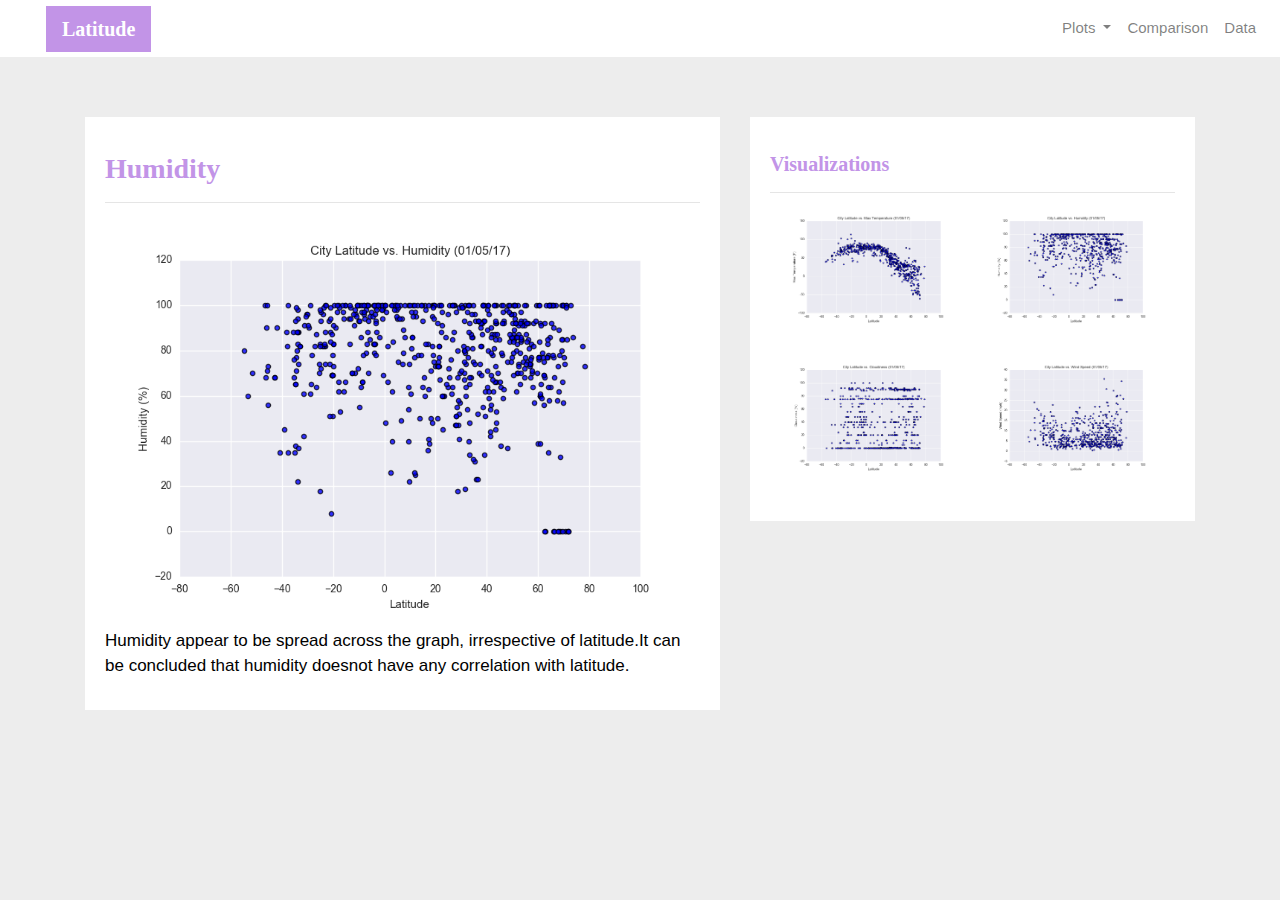
<file: humidity.html>
<!DOCTYPE html>
<html>

<head>
  <meta charset="utf-8" />
  <meta http-equiv="X-UA-Compatible" content="IE=edge">
  <title>Weather Data </title>
  <meta name="viewport" content="width=device-width, initial-scale=1">

  <!-- Bootstrap CSS -->
  <link rel="stylesheet" href="https://maxcdn.bootstrapcdn.com/bootstrap/4.0.0/css/bootstrap.min.css" integrity="sha384-Gn5384xqQ1aoWXA+058RXPxPg6fy4IWvTNh0E263XmFcJlSAwiGgFAW/dAiS6JXm"
    crossorigin="anonymous">

  <!--CSS Link-->
  <link rel="stylesheet" type="text/css" href="style.css">

</head>

<body>
  <!-- Navigation Section -->
  <div class="navigation">
    <nav class="navbar navbar-expand-lg navbar-light">
      <a class="navbar-brand" style="background-color: #c294e7;" href="index.html">Latitude</a>
      <button class="navbar-toggler  border border-white" type="button" data-toggle="collapse" data-target="#navbarNavDropdown"
        aria-controls="navbarNavDropdown" aria-expanded="false" aria-label="Toggle navigation">
        <span class="navbar-toggler-icon"></span>
      </button>
      <div class="collapse navbar-collapse" id="navbarNavDropdown">
        <ul class="navbar-nav ml-auto">
          
          <li class="nav-item dropdown">
            <a class="nav-link dropdown-toggle" href="#" id="navbarDropdownMenuLink" data-toggle="dropdown"
              aria-haspopup="true" aria-expanded="false">
              Plots
            </a>
            <div class="dropdown-menu" aria-labelledby="navbarDropdownMenuLink">
              <a class="dropdown-item" href="max_temperature.html">Max Temperature</a>
              <a class="dropdown-item" href="humidity.html">Humidity</a>
              <a class="dropdown-item" href="cloudiness.html">Cloudiness</a>
              <a class="dropdown-item" href="wind_speed.html">Wind Speed</a>
            </div>
          </li>
          <li class="nav-item">
            <a class="nav-link" href="comparisons.html">Comparison</a>
          </li>
          <li class="nav-item">
            <a class="nav-link" href="data.html">Data</a>
          </li>

        </ul>
      </div>
    </nav>
  </div>
  <!-- Content Section -->
  <div class="container">
    <div class="row">
        <div class="col-lg-7 col-md-12">
            <!-- Left box  -->
            <div class="box">
                <h3 class="title">Humidity</h3>
                <hr>
                <img src="Resources/assets/images/Fig2.png"  alt="Humidity Graph">
                <p>Humidity appear to be spread across the graph, irrespective of latitude.It can be 
                    concluded that humidity doesnot have any correlation with latitude.
                </p>
            </div><!--div class box-->
        </div><!--"col-lg-7 col-md-12"-->
        <div class="col-lg-5 col-md-12">
            <!-- Right Box -->
            <div class="box">
              <h5 class="title">Visualizations</h5>
              <hr>
    
    
              <div class="container">
                <div class="row" style="padding-bottom: 30px;">
                  <div class="col-6">
                    <a href="max_temperature.html">
                      <img class="panel" src="Resources/assets/images/Fig1.png" alt="Max Temperature Image">
                    </a>
                  </div>
                  <div class="col-6">
                    <a href="humidity.html">
                      <img class="panel" src="Resources/assets/images/Fig2.png" alt="Humidity Graph">
                    </a>
                  </div>
                </div>
    
                <div class="row" style="padding-bottom: 30px;">
                  <div class="col-6">
                    <a href="cloudiness.html">
                      <img class="panel" src="Resources/assets/images/Fig3.png" alt="Cloudiness Graph">
                    </a>
                  </div>
                  <div class="col-6">
                    <a href="wind_speed.html">
                        <img class="panel" src="Resources/assets/images/Fig4.png" alt="Wind Speed Graph">
                    </a>
                  </div>            
                </div>
    
    
              </div>
            </div> <!--div class box-->      
        </div>

    </div><!--class row-->
   </div><!--Class container-->







  

<!-- Bootstrap JS -->
<script src="https://code.jquery.com/jquery-3.2.1.slim.min.js" integrity="sha384-KJ3o2DKtIkvYIK3UENzmM7KCkRr/rE9/Qpg6aAZGJwFDMVNA/GpGFF93hXpG5KkN"
crossorigin="anonymous"></script>
<script src="https://cdnjs.cloudflare.com/ajax/libs/popper.js/1.12.9/umd/popper.min.js" integrity="sha384-ApNbgh9B+Y1QKtv3Rn7W3mgPxhU9K/ScQsAP7hUibX39j7fakFPskvXusvfa0b4Q"
crossorigin="anonymous"></script>
<script src="https://maxcdn.bootstrapcdn.com/bootstrap/4.0.0/js/bootstrap.min.js" integrity="sha384-JZR6Spejh4U02d8jOt6vLEHfe/JQGiRRSQQxSfFWpi1MquVdAyjUar5+76PVCmYl"
crossorigin="anonymous"></script>

</body>

</html>
</file>
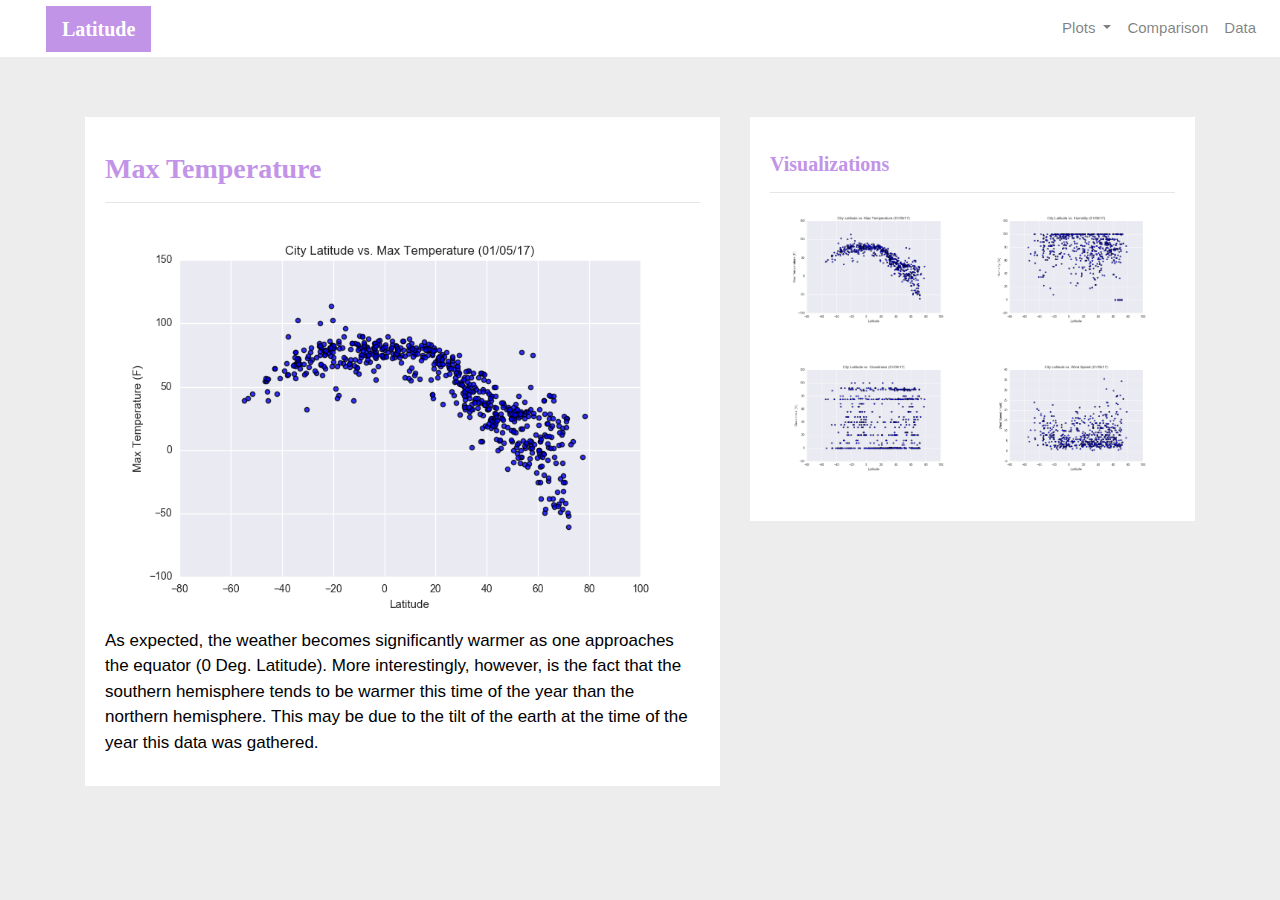
<file: max_temperature.html>
<!DOCTYPE html>
<html>

<head>
  <meta charset="utf-8" />
  <meta http-equiv="X-UA-Compatible" content="IE=edge">
  <title>Weather Data </title>
  <meta name="viewport" content="width=device-width, initial-scale=1">

  <!-- Bootstrap CSS -->
  <link rel="stylesheet" href="https://maxcdn.bootstrapcdn.com/bootstrap/4.0.0/css/bootstrap.min.css" integrity="sha384-Gn5384xqQ1aoWXA+058RXPxPg6fy4IWvTNh0E263XmFcJlSAwiGgFAW/dAiS6JXm"
    crossorigin="anonymous">

  <!--CSS Link-->
  <link rel="stylesheet" type="text/css" href="style.css">

</head>

<body>
  <!-- Navigation Section -->
  <div class="navigation">
    <nav class="navbar navbar-expand-lg navbar-light">
      <a class="navbar-brand" style="background-color: #c294e7;" href="index.html">Latitude</a>
      <button class="navbar-toggler  border border-white" type="button" data-toggle="collapse" data-target="#navbarNavDropdown"
        aria-controls="navbarNavDropdown" aria-expanded="false" aria-label="Toggle navigation">
        <span class="navbar-toggler-icon"></span>
      </button>
      <div class="collapse navbar-collapse" id="navbarNavDropdown">
        <ul class="navbar-nav ml-auto">
          
          <li class="nav-item dropdown">
            <a class="nav-link dropdown-toggle" href="#" id="navbarDropdownMenuLink" data-toggle="dropdown"
              aria-haspopup="true" aria-expanded="false">
              Plots
            </a>
            <div class="dropdown-menu" aria-labelledby="navbarDropdownMenuLink">
              <a class="dropdown-item" href="max_temperature.html">Max Temperature</a>
              <a class="dropdown-item" href="humidity.html">Humidity</a>
              <a class="dropdown-item" href="cloudiness.html">Cloudiness</a>
              <a class="dropdown-item" href="wind_speed.html">Wind Speed</a>
            </div>
          </li>
          <li class="nav-item">
            <a class="nav-link" href="comparisons.html">Comparison</a>
          </li>
          <li class="nav-item">
            <a class="nav-link" href="data.html">Data</a>
          </li>

        </ul>
      </div>
    </nav>
  </div>

  <!-- Content Section -->
  <div class="container">
    <div class="row">
      <div class="col-lg-7 col-md-12">
        <!-- Left box  -->
        <div class="box">
          <h3 class="title">Max Temperature</h3>
          <hr>
          <img src="Resources/assets/images/Fig1.png"  alt="Max Temperature Graph">
          <p>As expected, the weather becomes significantly warmer as one approaches the equator (0 Deg. Latitude).
            More interestingly, however, is the fact that the southern hemisphere tends to be warmer this time of the
            year than the northern hemisphere. This may be due to the tilt of the earth at the time of the year this
            data was gathered.</p>
        </div>
      </div>
      
      <div class="col-lg-5 col-md-12">
        <!-- Right Box -->
        <div class="box">
          <h5 class="title">Visualizations</h5>
          <hr>


          <div class="container">
            <div class="row" style="padding-bottom: 30px;">
              <div class="col-6">
                <a href="max_temperature.html">
                  <img class="panel" src="Resources/assets/images/Fig1.png" alt="Max Temperature Image">
                </a>
              </div>
              <div class="col-6">
                <a href="humidity.html">
                  <img class="panel" src="Resources/assets/images/Fig2.png" alt="Humidity Graph">
                </a>
              </div>
            </div>

            <div class="row" style="padding-bottom: 30px;">
              <div class="col-6">
                <a href="cloudiness.html">
                  <img class="panel" src="Resources/assets/images/Fig3.png" alt="Cloudiness Graph">
                </a>
              </div>
              <div class="col-6">
                <a href="wind_speed.html">
                  <img class="panel" src="Resources/assets/images/Fig4.png" alt="Wind Speed Graph">
                </a>
              </div>


            </div>
          </div>


        </div>
      </div>
    </div>
  </div>

<!-- Bootstrap JS -->
<script src="https://code.jquery.com/jquery-3.2.1.slim.min.js" integrity="sha384-KJ3o2DKtIkvYIK3UENzmM7KCkRr/rE9/Qpg6aAZGJwFDMVNA/GpGFF93hXpG5KkN"
crossorigin="anonymous"></script>
<script src="https://cdnjs.cloudflare.com/ajax/libs/popper.js/1.12.9/umd/popper.min.js" integrity="sha384-ApNbgh9B+Y1QKtv3Rn7W3mgPxhU9K/ScQsAP7hUibX39j7fakFPskvXusvfa0b4Q"
crossorigin="anonymous"></script>
<script src="https://maxcdn.bootstrapcdn.com/bootstrap/4.0.0/js/bootstrap.min.js" integrity="sha384-JZR6Spejh4U02d8jOt6vLEHfe/JQGiRRSQQxSfFWpi1MquVdAyjUar5+76PVCmYl"
crossorigin="anonymous"></script>

</body>

</html>
</file>
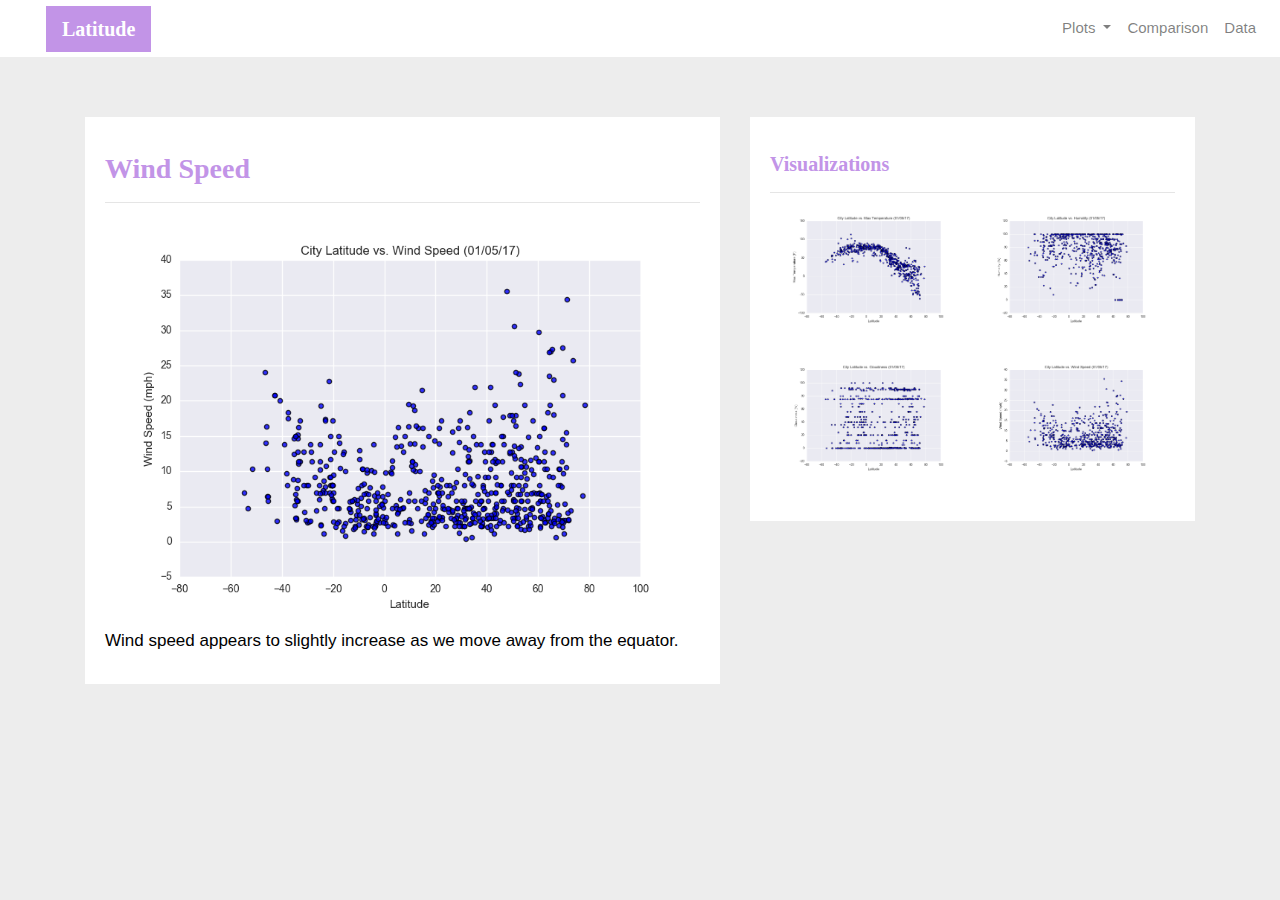
<file: wind_speed.html>
<!DOCTYPE html>
<html>

<head>
  <meta charset="utf-8" />
  <meta http-equiv="X-UA-Compatible" content="IE=edge">
  <title>Weather Data </title>
  <meta name="viewport" content="width=device-width, initial-scale=1">

  <!-- Bootstrap CSS -->
  <link rel="stylesheet" href="https://maxcdn.bootstrapcdn.com/bootstrap/4.0.0/css/bootstrap.min.css" integrity="sha384-Gn5384xqQ1aoWXA+058RXPxPg6fy4IWvTNh0E263XmFcJlSAwiGgFAW/dAiS6JXm"
    crossorigin="anonymous">

  <!--CSS Link-->
  <link rel="stylesheet" type="text/css" href="style.css">

</head>

<body>
  <!-- Navigation Section -->
  <div class="navigation">
    <nav class="navbar navbar-expand-lg navbar-light">
      <a class="navbar-brand" style="background-color: #c294e7;" href="index.html">Latitude</a>
      <button class="navbar-toggler  border border-white" type="button" data-toggle="collapse" data-target="#navbarNavDropdown"
        aria-controls="navbarNavDropdown" aria-expanded="false" aria-label="Toggle navigation">
        <span class="navbar-toggler-icon"></span>
      </button>
      <div class="collapse navbar-collapse" id="navbarNavDropdown">
        <ul class="navbar-nav ml-auto">
          
          <li class="nav-item dropdown">
            <a class="nav-link dropdown-toggle" href="#" id="navbarDropdownMenuLink" data-toggle="dropdown"
              aria-haspopup="true" aria-expanded="false">
              Plots
            </a>
            <div class="dropdown-menu" aria-labelledby="navbarDropdownMenuLink">
              <a class="dropdown-item" href="max_temperature.html">Max Temperature</a>
              <a class="dropdown-item" href="humidity.html">Humidity</a>
              <a class="dropdown-item" href="cloudiness.html">Cloudiness</a>
              <a class="dropdown-item" href="wind_speed.html">Wind Speed</a>
            </div>
          </li>
          <li class="nav-item">
            <a class="nav-link" href="comparisons.html">Comparison</a>
          </li>
          <li class="nav-item">
            <a class="nav-link" href="data.html">Data</a>
          </li>

        </ul>
      </div>
    </nav>
  </div>
  <!-- Content Section -->
  <div class="container">
    <div class="row">
      <div class="col-lg-7 col-md-12">
        <!-- Left box  -->
        <div class="box">
          <h3 class="title">Wind Speed</h3>
          <hr>
          <img src="Resources/assets/images/Fig4.png"  alt="Wind Speed Graph">
          <p>Wind speed appears to slightly increase as we move away from the equator. </p>
        </div>
      </div>
      <div class="col-lg-5 col-md-12">
        <!-- Right Box -->
        <div class="box">
          <h5 class="title">Visualizations</h5>
          <hr>


          <div class="container">
            <div class="row" style="padding-bottom: 30px;">
              <div class="col-6">
                <a href="max_temperature.html">
                  <img class="panel" src="Resources/assets/images/Fig1.png" alt="Max Temperature Image">
                </a>
              </div>
              <div class="col-6">
                <a href="humidity.html">
                  <img class="panel" src="Resources/assets/images/Fig2.png" alt="Humidity Graph">
                </a>
              </div>
            </div>

            <div class="row" style="padding-bottom: 30px;">
              <div class="col-6">
                <a href="cloudiness.html">
                  <img class="panel" src="Resources/assets/images/Fig3.png" alt="Cloudiness Graph">
                </a>
              </div>
              <div class="col-6">
                <a href="wind_speed.html">
                  <img class="panel" src="Resources/assets/images/Fig4.png" alt="Wind Speed Graph">
                </a>
              </div>


            </div>
          </div>


        </div>
      </div>
    </div>
  </div>

<!-- Bootstrap JS -->
<script src="https://code.jquery.com/jquery-3.2.1.slim.min.js" integrity="sha384-KJ3o2DKtIkvYIK3UENzmM7KCkRr/rE9/Qpg6aAZGJwFDMVNA/GpGFF93hXpG5KkN"
crossorigin="anonymous"></script>
<script src="https://cdnjs.cloudflare.com/ajax/libs/popper.js/1.12.9/umd/popper.min.js" integrity="sha384-ApNbgh9B+Y1QKtv3Rn7W3mgPxhU9K/ScQsAP7hUibX39j7fakFPskvXusvfa0b4Q"
crossorigin="anonymous"></script>
<script src="https://maxcdn.bootstrapcdn.com/bootstrap/4.0.0/js/bootstrap.min.js" integrity="sha384-JZR6Spejh4U02d8jOt6vLEHfe/JQGiRRSQQxSfFWpi1MquVdAyjUar5+76PVCmYl"
crossorigin="anonymous"></script>

</body>

</html>
</file>
<file: style.css>
/* Body */
body{
    background-color: #EDEDED; 
}
/* Navbar */
.navbar{
    max-height: 57px; 
}
.navigation .navbar-brand{
    color: white; 
    margin-left: 30px; 
    padding: inherit; 
    font-weight: bold; 
    background-color: #c294e7;
    font-family: Georgia, 'Times New Roman', Times, serif;
}
.navbar{
    background-color: white; 
    font-size: 15px; 
}
.active, .dropdown-menu .dropdown-item:active a:hover{
    background-color:#E7E7E7!important; 
}
.dropdown-item{
    color: #6D8092 !important; 
}
.dropdown .dropdown-menu .dropdown-item:active, .dropdown .dropdown-menu .dropdown-item:hover{
    background-color:#E7E7E7 !important; 
}
a{
    color: #6D8092;
    font-size: 15px; 
}
.nav-link:hover{
    background-color:#E7E7E7 !important;
   }

.navbar-brand:hover{
color: rgb(175, 175, 175) !important;
}
/* Images */
img{
    width:100% !important;
    height:100% !important;
}
.active, .panel:hover{
    border-color:#c294e7;
    border-style: solid; 
    
}
.vizualization{
    width:50% !important;
    height:50% !important;
}

/* Title Class  */
.title{
    color: #c294e7;  
    font-family: Georgia, 'Times New Roman', Times, serif;
    font-weight: bolder; 
    padding-top: 25px; 
}
/* Paragraph Element */
p{
 color: black;
 font-family: Arial, Helvetica, sans-serif;
 font-size: 17px; 
}
/* Box Class */
.box {
    margin-top: 60px; 
    margin-bottom: 62px; 
    padding: 10px 20px 15px; 
    color:black;
    background-color: white; 

  }
/* Table */
  .table{
    font-size: 15px; 
    border-top-color: white !important; 
}
/* Footer */
footer{
background-color: #666666; 
border-top-style: solid; 
border-top-width: 5px; 
border-top-color: #c294e7;
color: white; 
min-height: 55px; 
font-family: Arial, Helvetica, sans-serif;
font-size: 15px; 
text-align: center; 
position: fixed;
left: 0;
bottom: 0;
width: 100%;
padding-top: 15px; 
}
/* Media Queries */
@media(max-width: 992px){
.navbar-expand-lg{
background-color: #c294e7 !important;
}
.navbar{
    max-height: none; 
    padding: inherit;
}
.navbar div{
    margin: inherit; 
    background-color: white;  
}
.navbar-brand{
    padding: 10px !important; 
}

button{
    margin-right: 30px; 
}
button:focus {

    outline: 1px dotted;
    outline: 5px auto -webkit-focusring-color;
    
    }
}
</file>
